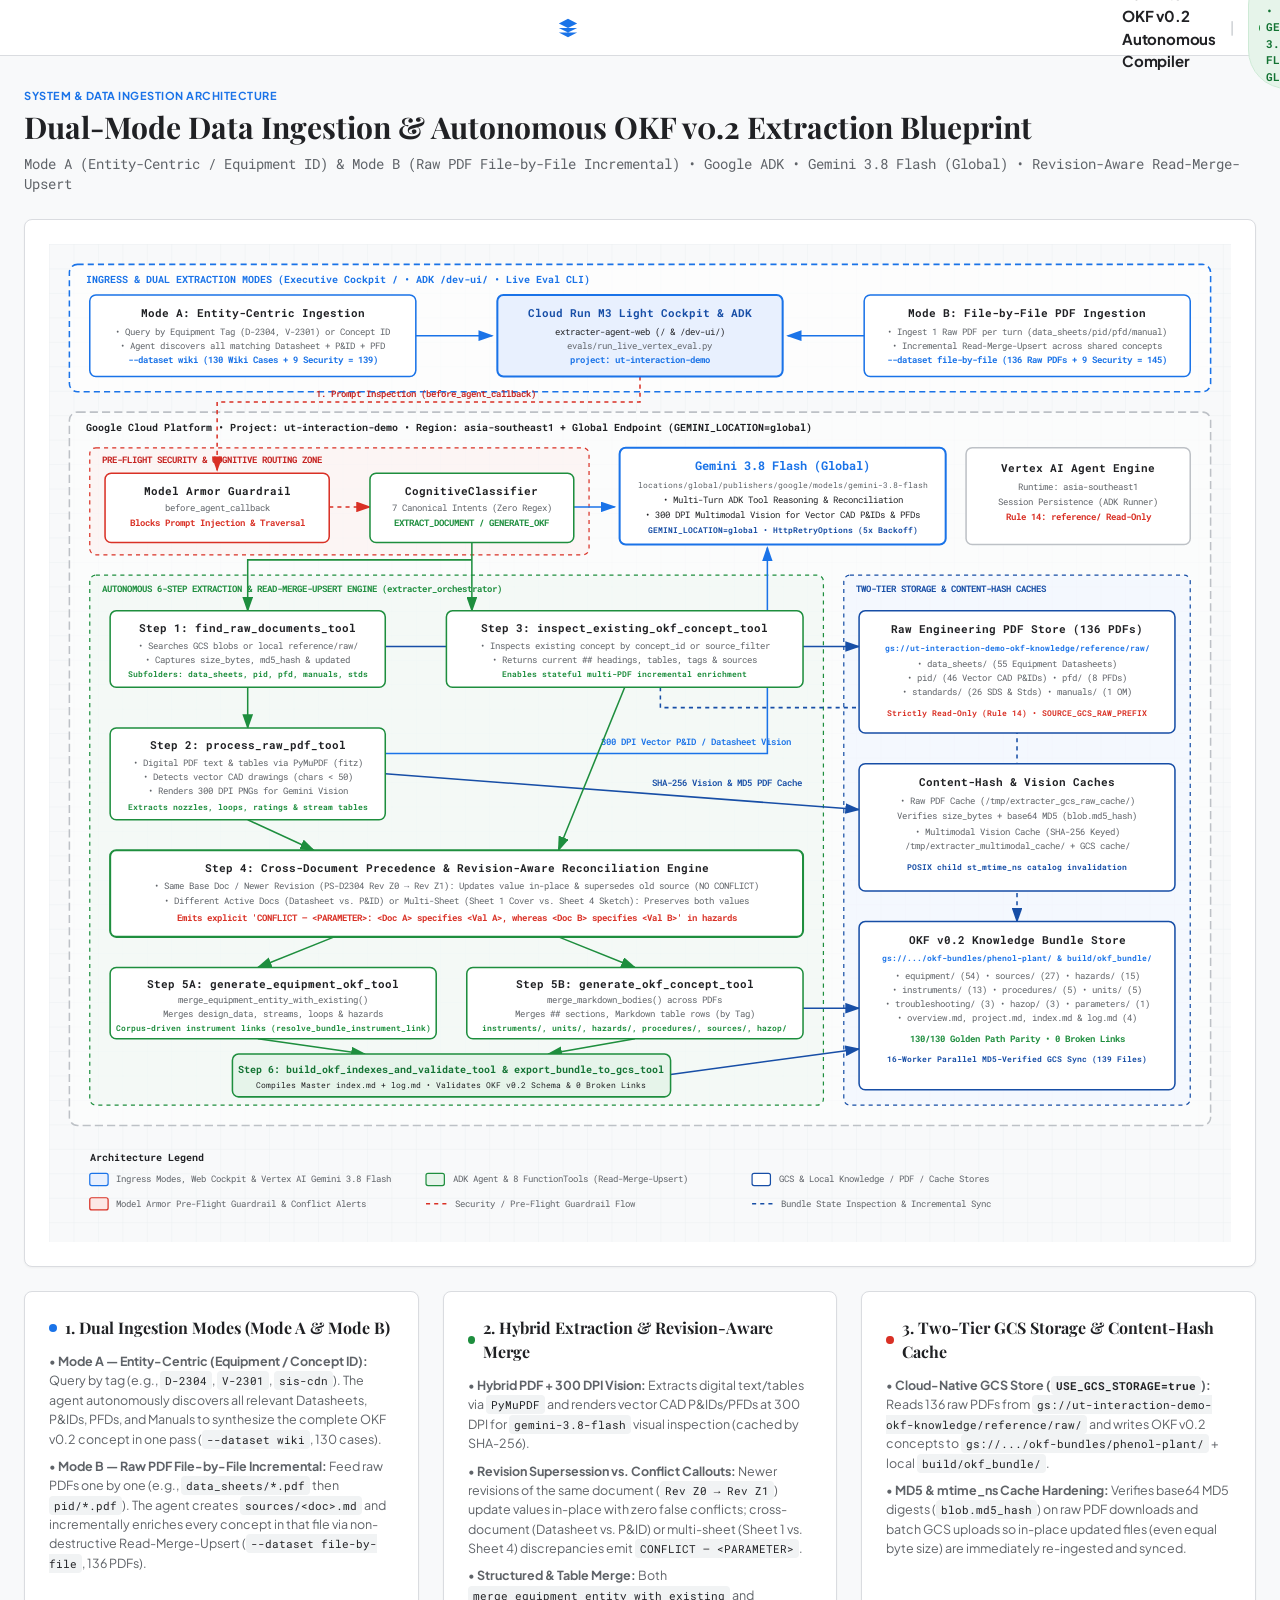
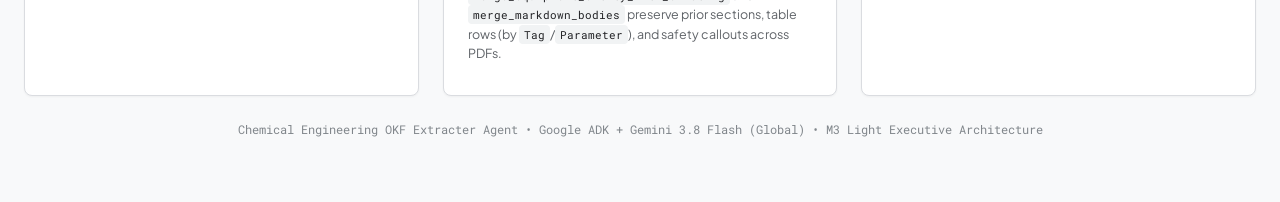
<file: docs/data-ingestion-architecture.html>
<!DOCTYPE html>
<html lang="en">
<head>
  <meta charset="UTF-8">
  <meta name="viewport" content="width=device-width, initial-scale=1.0">
  <title>OKF Extracter Agent — Dual-Mode Data Ingestion &amp; Extraction Architecture</title>
  <link rel="preconnect" href="https://fonts.googleapis.com">
  <link rel="preconnect" href="https://fonts.gstatic.com" crossorigin>
  <link href="https://fonts.googleapis.com/css2?family=Playfair+Display:ital,wght@0,600;0,700;1,600&family=Plus+Jakarta+Sans:wght@400;500;600;700;800&family=Inter:wght@400;500;600;700&family=Roboto+Mono:ital,wght@0,400;0,500;0,600;0,700;1,400&display=swap" rel="stylesheet">
  <style>
    :root {
      --m3-canvas: #F8F9FA;
      --m3-surface: #FFFFFF;
      --m3-surface-subtle: #F1F3F4;
      --m3-surface-variant: #E8EAED;
      --m3-border: #DADCE0;
      --m3-border-subtle: #ECEFF1;
      --m3-border-strong: #BDC1C6;
      --m3-primary: #1A73E8;
      --m3-primary-hover: #1557B0;
      --m3-primary-container: #E8F0FE;
      --m3-on-primary-container: #174EA6;
      --m3-critical: #D93025;
      --m3-critical-container: #FCE8E6;
      --m3-on-critical: #C5221F;
      --m3-success: #1E8E3E;
      --m3-success-container: #E6F4EA;
      --m3-text-primary: #202124;
      --m3-text-secondary: #5F6368;
      --m3-text-tertiary: #80868B;
      --font-serif: 'Playfair Display', Georgia, serif;
      --font-sans: 'Plus Jakarta Sans', 'Inter', -apple-system, BlinkMacSystemFont, sans-serif;
      --font-mono: 'Roboto Mono', monospace;
      --shadow-xs: 0 1px 2px rgba(60,64,67,0.05);
      --shadow-sm: 0 1px 3px rgba(60,64,67,0.08), 0 1px 2px rgba(60,64,67,0.04);
      --radius-sm: 6px;
      --radius-md: 8px;
      --radius-lg: 12px;
      --radius-full: 9999px;
      --sp-1: 8px;
      --sp-2: 16px;
      --sp-3: 24px;
      --sp-4: 32px;
    }

    * { box-sizing: border-box; margin: 0; padding: 0; }

    body {
      background-color: var(--m3-canvas);
      color: var(--m3-text-primary);
      font-family: var(--font-sans);
      line-height: 1.5;
      min-height: 100vh;
      -webkit-font-smoothing: antialiased;
    }

    header.app-header {
      background-color: var(--m3-surface);
      border-bottom: 1px solid var(--m3-border);
      height: 56px;
      padding: 0 28px;
      display: flex;
      align-items: center;
      justify-content: space-between;
      position: sticky;
      top: 0;
      z-index: 200;
    }

    .brand-cluster { display: flex; align-items: center; gap: 14px; }
    .brand-logo-icon { width: 22px; height: 22px; color: var(--m3-primary); }
    .brand-title { font-size: 15px; font-weight: 700; letter-spacing: -0.2px; }
    .header-sep { color: var(--m3-border-strong); font-size: 14px; }
    .header-sys-badge {
      display: inline-flex; align-items: center; gap: 6px;
      background: var(--m3-success-container); color: #137333; border: 1px solid #CEEAD6;
      border-radius: var(--radius-full); padding: 3px 10px;
      font-size: 11px; font-family: var(--font-mono); font-weight: 700; letter-spacing: 0.3px;
    }
    .sys-dot-live { width: 6px; height: 6px; border-radius: 50%; background: var(--m3-success); }

    .btn {
      display: inline-flex; align-items: center; justify-content: center; gap: 8px;
      padding: 8px 16px; border-radius: var(--radius-sm);
      font-family: var(--font-sans); font-size: 13px; font-weight: 600;
      cursor: pointer; border: 1px solid var(--m3-border);
      background: var(--m3-surface); color: var(--m3-text-primary);
      transition: all 0.15s; text-decoration: none;
    }
    .btn:hover { background-color: var(--m3-surface-subtle); }
    .btn-primary { background: var(--m3-primary); color: #fff; border-color: var(--m3-primary); }
    .btn-primary:hover { background: var(--m3-primary-hover); }

    .container {
      margin: 0 auto;
      max-width: 1280px;
      padding: var(--sp-4) var(--sp-3) 64px var(--sp-3);
    }

    .eyebrow {
      font-size: 11px; font-weight: 700; color: var(--m3-primary);
      letter-spacing: 0.5px; text-transform: uppercase; margin-bottom: 4px;
    }

    h1 {
      font-family: var(--font-serif);
      font-size: 30px;
      font-weight: 700;
      line-height: 1.25;
      margin-bottom: 8px;
      color: var(--m3-text-primary);
    }

    .subtitle {
      color: var(--m3-text-secondary);
      font-size: 13.5px;
      margin-bottom: var(--sp-3);
      font-family: var(--font-mono);
    }

    .diagram-container {
      background: var(--m3-surface);
      border: 1px solid var(--m3-border);
      border-radius: var(--radius-md);
      box-shadow: var(--shadow-xs);
      overflow-x: auto;
      padding: var(--sp-3);
    }

    svg {
      display: block;
      min-width: 1080px;
      width: 100%;
      font-family: var(--font-mono);
    }

    .cards {
      display: grid;
      gap: var(--sp-3);
      grid-template-columns: repeat(3, 1fr);
      margin-top: var(--sp-3);
    }

    .card {
      background: var(--m3-surface);
      border: 1px solid var(--m3-border);
      border-radius: var(--radius-md);
      padding: var(--sp-3);
      box-shadow: var(--shadow-xs);
    }

    .card-header {
      align-items: center;
      display: flex;
      gap: 8px;
      margin-bottom: 12px;
    }

    .card-dot {
      border-radius: 50%;
      height: 8px;
      width: 8px;
    }

    .card-dot.blue { background: var(--m3-primary); }
    .card-dot.green { background: var(--m3-success); }
    .card-dot.red { background: var(--m3-critical); }

    .card h3 {
      font-family: var(--font-serif);
      font-size: 16px;
      font-weight: 700;
      color: var(--m3-text-primary);
    }

    .card ul {
      color: var(--m3-text-secondary);
      font-size: 12.5px;
      line-height: 1.55;
      list-style: none;
    }

    .card li { margin-bottom: 8px; }
    .card code {
      font-family: var(--font-mono);
      font-size: 11px;
      background: var(--m3-surface-subtle);
      padding: 2px 5px;
      border-radius: 4px;
      color: var(--m3-text-primary);
    }

    .footer {
      color: var(--m3-text-tertiary);
      font-size: 12px;
      font-family: var(--font-mono);
      margin-top: var(--sp-3);
      text-align: center;
    }

    @media (max-width: 960px) {
      .cards { grid-template-columns: 1fr; }
    }
  </style>
</head>
<body>
  <header class="app-header">
    <div class="brand-cluster">
      <svg class="brand-logo-icon" viewBox="0 0 24 24" fill="currentColor">
        <path d="M12 2L2 7l10 5 10-5-10-5zM2 17l10 5 10-5M2 12l10 5 10-5"/>
      </svg>
      <span class="brand-title">P&amp;ID-to-OKF v0.2 Autonomous Compiler</span>
      <span class="header-sep">|</span>
      <div class="header-sys-badge"><span class="sys-dot-live"></span><span>SYS: ONLINE &bull; GEMINI 3.8 FLASH GLOBAL</span></div>
    </div>
    <div style="display:flex; gap:12px;">
      <a class="btn" href="/">Back to Executive Cockpit</a>
      <a class="btn btn-primary" href="/dev-ui/?app=extracter_agent">Open ADK Dev UI &rsaquo;</a>
    </div>
  </header>

  <div class="container">
    <div class="eyebrow">System &amp; Data Ingestion Architecture</div>
    <h1>Dual-Mode Data Ingestion &amp; Autonomous OKF v0.2 Extraction Blueprint</h1>
    <p class="subtitle">Mode A (Entity-Centric / Equipment ID) &amp; Mode B (Raw PDF File-by-File Incremental) &bull; Google ADK &bull; Gemini 3.8 Flash (Global) &bull; Revision-Aware Read-Merge-Upsert</p>

    <div class="diagram-container">
      <svg viewBox="0 0 1160 980" role="img" aria-label="Dual-mode data ingestion and OKF v0.2 extraction architecture">
        <defs>
          <marker id="arrow-blue" markerWidth="10" markerHeight="7" refX="9" refY="3.5" orient="auto">
            <polygon points="0 0, 10 3.5, 0 7" fill="#1A73E8" />
          </marker>
          <marker id="arrow-green" markerWidth="10" markerHeight="7" refX="9" refY="3.5" orient="auto">
            <polygon points="0 0, 10 3.5, 0 7" fill="#1E8E3E" />
          </marker>
          <marker id="arrow-navy" markerWidth="10" markerHeight="7" refX="9" refY="3.5" orient="auto">
            <polygon points="0 0, 10 3.5, 0 7" fill="#174EA6" />
          </marker>
          <marker id="arrow-red" markerWidth="10" markerHeight="7" refX="9" refY="3.5" orient="auto">
            <polygon points="0 0, 10 3.5, 0 7" fill="#D93025" />
          </marker>
          <pattern id="grid" width="24" height="24" patternUnits="userSpaceOnUse">
            <path d="M 24 0 L 0 0 0 24" fill="none" stroke="#ECEFF1" stroke-width="1"/>
          </pattern>
        </defs>

        <!-- Background Grid -->
        <rect width="100%" height="100%" fill="#F8F9FA" />
        <rect width="100%" height="100%" fill="url(#grid)" />

        <!-- 1. BOUNDARY BOXES -->
        <rect x="20" y="20" width="1120" height="125" rx="8" fill="#FFFFFF" fill-opacity="0.7" stroke="#1A73E8" stroke-width="1.5" stroke-dasharray="6,4"/>
        <text x="36" y="38" fill="#1A73E8" font-size="10" font-weight="700">INGRESS &amp; DUAL EXTRACTION MODES (Executive Cockpit / &bull; ADK /dev-ui/ &bull; Live Eval CLI)</text>

        <rect x="20" y="165" width="1120" height="700" rx="8" fill="#FFFFFF" fill-opacity="0.55" stroke="#BDC1C6" stroke-width="1.5" stroke-dasharray="8,4"/>
        <text x="36" y="184" fill="#202124" font-size="10" font-weight="700">Google Cloud Platform &bull; Project: ut-interaction-demo &bull; Region: asia-southeast1 + Global Endpoint (GEMINI_LOCATION=global)</text>

        <rect x="40" y="200" width="490" height="105" rx="6" fill="#FCE8E6" fill-opacity="0.35" stroke="#D93025" stroke-width="1.2" stroke-dasharray="4,4"/>
        <text x="52" y="215" fill="#C5221F" font-size="8.5" font-weight="700">PRE-FLIGHT SECURITY &amp; COGNITIVE ROUTING ZONE</text>

        <rect x="40" y="325" width="720" height="520" rx="6" fill="#E6F4EA" fill-opacity="0.35" stroke="#1E8E3E" stroke-width="1.2" stroke-dasharray="4,4"/>
        <text x="52" y="342" fill="#1E8E3E" font-size="9" font-weight="700">AUTONOMOUS 6-STEP EXTRACTION &amp; READ-MERGE-UPSERT ENGINE (extracter_orchestrator)</text>

        <rect x="780" y="325" width="340" height="520" rx="6" fill="#E8F0FE" fill-opacity="0.4" stroke="#174EA6" stroke-width="1.2" stroke-dasharray="4,4"/>
        <text x="792" y="342" fill="#174EA6" font-size="9" font-weight="700">TWO-TIER STORAGE &amp; CONTENT-HASH CACHES</text>

        <!-- 2. CONNECTION ARROWS -->
        <line x1="360" y1="90" x2="435" y2="90" stroke="#1A73E8" stroke-width="1.5" marker-end="url(#arrow-blue)"/>
        <line x1="800" y1="90" x2="725" y2="90" stroke="#1A73E8" stroke-width="1.5" marker-end="url(#arrow-blue)"/>

        <path d="M 580 130 L 580 155 L 165 155 L 165 222" fill="none" stroke="#D93025" stroke-width="1.5" stroke-dasharray="4,4" marker-end="url(#arrow-red)"/>
        <text x="370" y="150" fill="#C5221F" font-size="8.5" font-weight="600" text-anchor="middle">1. Prompt Inspection (before_agent_callback)</text>

        <line x1="275" y1="258" x2="315" y2="258" stroke="#D93025" stroke-width="1.5" stroke-dasharray="4,4" marker-end="url(#arrow-red)"/>
        <line x1="515" y1="258" x2="555" y2="258" stroke="#1A73E8" stroke-width="1.5" marker-end="url(#arrow-blue)"/>

        <path d="M 415 292 L 415 360" fill="none" stroke="#1E8E3E" stroke-width="1.5" marker-end="url(#arrow-green)"/>
        <path d="M 415 310 L 195 310 L 195 360" fill="none" stroke="#1E8E3E" stroke-width="1.5" marker-end="url(#arrow-green)"/>

        <path d="M 330 395 L 795 395" fill="none" stroke="#174EA6" stroke-width="1.5" marker-end="url(#arrow-navy)"/>
        <text x="650" y="388" fill="#174EA6" font-size="8.5" font-weight="600" text-anchor="middle">List Blobs &amp; MD5 Digest</text>

        <line x1="195" y1="435" x2="195" y2="475" stroke="#1E8E3E" stroke-width="1.5" marker-end="url(#arrow-green)"/>

        <path d="M 600 435 L 600 455 L 950 455 L 950 665" fill="none" stroke="#174EA6" stroke-width="1.5" stroke-dasharray="4,4" marker-end="url(#arrow-navy)"/>

        <line x1="330" y1="520" x2="795" y2="555" stroke="#174EA6" stroke-width="1.5" marker-end="url(#arrow-navy)"/>
        <text x="665" y="532" fill="#174EA6" font-size="8.5" font-weight="600" text-anchor="middle">SHA-256 Vision &amp; MD5 PDF Cache</text>

        <path d="M 330 500 L 705 500 L 705 298" fill="none" stroke="#1A73E8" stroke-width="1.5" marker-end="url(#arrow-blue)"/>
        <text x="635" y="492" fill="#1A73E8" font-size="8.5" font-weight="600" text-anchor="middle">300 DPI Vector P&amp;ID / Datasheet Vision</text>

        <line x1="195" y1="565" x2="260" y2="595" stroke="#1E8E3E" stroke-width="1.5" marker-end="url(#arrow-green)"/>
        <line x1="565" y1="435" x2="500" y2="595" stroke="#1E8E3E" stroke-width="1.5" marker-end="url(#arrow-green)"/>

        <line x1="280" y1="680" x2="205" y2="710" stroke="#1E8E3E" stroke-width="1.5" marker-end="url(#arrow-green)"/>
        <line x1="500" y1="680" x2="575" y2="710" stroke="#1E8E3E" stroke-width="1.5" marker-end="url(#arrow-green)"/>

        <line x1="205" y1="780" x2="310" y2="795" stroke="#1E8E3E" stroke-width="1.5" marker-end="url(#arrow-green)"/>
        <line x1="575" y1="780" x2="490" y2="795" stroke="#1E8E3E" stroke-width="1.5" marker-end="url(#arrow-green)"/>

        <line x1="740" y1="750" x2="795" y2="750" stroke="#174EA6" stroke-width="1.5" marker-end="url(#arrow-navy)"/>
        <line x1="610" y1="815" x2="795" y2="790" stroke="#174EA6" stroke-width="1.5" marker-end="url(#arrow-navy)"/>

        <!-- 3. COMPONENT BOXES -->
        <!-- Mode A Box -->
        <rect x="40" y="50" width="320" height="80" rx="6" fill="#FFFFFF" stroke="#1A73E8" stroke-width="1.5"/>
        <text x="200" y="72" fill="#202124" font-size="11" font-weight="700" text-anchor="middle">Mode A: Entity-Centric Ingestion</text>
        <text x="200" y="89" fill="#5F6368" font-size="8.5" text-anchor="middle">&bull; Query by Equipment Tag (D-2304, V-2301) or Concept ID</text>
        <text x="200" y="103" fill="#5F6368" font-size="8.5" text-anchor="middle">&bull; Agent discovers all matching Datasheet + P&amp;ID + PFD</text>
        <text x="200" y="117" fill="#1A73E8" font-size="8.5" font-weight="700" text-anchor="middle">--dataset wiki (130 Wiki Cases + 9 Security = 139)</text>

        <!-- Ingress Router -->
        <rect x="440" y="50" width="280" height="80" rx="6" fill="#E8F0FE" stroke="#1A73E8" stroke-width="2"/>
        <text x="580" y="72" fill="#174EA6" font-size="11" font-weight="700" text-anchor="middle">Cloud Run M3 Light Cockpit &amp; ADK</text>
        <text x="580" y="89" fill="#202124" font-size="8.5" text-anchor="middle">extracter-agent-web (/ &amp; /dev-ui/)</text>
        <text x="580" y="103" fill="#5F6368" font-size="8.5" text-anchor="middle">evals/run_live_vertex_eval.py</text>
        <text x="580" y="117" fill="#1A73E8" font-size="8.5" font-weight="700" text-anchor="middle">project: ut-interaction-demo</text>

        <!-- Mode B Box -->
        <rect x="800" y="50" width="320" height="80" rx="6" fill="#FFFFFF" stroke="#1A73E8" stroke-width="1.5"/>
        <text x="960" y="72" fill="#202124" font-size="11" font-weight="700" text-anchor="middle">Mode B: File-by-File PDF Ingestion</text>
        <text x="960" y="89" fill="#5F6368" font-size="8.5" text-anchor="middle">&bull; Ingest 1 Raw PDF per turn (data_sheets/pid/pfd/manual)</text>
        <text x="960" y="103" fill="#5F6368" font-size="8.5" text-anchor="middle">&bull; Incremental Read-Merge-Upsert across shared concepts</text>
        <text x="960" y="117" fill="#1A73E8" font-size="8.5" font-weight="700" text-anchor="middle">--dataset file-by-file (136 Raw PDFs + 9 Security = 145)</text>

        <!-- Security Guardrail Box -->
        <rect x="55" y="225" width="220" height="68" rx="6" fill="#FFFFFF" stroke="#D93025" stroke-width="1.5"/>
        <text x="165" y="246" fill="#202124" font-size="11" font-weight="700" text-anchor="middle">Model Armor Guardrail</text>
        <text x="165" y="262" fill="#5F6368" font-size="8.5" text-anchor="middle">before_agent_callback</text>
        <text x="165" y="277" fill="#D93025" font-size="8.5" font-weight="700" text-anchor="middle">Blocks Prompt Injection &amp; Traversal</text>

        <!-- Cognitive Classifier Box -->
        <rect x="315" y="225" width="200" height="68" rx="6" fill="#FFFFFF" stroke="#1E8E3E" stroke-width="1.5"/>
        <text x="415" y="246" fill="#202124" font-size="11" font-weight="700" text-anchor="middle">CognitiveClassifier</text>
        <text x="415" y="262" fill="#5F6368" font-size="8.5" text-anchor="middle">7 Canonical Intents (Zero Regex)</text>
        <text x="415" y="277" fill="#1E8E3E" font-size="8.5" font-weight="700" text-anchor="middle">EXTRACT_DOCUMENT / GENERATE_OKF</text>

        <!-- Gemini 3.8 Flash Global Box -->
        <rect x="560" y="200" width="320" height="95" rx="6" fill="#FFFFFF" stroke="#1A73E8" stroke-width="2"/>
        <text x="720" y="222" fill="#1A73E8" font-size="12" font-weight="700" text-anchor="middle">Gemini 3.8 Flash (Global)</text>
        <text x="720" y="239" fill="#5F6368" font-size="8" text-anchor="middle">locations/global/publishers/google/models/gemini-3.8-flash</text>
        <text x="720" y="254" fill="#202124" font-size="8.5" text-anchor="middle">&bull; Multi-Turn ADK Tool Reasoning &amp; Reconciliation</text>
        <text x="720" y="269" fill="#202124" font-size="8.5" text-anchor="middle">&bull; 300 DPI Multimodal Vision for Vector CAD P&amp;IDs &amp; PFDs</text>
        <text x="720" y="284" fill="#174EA6" font-size="8" font-weight="700" text-anchor="middle">GEMINI_LOCATION=global &bull; HttpRetryOptions (5x Backoff)</text>

        <!-- Vertex AI Session Service Box -->
        <rect x="900" y="200" width="220" height="95" rx="6" fill="#FFFFFF" stroke="#BDC1C6" stroke-width="1.5"/>
        <text x="1010" y="224" fill="#202124" font-size="11" font-weight="700" text-anchor="middle">Vertex AI Agent Engine</text>
        <text x="1010" y="241" fill="#5F6368" font-size="8.5" text-anchor="middle">Runtime: asia-southeast1</text>
        <text x="1010" y="256" fill="#5F6368" font-size="8.5" text-anchor="middle">Session Persistence (ADK Runner)</text>
        <text x="1010" y="271" fill="#D93025" font-size="8.5" font-weight="700" text-anchor="middle">Rule 14: reference/ Read-Only</text>

        <!-- Step 1: find_raw_documents_tool -->
        <rect x="60" y="360" width="270" height="75" rx="6" fill="#FFFFFF" stroke="#1E8E3E" stroke-width="1.5"/>
        <text x="195" y="381" fill="#202124" font-size="11" font-weight="700" text-anchor="middle">Step 1: find_raw_documents_tool</text>
        <text x="195" y="397" fill="#5F6368" font-size="8.5" text-anchor="middle">&bull; Searches GCS blobs or local reference/raw/</text>
        <text x="195" y="411" fill="#5F6368" font-size="8.5" text-anchor="middle">&bull; Captures size_bytes, md5_hash &amp; updated</text>
        <text x="195" y="425" fill="#1E8E3E" font-size="8" font-weight="700" text-anchor="middle">Subfolders: data_sheets, pid, pfd, manuals, stds</text>

        <!-- Step 3: inspect_existing_okf_concept_tool -->
        <rect x="390" y="360" width="350" height="75" rx="6" fill="#FFFFFF" stroke="#1E8E3E" stroke-width="1.5"/>
        <text x="565" y="381" fill="#202124" font-size="11" font-weight="700" text-anchor="middle">Step 3: inspect_existing_okf_concept_tool</text>
        <text x="565" y="397" fill="#5F6368" font-size="8.5" text-anchor="middle">&bull; Inspects existing concept by concept_id or source_filter</text>
        <text x="565" y="411" fill="#5F6368" font-size="8.5" text-anchor="middle">&bull; Returns current ## headings, tables, tags &amp; sources</text>
        <text x="565" y="425" fill="#1E8E3E" font-size="8" font-weight="700" text-anchor="middle">Enables stateful multi-PDF incremental enrichment</text>

        <!-- Step 2: process_raw_pdf_tool -->
        <rect x="60" y="475" width="270" height="90" rx="6" fill="#FFFFFF" stroke="#1E8E3E" stroke-width="1.5"/>
        <text x="195" y="496" fill="#202124" font-size="11" font-weight="700" text-anchor="middle">Step 2: process_raw_pdf_tool</text>
        <text x="195" y="512" fill="#5F6368" font-size="8.5" text-anchor="middle">&bull; Digital PDF text &amp; tables via PyMuPDF (fitz)</text>
        <text x="195" y="526" fill="#5F6368" font-size="8.5" text-anchor="middle">&bull; Detects vector CAD drawings (chars &lt; 50)</text>
        <text x="195" y="540" fill="#5F6368" font-size="8.5" text-anchor="middle">&bull; Renders 300 DPI PNGs for Gemini Vision</text>
        <text x="195" y="555" fill="#1E8E3E" font-size="8" font-weight="700" text-anchor="middle">Extracts nozzles, loops, ratings &amp; stream tables</text>

        <!-- Step 4: Revision-Aware Reconciliation & Precedence Engine -->
        <rect x="60" y="595" width="680" height="85" rx="6" fill="#FFFFFF" stroke="#1E8E3E" stroke-width="2"/>
        <text x="400" y="616" fill="#202124" font-size="11" font-weight="700" text-anchor="middle">Step 4: Cross-Document Precedence &amp; Revision-Aware Reconciliation Engine</text>
        <text x="400" y="633" fill="#5F6368" font-size="8.5" text-anchor="middle">&bull; Same Base Doc / Newer Revision (PS-D2304 Rev Z0 &rarr; Rev Z1): Updates value in-place &amp; supersedes old source (NO CONFLICT)</text>
        <text x="400" y="648" fill="#5F6368" font-size="8.5" text-anchor="middle">&bull; Different Active Docs (Datasheet vs. P&amp;ID) or Multi-Sheet (Sheet 1 Cover vs. Sheet 4 Sketch): Preserves both values</text>
        <text x="400" y="664" fill="#D93025" font-size="8.5" font-weight="700" text-anchor="middle">Emits explicit 'CONFLICT &mdash; &lt;PARAMETER&gt;: &lt;Doc A&gt; specifies &lt;Val A&gt;, whereas &lt;Doc B&gt; specifies &lt;Val B&gt;' in hazards</text>

        <!-- Step 5A: generate_equipment_okf_tool -->
        <rect x="60" y="710" width="320" height="70" rx="6" fill="#FFFFFF" stroke="#1E8E3E" stroke-width="1.5"/>
        <text x="220" y="730" fill="#202124" font-size="10.5" font-weight="700" text-anchor="middle">Step 5A: generate_equipment_okf_tool</text>
        <text x="220" y="745" fill="#5F6368" font-size="8.5" text-anchor="middle">merge_equipment_entity_with_existing()</text>
        <text x="220" y="759" fill="#5F6368" font-size="8.5" text-anchor="middle">Merges design_data, streams, loops &amp; hazards</text>
        <text x="220" y="772" fill="#1E8E3E" font-size="7.5" font-weight="700" text-anchor="middle">Corpus-driven instrument links (resolve_bundle_instrument_link)</text>

        <!-- Step 5B: generate_okf_concept_tool -->
        <rect x="410" y="710" width="330" height="70" rx="6" fill="#FFFFFF" stroke="#1E8E3E" stroke-width="1.5"/>
        <text x="575" y="730" fill="#202124" font-size="10.5" font-weight="700" text-anchor="middle">Step 5B: generate_okf_concept_tool</text>
        <text x="575" y="745" fill="#5F6368" font-size="8.5" text-anchor="middle">merge_markdown_bodies() across PDFs</text>
        <text x="575" y="759" fill="#5F6368" font-size="8.5" text-anchor="middle">Merges ## sections, Markdown table rows (by Tag)</text>
        <text x="575" y="772" fill="#1E8E3E" font-size="7.5" font-weight="700" text-anchor="middle">instruments/, units/, hazards/, procedures/, sources/, hazop/</text>

        <!-- Step 6: build_okf_indexes_and_validate_tool -->
        <rect x="180" y="795" width="430" height="42" rx="6" fill="#E6F4EA" stroke="#1E8E3E" stroke-width="1.5"/>
        <text x="395" y="814" fill="#137333" font-size="10" font-weight="700" text-anchor="middle">Step 6: build_okf_indexes_and_validate_tool &amp; export_bundle_to_gcs_tool</text>
        <text x="395" y="828" fill="#202124" font-size="8" text-anchor="middle">Compiles Master index.md + log.md &bull; Validates OKF v0.2 Schema &amp; 0 Broken Links</text>

        <!-- Storage Box 1: Raw PDF Store -->
        <rect x="795" y="360" width="310" height="120" rx="6" fill="#FFFFFF" stroke="#174EA6" stroke-width="1.5"/>
        <text x="950" y="382" fill="#202124" font-size="11" font-weight="700" text-anchor="middle">Raw Engineering PDF Store (136 PDFs)</text>
        <text x="950" y="399" fill="#1A73E8" font-size="8" font-weight="700" text-anchor="middle">gs://ut-interaction-demo-okf-knowledge/reference/raw/</text>
        <text x="950" y="415" fill="#5F6368" font-size="8.5" text-anchor="middle">&bull; data_sheets/ (55 Equipment Datasheets)</text>
        <text x="950" y="429" fill="#5F6368" font-size="8.5" text-anchor="middle">&bull; pid/ (46 Vector CAD P&amp;IDs) &bull; pfd/ (8 PFDs)</text>
        <text x="950" y="443" fill="#5F6368" font-size="8.5" text-anchor="middle">&bull; standards/ (26 SDS &amp; Stds) &bull; manuals/ (1 OM)</text>
        <text x="950" y="463" fill="#D93025" font-size="7.5" font-weight="700" text-anchor="middle">Strictly Read-Only (Rule 14) &bull; SOURCE_GCS_RAW_PREFIX</text>

        <!-- Storage Box 2: Content-Hash & Multimodal Caches -->
        <rect x="795" y="510" width="310" height="125" rx="6" fill="#FFFFFF" stroke="#174EA6" stroke-width="1.5"/>
        <text x="950" y="532" fill="#202124" font-size="11" font-weight="700" text-anchor="middle">Content-Hash &amp; Vision Caches</text>
        <text x="950" y="550" fill="#5F6368" font-size="8.5" text-anchor="middle">&bull; Raw PDF Cache (/tmp/extracter_gcs_raw_cache/)</text>
        <text x="950" y="564" fill="#5F6368" font-size="8.5" text-anchor="middle">  Verifies size_bytes + base64 MD5 (blob.md5_hash)</text>
        <text x="950" y="580" fill="#5F6368" font-size="8.5" text-anchor="middle">&bull; Multimodal Vision Cache (SHA-256 Keyed)</text>
        <text x="950" y="594" fill="#5F6368" font-size="8.5" text-anchor="middle">  /tmp/extracter_multimodal_cache/ + GCS cache/</text>
        <text x="950" y="614" fill="#174EA6" font-size="7.5" font-weight="700" text-anchor="middle">POSIX child st_mtime_ns catalog invalidation</text>

        <!-- Storage Box 3: Output OKF v0.2 Knowledge Bundle -->
        <rect x="795" y="665" width="310" height="165" rx="6" fill="#FFFFFF" stroke="#174EA6" stroke-width="1.5"/>
        <text x="950" y="687" fill="#202124" font-size="11" font-weight="700" text-anchor="middle">OKF v0.2 Knowledge Bundle Store</text>
        <text x="950" y="704" fill="#1A73E8" font-size="8" font-weight="700" text-anchor="middle">gs://.../okf-bundles/phenol-plant/ &amp; build/okf_bundle/</text>
        <text x="950" y="721" fill="#5F6368" font-size="8.5" text-anchor="middle">&bull; equipment/ (54) &bull; sources/ (27) &bull; hazards/ (15)</text>
        <text x="950" y="735" fill="#5F6368" font-size="8.5" text-anchor="middle">&bull; instruments/ (13) &bull; procedures/ (5) &bull; units/ (5)</text>
        <text x="950" y="749" fill="#5F6368" font-size="8.5" text-anchor="middle">&bull; troubleshooting/ (3) &bull; hazop/ (3) &bull; parameters/ (1)</text>
        <text x="950" y="763" fill="#5F6368" font-size="8.5" text-anchor="middle">&bull; overview.md, project.md, index.md &amp; log.md (4)</text>
        <text x="950" y="783" fill="#1E8E3E" font-size="8.5" font-weight="700" text-anchor="middle">130/130 Golden Path Parity &bull; 0 Broken Links</text>
        <text x="950" y="803" fill="#174EA6" font-size="7.5" font-weight="700" text-anchor="middle">16-Worker Parallel MD5-Verified GCS Sync (139 Files)</text>

        <!-- 4. LEGEND -->
        <text x="40" y="900" fill="#202124" font-size="10" font-weight="700">Architecture Legend</text>

        <rect x="40" y="912" width="18" height="12" rx="2" fill="#E8F0FE" stroke="#1A73E8" stroke-width="1.2"/>
        <text x="66" y="921" fill="#5F6368" font-size="8.5">Ingress Modes, Web Cockpit &amp; Vertex AI Gemini 3.8 Flash</text>

        <rect x="370" y="912" width="18" height="12" rx="2" fill="#E6F4EA" stroke="#1E8E3E" stroke-width="1.2"/>
        <text x="396" y="921" fill="#5F6368" font-size="8.5">ADK Agent &amp; 8 FunctionTools (Read-Merge-Upsert)</text>

        <rect x="690" y="912" width="18" height="12" rx="2" fill="#FFFFFF" stroke="#174EA6" stroke-width="1.2"/>
        <text x="716" y="921" fill="#5F6368" font-size="8.5">GCS &amp; Local Knowledge / PDF / Cache Stores</text>

        <rect x="40" y="936" width="18" height="12" rx="2" fill="#FCE8E6" stroke="#D93025" stroke-width="1.2"/>
        <text x="66" y="945" fill="#5F6368" font-size="8.5">Model Armor Pre-Flight Guardrail &amp; Conflict Alerts</text>

        <line x1="370" y1="942" x2="390" y2="942" stroke="#D93025" stroke-width="1.5" stroke-dasharray="4,4"/>
        <text x="398" y="945" fill="#5F6368" font-size="8.5">Security / Pre-Flight Guardrail Flow</text>

        <line x1="690" y1="942" x2="710" y2="942" stroke="#174EA6" stroke-width="1.5" stroke-dasharray="4,4"/>
        <text x="718" y="945" fill="#5F6368" font-size="8.5">Bundle State Inspection &amp; Incremental Sync</text>
      </svg>
    </div>

    <div class="cards">
      <div class="card">
        <div class="card-header">
          <div class="card-dot blue"></div>
          <h3>1. Dual Ingestion Modes (Mode A &amp; Mode B)</h3>
        </div>
        <ul>
          <li>&bull; <strong>Mode A &mdash; Entity-Centric (Equipment / Concept ID):</strong> Query by tag (e.g., <code>D-2304</code>, <code>V-2301</code>, <code>sis-cdn</code>). The agent autonomously discovers all relevant Datasheets, P&amp;IDs, PFDs, and Manuals to synthesize the complete OKF v0.2 concept in one pass (<code>--dataset wiki</code>, 130 cases).</li>
          <li>&bull; <strong>Mode B &mdash; Raw PDF File-by-File Incremental:</strong> Feed raw PDFs one by one (e.g., <code>data_sheets/*.pdf</code> then <code>pid/*.pdf</code>). The agent creates <code>sources/&lt;doc&gt;.md</code> and incrementally enriches every concept in that file via non-destructive Read-Merge-Upsert (<code>--dataset file-by-file</code>, 136 PDFs).</li>
        </ul>
      </div>

      <div class="card">
        <div class="card-header">
          <div class="card-dot green"></div>
          <h3>2. Hybrid Extraction &amp; Revision-Aware Merge</h3>
        </div>
        <ul>
          <li>&bull; <strong>Hybrid PDF + 300 DPI Vision:</strong> Extracts digital text/tables via <code>PyMuPDF</code> and renders vector CAD P&amp;IDs/PFDs at 300 DPI for <code>gemini-3.8-flash</code> visual inspection (cached by SHA-256).</li>
          <li>&bull; <strong>Revision Supersession vs. Conflict Callouts:</strong> Newer revisions of the same document (<code>Rev Z0 &rarr; Rev Z1</code>) update values in-place with zero false conflicts; cross-document (Datasheet vs. P&amp;ID) or multi-sheet (Sheet 1 vs. Sheet 4) discrepancies emit <code>CONFLICT &mdash; &lt;PARAMETER&gt;</code>.</li>
          <li>&bull; <strong>Structured &amp; Table Merge:</strong> Both <code>merge_equipment_entity_with_existing</code> and <code>merge_markdown_bodies</code> preserve prior sections, table rows (by <code>Tag</code>/<code>Parameter</code>), and safety callouts across PDFs.</li>
        </ul>
      </div>

      <div class="card">
        <div class="card-header">
          <div class="card-dot red"></div>
          <h3>3. Two-Tier GCS Storage &amp; Content-Hash Cache</h3>
        </div>
        <ul>
          <li>&bull; <strong>Cloud-Native GCS Store (<code>USE_GCS_STORAGE=true</code>):</strong> Reads 136 raw PDFs from <code>gs://ut-interaction-demo-okf-knowledge/reference/raw/</code> and writes OKF v0.2 concepts to <code>gs://.../okf-bundles/phenol-plant/</code> + local <code>build/okf_bundle/</code>.</li>
          <li>&bull; <strong>MD5 &amp; mtime_ns Cache Hardening:</strong> Verifies base64 MD5 digests (<code>blob.md5_hash</code>) on raw PDF downloads and batch GCS uploads so in-place updated files (even equal byte size) are immediately re-ingested and synced.</li>
        </ul>
      </div>
    </div>

    <p class="footer">
      Chemical Engineering OKF Extracter Agent &bull; Google ADK + Gemini 3.8 Flash (Global) &bull; M3 Light Executive Architecture
    </p>
  </div>
</body>
</html>
</file>
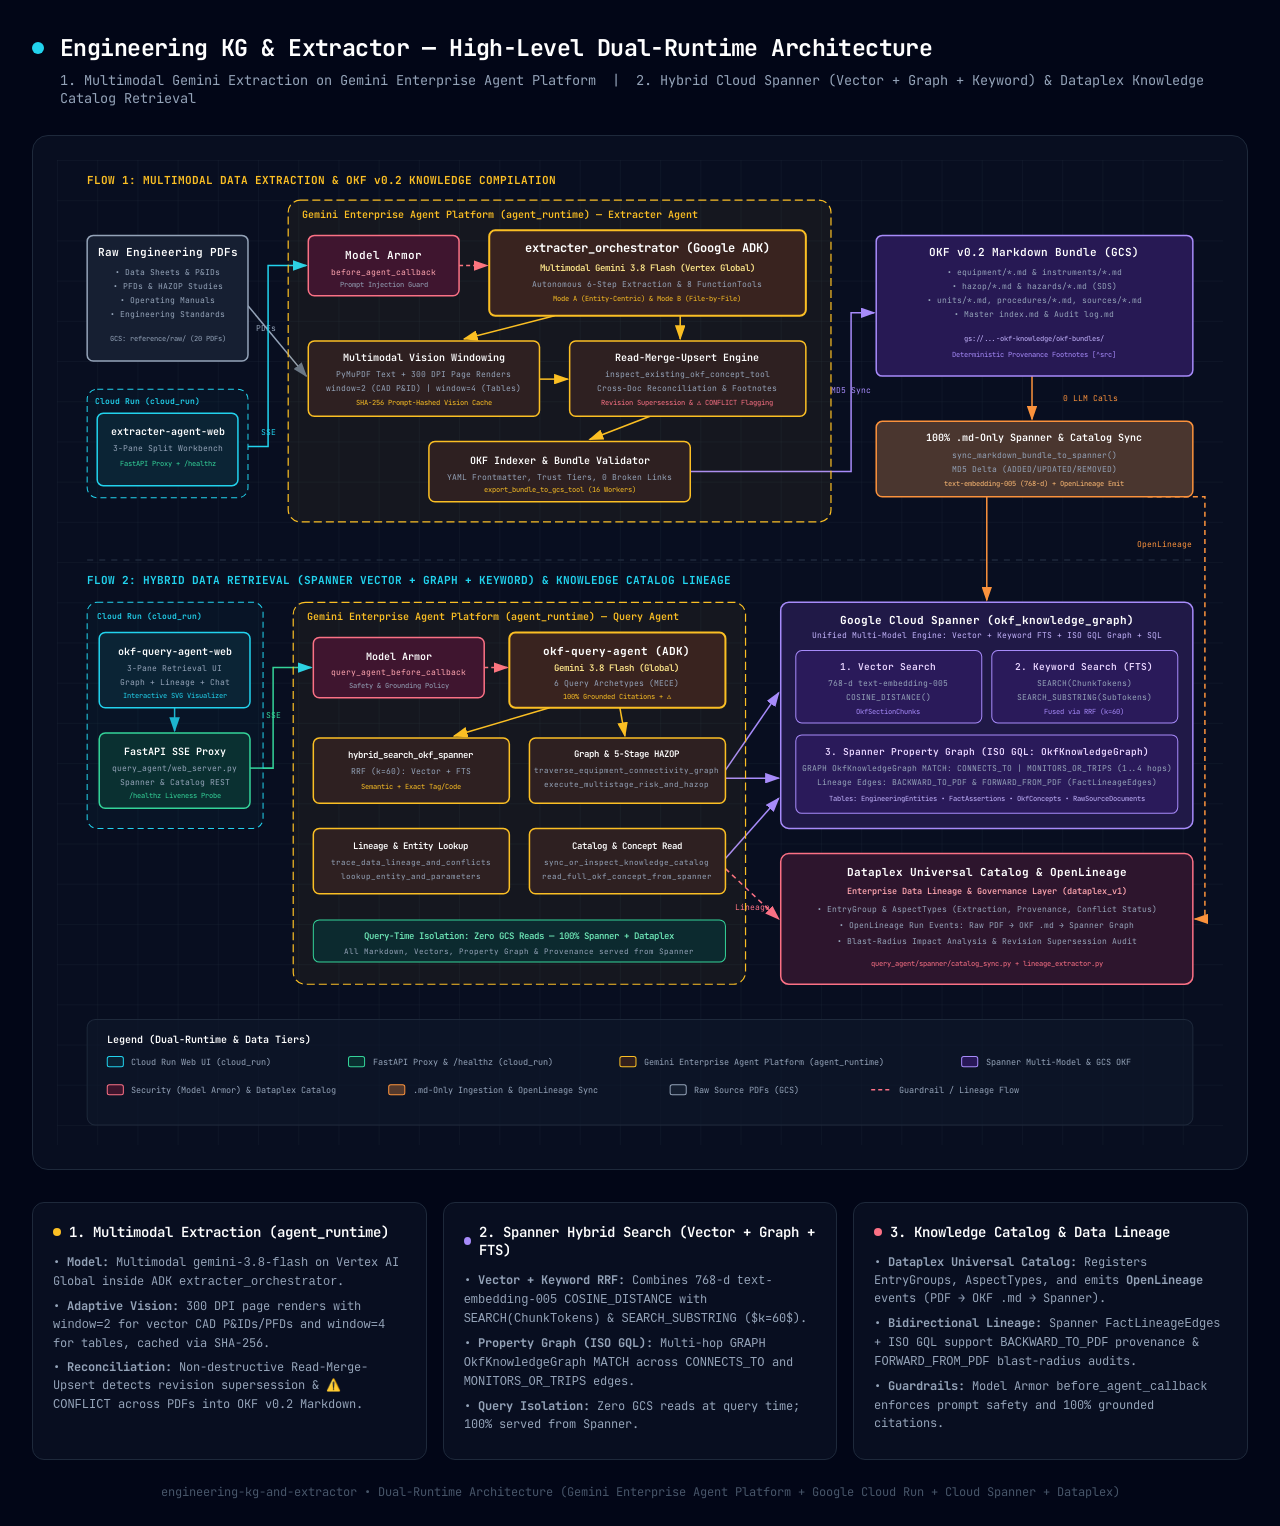
<file: docs/high-level-system-architecture.html>
<!DOCTYPE html>
<html lang="en">
<head>
  <meta charset="UTF-8">
  <meta name="viewport" content="width=device-width, initial-scale=1.0">
  <title>Engineering KG &amp; Extractor — High-Level Dual-Runtime Architecture</title>
  <link href="https://fonts.googleapis.com/css2?family=JetBrains+Mono:wght@400;500;600;700&display=swap" rel="stylesheet">
  <style>
    * {
      box-sizing: border-box;
      margin: 0;
      padding: 0;
    }

    body {
      background: #020617;
      color: #fff;
      font-family: 'JetBrains Mono', monospace;
      min-height: 100vh;
      padding: 2rem;
    }

    .container {
      margin: 0 auto;
      max-width: 1280px;
    }

    .header {
      margin-bottom: 1.75rem;
    }

    .header-row {
      align-items: center;
      display: flex;
      gap: 1rem;
      margin-bottom: 0.5rem;
    }

    .pulse-dot {
      animation: pulse 2s infinite;
      background: #22d3ee;
      border-radius: 50%;
      height: 12px;
      width: 12px;
    }

    @keyframes pulse {
      0%, 100% { opacity: 1; }
      50% { opacity: 0.45; }
    }

    h1 {
      font-size: 1.45rem;
      font-weight: 700;
      letter-spacing: -0.025em;
    }

    .subtitle {
      color: #94a3b8;
      font-size: 0.85rem;
      margin-left: 1.75rem;
    }

    .diagram-container {
      background: rgba(15, 23, 42, 0.5);
      border: 1px solid #1e293b;
      border-radius: 1rem;
      overflow-x: auto;
      padding: 1.5rem;
    }

    svg {
      display: block;
      min-width: 1020px;
      width: 100%;
    }

    .cards {
      display: grid;
      gap: 1rem;
      grid-template-columns: repeat(auto-fit, minmax(300px, 1fr));
      margin-top: 2rem;
    }

    .card {
      background: rgba(15, 23, 42, 0.5);
      border: 1px solid #1e293b;
      border-radius: 0.75rem;
      padding: 1.25rem;
    }

    .card-header {
      align-items: center;
      display: flex;
      gap: 0.5rem;
      margin-bottom: 0.75rem;
    }

    .card-dot {
      border-radius: 50%;
      height: 8px;
      width: 8px;
    }

    .card-dot.cyan { background: #22d3ee; }
    .card-dot.emerald { background: #34d399; }
    .card-dot.violet { background: #a78bfa; }
    .card-dot.amber { background: #fbbf24; }
    .card-dot.rose { background: #fb7185; }

    .card h3 {
      font-size: 0.875rem;
      font-weight: 600;
    }

    .card ul {
      color: #94a3b8;
      font-size: 0.75rem;
      line-height: 1.5;
      list-style: none;
    }

    .card li {
      margin-bottom: 0.375rem;
    }

    .footer {
      color: #475569;
      font-size: 0.75rem;
      margin-top: 1.5rem;
      text-align: center;
    }
  </style>
</head>
<body>
  <div class="container">
    <!-- Header -->
    <div class="header">
      <div class="header-row">
        <div class="pulse-dot"></div>
        <h1>Engineering KG &amp; Extractor — High-Level Dual-Runtime Architecture</h1>
      </div>
      <p class="subtitle">1. Multimodal Gemini Extraction on Gemini Enterprise Agent Platform &nbsp;|&nbsp; 2. Hybrid Cloud Spanner (Vector + Graph + Keyword) &amp; Dataplex Knowledge Catalog Retrieval</p>
    </div>

    <!-- Main Diagram -->
    <div class="diagram-container">
      <svg viewBox="0 0 1160 980">
        <!-- Definitions -->
        <defs>
          <marker id="arrowhead" markerWidth="10" markerHeight="7" refX="9" refY="3.5" orient="auto">
            <polygon points="0 0, 10 3.5, 0 7" fill="#64748b" />
          </marker>
          <marker id="arrow-cyan" markerWidth="10" markerHeight="7" refX="9" refY="3.5" orient="auto">
            <polygon points="0 0, 10 3.5, 0 7" fill="#22d3ee" />
          </marker>
          <marker id="arrow-amber" markerWidth="10" markerHeight="7" refX="9" refY="3.5" orient="auto">
            <polygon points="0 0, 10 3.5, 0 7" fill="#fbbf24" />
          </marker>
          <marker id="arrow-violet" markerWidth="10" markerHeight="7" refX="9" refY="3.5" orient="auto">
            <polygon points="0 0, 10 3.5, 0 7" fill="#a78bfa" />
          </marker>
          <marker id="arrow-orange" markerWidth="10" markerHeight="7" refX="9" refY="3.5" orient="auto">
            <polygon points="0 0, 10 3.5, 0 7" fill="#fb923c" />
          </marker>
          <marker id="arrow-rose" markerWidth="10" markerHeight="7" refX="9" refY="3.5" orient="auto">
            <polygon points="0 0, 10 3.5, 0 7" fill="#fb7185" />
          </marker>
          <pattern id="grid" width="40" height="40" patternUnits="userSpaceOnUse">
            <path d="M 40 0 L 0 0 0 40" fill="none" stroke="#1e293b" stroke-width="0.5"/>
          </pattern>
        </defs>

        <!-- Background Grid -->
        <rect width="100%" height="100%" fill="url(#grid)" />

        <!-- Section Headers -->
        <text x="30" y="24" fill="#fbbf24" font-size="11" font-weight="700">FLOW 1: MULTIMODAL DATA EXTRACTION &amp; OKF v0.2 KNOWLEDGE COMPILATION</text>
        <line x1="30" y1="398" x2="1130" y2="398" stroke="#1e293b" stroke-width="1.5" stroke-dasharray="6,6"/>
        <text x="30" y="422" fill="#22d3ee" font-size="11" font-weight="700">FLOW 2: HYBRID DATA RETRIEVAL (SPANNER VECTOR + GRAPH + KEYWORD) &amp; KNOWLEDGE CATALOG LINEAGE</text>

        <!-- =================================================================
             ARROWS (Drawn early for correct Z-order behind component boxes)
             ================================================================= -->

        <!-- Flow 1 Arrows -->
        <!-- Raw PDFs -> Vision Windowing -->
        <line x1="190" y1="145" x2="248" y2="215" stroke="#94a3b8" stroke-width="1.5" marker-end="url(#arrowhead)"/>
        <text x="208" y="170" fill="#94a3b8" font-size="8" text-anchor="middle">PDFs</text>

        <!-- Cloud Run Extractor Web -> Model Armor -->
        <path d="M 190 285 L 210 285 L 210 105 L 248 105" fill="none" stroke="#22d3ee" stroke-width="1.5" marker-end="url(#arrow-cyan)"/>
        <text x="210" y="274" fill="#22d3ee" font-size="8" text-anchor="middle">SSE</text>

        <!-- Model Armor -> Orchestrator -->
        <line x1="400" y1="105" x2="428" y2="105" stroke="#fb7185" stroke-width="1.5" stroke-dasharray="4,3" marker-end="url(#arrow-rose)"/>

        <!-- Orchestrator <-> Vision & Synthesizer -->
        <line x1="495" y1="155" x2="405" y2="178" stroke="#fbbf24" stroke-width="1.5" marker-end="url(#arrow-amber)"/>
        <line x1="620" y1="155" x2="620" y2="178" stroke="#fbbf24" stroke-width="1.5" marker-end="url(#arrow-amber)"/>

        <!-- Vision -> Synthesizer -->
        <line x1="480" y1="218" x2="508" y2="218" stroke="#fbbf24" stroke-width="1.5" marker-end="url(#arrow-amber)"/>

        <!-- Synthesizer -> Validator -->
        <line x1="590" y1="255" x2="530" y2="278" stroke="#fbbf24" stroke-width="1.5" marker-end="url(#arrow-amber)"/>

        <!-- Validator -> OKF v0.2 Bundle -->
        <path d="M 630 310 L 790 310 L 790 152 L 813 152" fill="none" stroke="#a78bfa" stroke-width="1.5" marker-end="url(#arrow-violet)"/>
        <text x="790" y="232" fill="#a78bfa" font-size="8" text-anchor="middle">MD5 Sync</text>

        <!-- OKF v0.2 Bundle -> .md-Only Ingestion Sync -->
        <line x1="970" y1="215" x2="970" y2="258" stroke="#fb923c" stroke-width="1.5" marker-end="url(#arrow-orange)"/>
        <text x="1028" y="240" fill="#fb923c" font-size="8" text-anchor="middle">0 LLM Calls</text>

        <!-- .md-Only Ingestion Sync -> Cloud Spanner & Dataplex Catalog -->
        <line x1="925" y1="335" x2="925" y2="438" stroke="#fb923c" stroke-width="1.5" marker-end="url(#arrow-orange)"/>
        <path d="M 1085 335 L 1142 335 L 1142 755 L 1132 755" fill="none" stroke="#fb923c" stroke-width="1.5" stroke-dasharray="5,4" marker-end="url(#arrow-orange)"/>
        <text x="1102" y="385" fill="#fb923c" font-size="8" text-anchor="middle">OpenLineage</text>

        <!-- Flow 2 Arrows -->
        <!-- UI -> Proxy -->
        <line x1="117" y1="545" x2="117" y2="568" stroke="#22d3ee" stroke-width="1.5" marker-end="url(#arrow-cyan)"/>

        <!-- Proxy -> Model Armor (Query) -->
        <path d="M 190 605 L 215 605 L 215 505 L 253 505" fill="none" stroke="#34d399" stroke-width="1.5" marker-end="url(#arrow-cyan)"/>
        <text x="215" y="555" fill="#34d399" font-size="8" text-anchor="middle">SSE</text>

        <!-- Model Armor -> Query Orchestrator -->
        <line x1="425" y1="505" x2="448" y2="505" stroke="#fb7185" stroke-width="1.5" stroke-dasharray="4,3" marker-end="url(#arrow-rose)"/>

        <!-- Query Orchestrator -> FunctionTools -->
        <line x1="490" y1="545" x2="395" y2="573" stroke="#fbbf24" stroke-width="1.5" marker-end="url(#arrow-amber)"/>
        <line x1="560" y1="545" x2="565" y2="573" stroke="#fbbf24" stroke-width="1.5" marker-end="url(#arrow-amber)"/>

        <!-- FunctionTools -> Cloud Spanner (Vector, Keyword, Graph) -->
        <line x1="665" y1="607" x2="718" y2="530" stroke="#a78bfa" stroke-width="1.5" marker-end="url(#arrow-violet)"/>
        <line x1="665" y1="615" x2="718" y2="615" stroke="#a78bfa" stroke-width="1.5" marker-end="url(#arrow-violet)"/>
        <line x1="665" y1="695" x2="718" y2="635" stroke="#a78bfa" stroke-width="1.5" marker-end="url(#arrow-violet)"/>

        <!-- FunctionTools -> Dataplex Universal Catalog -->
        <line x1="665" y1="705" x2="718" y2="755" stroke="#fb7185" stroke-width="1.5" stroke-dasharray="5,4" marker-end="url(#arrow-rose)"/>
        <text x="692" y="746" fill="#fb7185" font-size="8" text-anchor="middle">Lineage</text>

        <!-- =================================================================
             FLOW 1 BOUNDARIES & COMPONENTS
             ================================================================= -->

        <!-- Raw Engineering Documents (External/GCS) -->
        <rect x="30" y="75" width="160" height="125" rx="6" fill="#0f172a" />
        <rect x="30" y="75" width="160" height="125" rx="6" fill="rgba(30, 41, 59, 0.5)" stroke="#94a3b8" stroke-width="1.5"/>
        <text x="110" y="96" fill="white" font-size="11" font-weight="600" text-anchor="middle">Raw Engineering PDFs</text>
        <text x="110" y="114" fill="#94a3b8" font-size="8" text-anchor="middle">• Data Sheets &amp; P&amp;IDs</text>
        <text x="110" y="128" fill="#94a3b8" font-size="8" text-anchor="middle">• PFDs &amp; HAZOP Studies</text>
        <text x="110" y="142" fill="#94a3b8" font-size="8" text-anchor="middle">• Operating Manuals</text>
        <text x="110" y="156" fill="#94a3b8" font-size="8" text-anchor="middle">• Engineering Standards</text>
        <text x="110" y="180" fill="#94a3b8" font-size="7" text-anchor="middle">GCS: reference/raw/ (20 PDFs)</text>

        <!-- Cloud Run Boundary: Extractor Workbench -->
        <rect x="30" y="228" width="160" height="108" rx="10" fill="rgba(8, 51, 68, 0.18)" stroke="#22d3ee" stroke-width="1" stroke-dasharray="6,4"/>
        <text x="38" y="243" fill="#22d3ee" font-size="8" font-weight="600">Cloud Run (cloud_run)</text>
        <rect x="40" y="252" width="140" height="72" rx="6" fill="#0f172a" />
        <rect x="40" y="252" width="140" height="72" rx="6" fill="rgba(8, 51, 68, 0.45)" stroke="#22d3ee" stroke-width="1.5"/>
        <text x="110" y="274" fill="white" font-size="10" font-weight="600" text-anchor="middle">extracter-agent-web</text>
        <text x="110" y="290" fill="#94a3b8" font-size="8" text-anchor="middle">3-Pane Split Workbench</text>
        <text x="110" y="304" fill="#34d399" font-size="7" text-anchor="middle">FastAPI Proxy + /healthz</text>

        <!-- Gemini Enterprise Agent Platform Boundary (Flow 1) -->
        <rect x="230" y="40" width="540" height="320" rx="12" fill="rgba(251, 191, 36, 0.05)" stroke="#fbbf24" stroke-width="1.2" stroke-dasharray="8,4"/>
        <text x="244" y="58" fill="#fbbf24" font-size="10" font-weight="600">Gemini Enterprise Agent Platform (agent_runtime) — Extracter Agent</text>

        <!-- Model Armor Hook (Flow 1) -->
        <rect x="250" y="75" width="150" height="60" rx="6" fill="#0f172a" />
        <rect x="250" y="75" width="150" height="60" rx="6" fill="rgba(136, 19, 55, 0.4)" stroke="#fb7185" stroke-width="1.5"/>
        <text x="325" y="98" fill="white" font-size="11" font-weight="600" text-anchor="middle">Model Armor</text>
        <text x="325" y="114" fill="#fda4af" font-size="8" text-anchor="middle">before_agent_callback</text>
        <text x="325" y="126" fill="#94a3b8" font-size="7" text-anchor="middle">Prompt Injection Guard</text>

        <!-- Multimodal Gemini Orchestrator -->
        <rect x="430" y="70" width="315" height="85" rx="6" fill="#0f172a" />
        <rect x="430" y="70" width="315" height="85" rx="6" fill="rgba(120, 53, 15, 0.4)" stroke="#fbbf24" stroke-width="2"/>
        <text x="587" y="92" fill="white" font-size="12" font-weight="700" text-anchor="middle">extracter_orchestrator (Google ADK)</text>
        <text x="587" y="110" fill="#fde68a" font-size="9" font-weight="600" text-anchor="middle">Multimodal Gemini 3.8 Flash (Vertex Global)</text>
        <text x="587" y="126" fill="#94a3b8" font-size="8" text-anchor="middle">Autonomous 6-Step Extraction &amp; 8 FunctionTools</text>
        <text x="587" y="140" fill="#fbbf24" font-size="7" text-anchor="middle">Mode A (Entity-Centric) &amp; Mode B (File-by-File)</text>

        <!-- Adaptive Vision Windowing -->
        <rect x="250" y="180" width="230" height="75" rx="6" fill="#0f172a" />
        <rect x="250" y="180" width="230" height="75" rx="6" fill="rgba(120, 53, 15, 0.3)" stroke="#fbbf24" stroke-width="1.5"/>
        <text x="365" y="200" fill="white" font-size="10" font-weight="600" text-anchor="middle">Multimodal Vision Windowing</text>
        <text x="365" y="216" fill="#94a3b8" font-size="8" text-anchor="middle">PyMuPDF Text + 300 DPI Page Renders</text>
        <text x="365" y="230" fill="#94a3b8" font-size="8" text-anchor="middle">window=2 (CAD P&amp;ID) | window=4 (Tables)</text>
        <text x="365" y="244" fill="#fbbf24" font-size="7" text-anchor="middle">SHA-256 Prompt-Hashed Vision Cache</text>

        <!-- Read-Merge-Upsert Synthesizer -->
        <rect x="510" y="180" width="235" height="75" rx="6" fill="#0f172a" />
        <rect x="510" y="180" width="235" height="75" rx="6" fill="rgba(120, 53, 15, 0.3)" stroke="#fbbf24" stroke-width="1.5"/>
        <text x="627" y="200" fill="white" font-size="10" font-weight="600" text-anchor="middle">Read-Merge-Upsert Engine</text>
        <text x="627" y="216" fill="#94a3b8" font-size="8" text-anchor="middle">inspect_existing_okf_concept_tool</text>
        <text x="627" y="230" fill="#94a3b8" font-size="8" text-anchor="middle">Cross-Doc Reconciliation &amp; Footnotes</text>
        <text x="627" y="244" fill="#fb7185" font-size="7" text-anchor="middle">Revision Supersession &amp; ⚠️ CONFLICT Flagging</text>

        <!-- Bundle Validator & Indexer -->
        <rect x="370" y="280" width="260" height="60" rx="6" fill="#0f172a" />
        <rect x="370" y="280" width="260" height="60" rx="6" fill="rgba(120, 53, 15, 0.3)" stroke="#fbbf24" stroke-width="1.5"/>
        <text x="500" y="302" fill="white" font-size="10" font-weight="600" text-anchor="middle">OKF Indexer &amp; Bundle Validator</text>
        <text x="500" y="318" fill="#94a3b8" font-size="8" text-anchor="middle">YAML Frontmatter, Trust Tiers, 0 Broken Links</text>
        <text x="500" y="330" fill="#fbbf24" font-size="7" text-anchor="middle">export_bundle_to_gcs_tool (16 Workers)</text>

        <!-- OKF v0.2 Markdown Knowledge Bundle -->
        <rect x="815" y="75" width="315" height="140" rx="6" fill="#0f172a" />
        <rect x="815" y="75" width="315" height="140" rx="6" fill="rgba(76, 29, 149, 0.4)" stroke="#a78bfa" stroke-width="1.5"/>
        <text x="972" y="96" fill="white" font-size="11" font-weight="600" text-anchor="middle">OKF v0.2 Markdown Bundle (GCS)</text>
        <text x="972" y="114" fill="#94a3b8" font-size="8" text-anchor="middle">• equipment/*.md &amp; instruments/*.md</text>
        <text x="972" y="128" fill="#94a3b8" font-size="8" text-anchor="middle">• hazop/*.md &amp; hazards/*.md (SDS)</text>
        <text x="972" y="142" fill="#94a3b8" font-size="8" text-anchor="middle">• units/*.md, procedures/*.md, sources/*.md</text>
        <text x="972" y="156" fill="#94a3b8" font-size="8" text-anchor="middle">• Master index.md &amp; Audit log.md</text>
        <text x="972" y="180" fill="#c4b5fd" font-size="7" text-anchor="middle">gs://...-okf-knowledge/okf-bundles/</text>
        <text x="972" y="196" fill="#a78bfa" font-size="7" text-anchor="middle">Deterministic Provenance Footnotes [^src]</text>

        <!-- .md-Only Ingestion Sync Pipeline -->
        <rect x="815" y="260" width="315" height="75" rx="6" fill="#0f172a" />
        <rect x="815" y="260" width="315" height="75" rx="6" fill="rgba(251, 146, 60, 0.25)" stroke="#fb923c" stroke-width="1.5"/>
        <text x="972" y="280" fill="white" font-size="10" font-weight="600" text-anchor="middle">100% .md-Only Spanner &amp; Catalog Sync</text>
        <text x="972" y="296" fill="#94a3b8" font-size="8" text-anchor="middle">sync_markdown_bundle_to_spanner()</text>
        <text x="972" y="310" fill="#94a3b8" font-size="8" text-anchor="middle">MD5 Delta (ADDED/UPDATED/REMOVED)</text>
        <text x="972" y="324" fill="#fdba74" font-size="7" text-anchor="middle">text-embedding-005 (768-d) + OpenLineage Emit</text>

        <!-- =================================================================
             FLOW 2 BOUNDARIES & COMPONENTS
             ================================================================= -->

        <!-- Cloud Run Boundary: Query Workbench -->
        <rect x="30" y="440" width="175" height="225" rx="10" fill="rgba(8, 51, 68, 0.18)" stroke="#22d3ee" stroke-width="1" stroke-dasharray="6,4"/>
        <text x="40" y="457" fill="#22d3ee" font-size="8" font-weight="600">Cloud Run (cloud_run)</text>

        <rect x="42" y="470" width="150" height="75" rx="6" fill="#0f172a" />
        <rect x="42" y="470" width="150" height="75" rx="6" fill="rgba(8, 51, 68, 0.45)" stroke="#22d3ee" stroke-width="1.5"/>
        <text x="117" y="492" fill="white" font-size="10" font-weight="600" text-anchor="middle">okf-query-agent-web</text>
        <text x="117" y="508" fill="#94a3b8" font-size="8" text-anchor="middle">3-Pane Retrieval UI</text>
        <text x="117" y="522" fill="#94a3b8" font-size="8" text-anchor="middle">Graph + Lineage + Chat</text>
        <text x="117" y="535" fill="#22d3ee" font-size="7" text-anchor="middle">Interactive SVG Visualizer</text>

        <rect x="42" y="570" width="150" height="75" rx="6" fill="#0f172a" />
        <rect x="42" y="570" width="150" height="75" rx="6" fill="rgba(6, 78, 59, 0.45)" stroke="#34d399" stroke-width="1.5"/>
        <text x="117" y="592" fill="white" font-size="10" font-weight="600" text-anchor="middle">FastAPI SSE Proxy</text>
        <text x="117" y="608" fill="#94a3b8" font-size="8" text-anchor="middle">query_agent/web_server.py</text>
        <text x="117" y="622" fill="#94a3b8" font-size="8" text-anchor="middle">Spanner &amp; Catalog REST</text>
        <text x="117" y="635" fill="#34d399" font-size="7" text-anchor="middle">/healthz Liveness Probe</text>

        <!-- Gemini Enterprise Agent Platform Boundary (Flow 2) -->
        <rect x="235" y="440" width="450" height="380" rx="12" fill="rgba(251, 191, 36, 0.05)" stroke="#fbbf24" stroke-width="1.2" stroke-dasharray="8,4"/>
        <text x="249" y="458" fill="#fbbf24" font-size="10" font-weight="600">Gemini Enterprise Agent Platform (agent_runtime) — Query Agent</text>

        <!-- Model Armor Hook (Flow 2) -->
        <rect x="255" y="475" width="170" height="60" rx="6" fill="#0f172a" />
        <rect x="255" y="475" width="170" height="60" rx="6" fill="rgba(136, 19, 55, 0.4)" stroke="#fb7185" stroke-width="1.5"/>
        <text x="340" y="497" fill="white" font-size="10" font-weight="600" text-anchor="middle">Model Armor</text>
        <text x="340" y="512" fill="#fda4af" font-size="8" text-anchor="middle">query_agent_before_callback</text>
        <text x="340" y="525" fill="#94a3b8" font-size="7" text-anchor="middle">Safety &amp; Grounding Policy</text>

        <!-- Query Agent Orchestrator -->
        <rect x="450" y="470" width="215" height="75" rx="6" fill="#0f172a" />
        <rect x="450" y="470" width="215" height="75" rx="6" fill="rgba(120, 53, 15, 0.4)" stroke="#fbbf24" stroke-width="2"/>
        <text x="557" y="492" fill="white" font-size="11" font-weight="700" text-anchor="middle">okf-query-agent (ADK)</text>
        <text x="557" y="508" fill="#fde68a" font-size="9" font-weight="600" text-anchor="middle">Gemini 3.8 Flash (Global)</text>
        <text x="557" y="523" fill="#94a3b8" font-size="8" text-anchor="middle">6 Query Archetypes (MECE)</text>
        <text x="557" y="536" fill="#fbbf24" font-size="7" text-anchor="middle">100% Grounded Citations + ⚠️</text>

        <!-- 7 ADK FunctionTools -->
        <rect x="255" y="575" width="195" height="65" rx="6" fill="#0f172a" />
        <rect x="255" y="575" width="195" height="65" rx="6" fill="rgba(120, 53, 15, 0.3)" stroke="#fbbf24" stroke-width="1.5"/>
        <text x="352" y="595" fill="white" font-size="9" font-weight="600" text-anchor="middle">hybrid_search_okf_spanner</text>
        <text x="352" y="611" fill="#94a3b8" font-size="8" text-anchor="middle">RRF (k=60): Vector + FTS</text>
        <text x="352" y="626" fill="#fbbf24" font-size="7" text-anchor="middle">Semantic + Exact Tag/Code</text>

        <rect x="470" y="575" width="195" height="65" rx="6" fill="#0f172a" />
        <rect x="470" y="575" width="195" height="65" rx="6" fill="rgba(120, 53, 15, 0.3)" stroke="#fbbf24" stroke-width="1.5"/>
        <text x="567" y="594" fill="white" font-size="9" font-weight="600" text-anchor="middle">Graph &amp; 5-Stage HAZOP</text>
        <text x="567" y="610" fill="#94a3b8" font-size="7.5" text-anchor="middle">traverse_equipment_connectivity_graph</text>
        <text x="567" y="624" fill="#94a3b8" font-size="7.5" text-anchor="middle">execute_multistage_risk_and_hazop</text>

        <rect x="255" y="665" width="195" height="65" rx="6" fill="#0f172a" />
        <rect x="255" y="665" width="195" height="65" rx="6" fill="rgba(120, 53, 15, 0.3)" stroke="#fbbf24" stroke-width="1.5"/>
        <text x="352" y="685" fill="white" font-size="9" font-weight="600" text-anchor="middle">Lineage &amp; Entity Lookup</text>
        <text x="352" y="701" fill="#94a3b8" font-size="7.5" text-anchor="middle">trace_data_lineage_and_conflicts</text>
        <text x="352" y="715" fill="#94a3b8" font-size="7.5" text-anchor="middle">lookup_entity_and_parameters</text>

        <rect x="470" y="665" width="195" height="65" rx="6" fill="#0f172a" />
        <rect x="470" y="665" width="195" height="65" rx="6" fill="rgba(120, 53, 15, 0.3)" stroke="#fbbf24" stroke-width="1.5"/>
        <text x="567" y="685" fill="white" font-size="9" font-weight="600" text-anchor="middle">Catalog &amp; Concept Read</text>
        <text x="567" y="701" fill="#94a3b8" font-size="7.5" text-anchor="middle">sync_or_inspect_knowledge_catalog</text>
        <text x="567" y="715" fill="#94a3b8" font-size="7.5" text-anchor="middle">read_full_okf_concept_from_spanner</text>

        <!-- Zero GCS Reads Policy Banner -->
        <rect x="255" y="756" width="410" height="42" rx="6" fill="#0f172a" />
        <rect x="255" y="756" width="410" height="42" rx="6" fill="rgba(6, 78, 59, 0.35)" stroke="#34d399" stroke-width="1"/>
        <text x="460" y="775" fill="#6ee7b7" font-size="9" font-weight="600" text-anchor="middle">Query-Time Isolation: Zero GCS Reads — 100% Spanner + Dataplex</text>
        <text x="460" y="790" fill="#94a3b8" font-size="7.5" text-anchor="middle">All Markdown, Vectors, Property Graph &amp; Provenance served from Spanner</text>

        <!-- =================================================================
             CLOUD SPANNER (COMBINED VECTOR + GRAPH + KEYWORD)
             ================================================================= -->
        <rect x="720" y="440" width="410" height="225" rx="8" fill="#0f172a" />
        <rect x="720" y="440" width="410" height="225" rx="8" fill="rgba(76, 29, 149, 0.28)" stroke="#a78bfa" stroke-width="1.5"/>
        <text x="925" y="462" fill="white" font-size="11" font-weight="700" text-anchor="middle">Google Cloud Spanner (okf_knowledge_graph)</text>
        <text x="925" y="476" fill="#c4b5fd" font-size="8" text-anchor="middle">Unified Multi-Model Engine: Vector + Keyword FTS + ISO GQL Graph + SQL</text>

        <!-- Spanner: Vector Search -->
        <rect x="735" y="488" width="185" height="72" rx="6" fill="#0f172a" />
        <rect x="735" y="488" width="185" height="72" rx="6" fill="rgba(76, 29, 149, 0.45)" stroke="#a78bfa" stroke-width="1"/>
        <text x="827" y="507" fill="#e9d5ff" font-size="9.5" font-weight="600" text-anchor="middle">1. Vector Search</text>
        <text x="827" y="523" fill="#94a3b8" font-size="8" text-anchor="middle">768-d text-embedding-005</text>
        <text x="827" y="537" fill="#94a3b8" font-size="8" text-anchor="middle">COSINE_DISTANCE()</text>
        <text x="827" y="551" fill="#a78bfa" font-size="7" text-anchor="middle">OkfSectionChunks</text>

        <!-- Spanner: Keyword FTS -->
        <rect x="930" y="488" width="185" height="72" rx="6" fill="#0f172a" />
        <rect x="930" y="488" width="185" height="72" rx="6" fill="rgba(76, 29, 149, 0.45)" stroke="#a78bfa" stroke-width="1"/>
        <text x="1022" y="507" fill="#e9d5ff" font-size="9.5" font-weight="600" text-anchor="middle">2. Keyword Search (FTS)</text>
        <text x="1022" y="523" fill="#94a3b8" font-size="8" text-anchor="middle">SEARCH(ChunkTokens)</text>
        <text x="1022" y="537" fill="#94a3b8" font-size="8" text-anchor="middle">SEARCH_SUBSTRING(SubTokens)</text>
        <text x="1022" y="551" fill="#a78bfa" font-size="7" text-anchor="middle">Fused via RRF (k=60)</text>

        <!-- Spanner: ISO GQL Property Graph -->
        <rect x="735" y="572" width="380" height="78" rx="6" fill="#0f172a" />
        <rect x="735" y="572" width="380" height="78" rx="6" fill="rgba(76, 29, 149, 0.45)" stroke="#a78bfa" stroke-width="1"/>
        <text x="925" y="592" fill="#e9d5ff" font-size="9.5" font-weight="600" text-anchor="middle">3. Spanner Property Graph (ISO GQL: OkfKnowledgeGraph)</text>
        <text x="925" y="608" fill="#94a3b8" font-size="8" text-anchor="middle">GRAPH OkfKnowledgeGraph MATCH: CONNECTS_TO | MONITORS_OR_TRIPS (1..4 hops)</text>
        <text x="925" y="622" fill="#94a3b8" font-size="8" text-anchor="middle">Lineage Edges: BACKWARD_TO_PDF &amp; FORWARD_FROM_PDF (FactLineageEdges)</text>
        <text x="925" y="638" fill="#c4b5fd" font-size="7" text-anchor="middle">Tables: EngineeringEntities • FactAssertions • OkfConcepts • RawSourceDocuments</text>

        <!-- =================================================================
             DATAPLEX KNOWLEDGE CATALOG (DATA LINEAGE & GOVERNANCE)
             ================================================================= -->
        <rect x="720" y="690" width="410" height="130" rx="8" fill="#0f172a" />
        <rect x="720" y="690" width="410" height="130" rx="8" fill="rgba(136, 19, 55, 0.25)" stroke="#fb7185" stroke-width="1.5"/>
        <text x="925" y="712" fill="white" font-size="11" font-weight="700" text-anchor="middle">Dataplex Universal Catalog &amp; OpenLineage</text>
        <text x="925" y="730" fill="#fda4af" font-size="8.5" font-weight="600" text-anchor="middle">Enterprise Data Lineage &amp; Governance Layer (dataplex_v1)</text>
        <text x="925" y="748" fill="#94a3b8" font-size="8" text-anchor="middle">• EntryGroup &amp; AspectTypes (Extraction, Provenance, Conflict Status)</text>
        <text x="925" y="764" fill="#94a3b8" font-size="8" text-anchor="middle">• OpenLineage Run Events: Raw PDF → OKF .md → Spanner Graph</text>
        <text x="925" y="780" fill="#94a3b8" font-size="8" text-anchor="middle">• Blast-Radius Impact Analysis &amp; Revision Supersession Audit</text>
        <text x="925" y="802" fill="#fb7185" font-size="7" text-anchor="middle">query_agent/spanner/catalog_sync.py + lineage_extractor.py</text>

        <!-- =================================================================
             LEGEND (Strictly below lowest boundary y=820, placed at y=865)
             ================================================================= -->
        <rect x="30" y="855" width="1100" height="105" rx="8" fill="rgba(15, 23, 42, 0.65)" stroke="#1e293b" stroke-width="1"/>
        <text x="50" y="878" fill="white" font-size="10" font-weight="600">Legend (Dual-Runtime &amp; Data Tiers)</text>

        <!-- Row 1 -->
        <rect x="50" y="892" width="16" height="10" rx="2" fill="rgba(8, 51, 68, 0.45)" stroke="#22d3ee" stroke-width="1"/>
        <text x="74" y="900" fill="#94a3b8" font-size="8.5">Cloud Run Web UI (cloud_run)</text>

        <rect x="290" y="892" width="16" height="10" rx="2" fill="rgba(6, 78, 59, 0.45)" stroke="#34d399" stroke-width="1"/>
        <text x="314" y="900" fill="#94a3b8" font-size="8.5">FastAPI Proxy &amp; /healthz (cloud_run)</text>

        <rect x="560" y="892" width="16" height="10" rx="2" fill="rgba(120, 53, 15, 0.35)" stroke="#fbbf24" stroke-width="1"/>
        <text x="584" y="900" fill="#94a3b8" font-size="8.5">Gemini Enterprise Agent Platform (agent_runtime)</text>

        <rect x="900" y="892" width="16" height="10" rx="2" fill="rgba(76, 29, 149, 0.45)" stroke="#a78bfa" stroke-width="1"/>
        <text x="924" y="900" fill="#94a3b8" font-size="8.5">Spanner Multi-Model &amp; GCS OKF</text>

        <!-- Row 2 -->
        <rect x="50" y="920" width="16" height="10" rx="2" fill="rgba(136, 19, 55, 0.4)" stroke="#fb7185" stroke-width="1"/>
        <text x="74" y="928" fill="#94a3b8" font-size="8.5">Security (Model Armor) &amp; Dataplex Catalog</text>

        <rect x="330" y="920" width="16" height="10" rx="2" fill="rgba(251, 146, 60, 0.3)" stroke="#fb923c" stroke-width="1"/>
        <text x="354" y="928" fill="#94a3b8" font-size="8.5">.md-Only Ingestion &amp; OpenLineage Sync</text>

        <rect x="610" y="920" width="16" height="10" rx="2" fill="rgba(30, 41, 59, 0.5)" stroke="#94a3b8" stroke-width="1"/>
        <text x="634" y="928" fill="#94a3b8" font-size="8.5">Raw Source PDFs (GCS)</text>

        <line x1="810" y1="925" x2="830" y2="925" stroke="#fb7185" stroke-width="1.5" stroke-dasharray="4,3"/>
        <text x="838" y="928" fill="#94a3b8" font-size="8.5">Guardrail / Lineage Flow</text>
      </svg>
    </div>

    <!-- Info Cards -->
    <div class="cards">
      <div class="card">
        <div class="card-header">
          <div class="card-dot amber"></div>
          <h3>1. Multimodal Extraction (agent_runtime)</h3>
        </div>
        <ul>
          <li>• <strong>Model:</strong> Multimodal <code>gemini-3.8-flash</code> on Vertex AI Global inside ADK <code>extracter_orchestrator</code>.</li>
          <li>• <strong>Adaptive Vision:</strong> 300 DPI page renders with <code>window=2</code> for vector CAD P&amp;IDs/PFDs and <code>window=4</code> for tables, cached via SHA-256.</li>
          <li>• <strong>Reconciliation:</strong> Non-destructive Read-Merge-Upsert detects revision supersession &amp; <code>⚠️ CONFLICT</code> across PDFs into OKF v0.2 Markdown.</li>
        </ul>
      </div>

      <div class="card">
        <div class="card-header">
          <div class="card-dot violet"></div>
          <h3>2. Spanner Hybrid Search (Vector + Graph + FTS)</h3>
        </div>
        <ul>
          <li>• <strong>Vector + Keyword RRF:</strong> Combines 768-d <code>text-embedding-005</code> <code>COSINE_DISTANCE</code> with <code>SEARCH(ChunkTokens)</code> &amp; <code>SEARCH_SUBSTRING</code> ($k=60$).</li>
          <li>• <strong>Property Graph (ISO GQL):</strong> Multi-hop <code>GRAPH OkfKnowledgeGraph MATCH</code> across <code>CONNECTS_TO</code> and <code>MONITORS_OR_TRIPS</code> edges.</li>
          <li>• <strong>Query Isolation:</strong> Zero GCS reads at query time; 100% served from Spanner.</li>
        </ul>
      </div>

      <div class="card">
        <div class="card-header">
          <div class="card-dot rose"></div>
          <h3>3. Knowledge Catalog &amp; Data Lineage</h3>
        </div>
        <ul>
          <li>• <strong>Dataplex Universal Catalog:</strong> Registers EntryGroups, AspectTypes, and emits <strong>OpenLineage</strong> events (PDF → OKF <code>.md</code> → Spanner).</li>
          <li>• <strong>Bidirectional Lineage:</strong> Spanner <code>FactLineageEdges</code> + ISO GQL support <code>BACKWARD_TO_PDF</code> provenance &amp; <code>FORWARD_FROM_PDF</code> blast-radius audits.</li>
          <li>• <strong>Guardrails:</strong> Model Armor <code>before_agent_callback</code> enforces prompt safety and 100% grounded citations.</li>
        </ul>
      </div>
    </div>

    <!-- Footer -->
    <p class="footer">
      engineering-kg-and-extractor • Dual-Runtime Architecture (Gemini Enterprise Agent Platform + Google Cloud Run + Cloud Spanner + Dataplex)
    </p>
  </div>
</body>
</html>
</file>
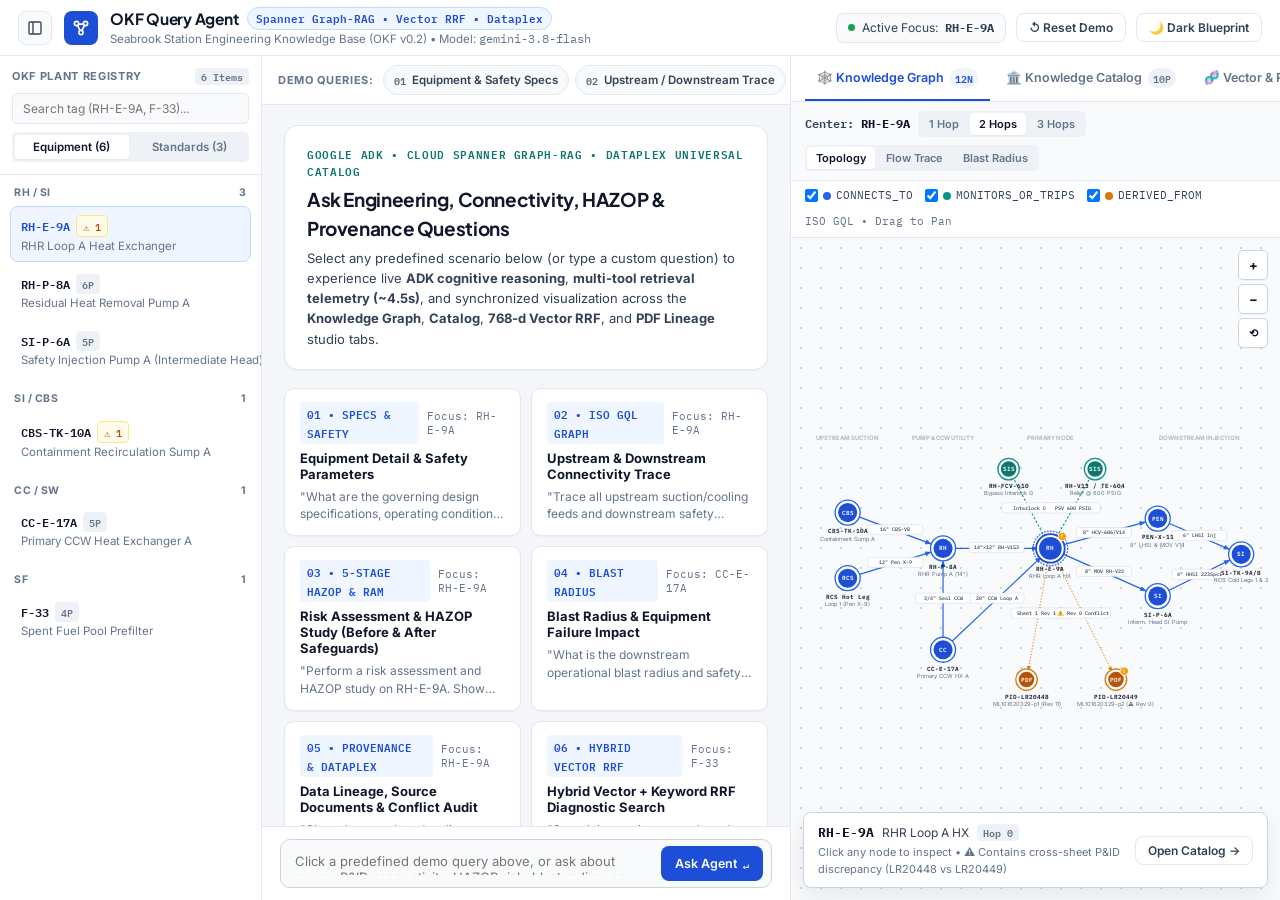
<file: docs/okf-query-agent-mockup.html>
<!DOCTYPE html>
<html lang="en" data-theme="light">
<head>
  <meta charset="UTF-8" />
  <meta name="viewport" content="width=device-width, initial-scale=1.0" />
  <title>OKF Query Agent — Engineering Knowledge Graph, Vector RRF &amp; HAZOP Workbench</title>
  <meta name="description" content="Interactive executive demo workbench for the Engineering Open Knowledge Format (OKF) Spanner Graph-RAG Query Agent featuring Knowledge Catalog, ISO GQL Graph, 768-d Vector RRF Search, HAZOP Risk Assessment, Blast Radius, and PDF Data Lineage." />
  <link rel="preconnect" href="https://fonts.googleapis.com" />
  <link rel="preconnect" href="https://fonts.gstatic.com" crossorigin />
  <link href="https://fonts.googleapis.com/css2?family=IBM+Plex+Mono:wght@400;500;600&family=Inter:wght@400;500;600;700&family=Plus+Jakarta+Sans:wght@600;700;800&display=swap" rel="stylesheet" />
  <style>
    /* ==========================================================================
       DESIGN SYSTEM TOKENS — CRISP ENTERPRISE LIGHT & DARK INDUSTRIAL BLUEPRINT
       Zero purple-on-dark, curated HSL/hex engineering palette, tabular numerals
       ========================================================================== */
    :root,
    [data-theme="light"] {
      --bg-canvas: #f4f6f9;
      --bg-surface: #ffffff;
      --bg-elevated: #f8fafc;
      --bg-subtle: #eef2f6;
      --bg-hover: #f1f5f9;
      --bg-graph: #f8fafc;
      --bg-graph-dots: #cbd5e1;

      --text-primary: #0f172a;
      --text-secondary: #334155;
      --text-muted: #64748b;
      --text-faint: #94a3b8;

      --border-subtle: #e2e8f0;
      --border-strong: #cbd5e1;
      --border-focus: #1d4ed8;

      --brand-primary: #1d4ed8;
      --brand-primary-hover: #1e40af;
      --brand-primary-soft: #eff6ff;
      --brand-primary-border: #bfdbfe;

      --accent-teal: #0f766e;
      --accent-teal-soft: #f0fdfa;
      --accent-teal-border: #99f6e4;

      --accent-amber: #b45309;
      --accent-amber-soft: #fffbeb;
      --accent-amber-border: #fde68a;

      --accent-slate: #334155;
      --accent-slate-soft: #f1f5f9;

      /* Semantic HAZOP RAC 1–4 & Safety Colors */
      --rac1-bg: #fef2f2;
      --rac1-text: #b91c1c;
      --rac1-border: #fecaca;
      --rac1-solid: #dc2626;

      --rac2-bg: #fff7ed;
      --rac2-text: #c2410c;
      --rac2-border: #fed7aa;
      --rac2-solid: #ea580c;

      --rac3-bg: #fefce8;
      --rac3-text: #a16207;
      --rac3-border: #fef08a;
      --rac3-solid: #ca8a04;

      --rac4-bg: #f0fdf4;
      --rac4-text: #15803d;
      --rac4-border: #bbf7d0;
      --rac4-solid: #16a34a;

      --shadow-xs: 0 1px 2px rgba(15, 23, 42, 0.04);
      --shadow-sm: 0 2px 6px rgba(15, 23, 42, 0.06);
      --shadow-md: 0 8px 24px rgba(15, 23, 42, 0.08);

      --font-display: "Plus Jakarta Sans", "Inter", -apple-system, sans-serif;
      --font-sans: "Inter", -apple-system, BlinkMacSystemFont, sans-serif;
      --font-mono: "IBM Plex Mono", ui-monospace, SFMono-Regular, monospace;

      --radius-xs: 5px;
      --radius-sm: 8px;
      --radius-md: 10px;
      --radius-lg: 14px;
    }

    [data-theme="dark"] {
      --bg-canvas: #090d16;
      --bg-surface: #0f1623;
      --bg-elevated: #162032;
      --bg-subtle: #1e293b;
      --bg-hover: #1c283c;
      --bg-graph: #0b111d;
      --bg-graph-dots: #1e293b;

      --text-primary: #f1f5f9;
      --text-secondary: #cbd5e1;
      --text-muted: #94a3b8;
      --text-faint: #64748b;

      --border-subtle: #1e293b;
      --border-strong: #334155;
      --border-focus: #38bdf8;

      --brand-primary: #0284c7;
      --brand-primary-hover: #0369a1;
      --brand-primary-soft: rgba(56, 189, 248, 0.13);
      --brand-primary-border: rgba(56, 189, 248, 0.32);

      --accent-teal: #2dd4bf;
      --accent-teal-soft: rgba(45, 212, 191, 0.12);
      --accent-teal-border: rgba(45, 212, 191, 0.3);

      --accent-amber: #fbbf24;
      --accent-amber-soft: rgba(245, 158, 11, 0.14);
      --accent-amber-border: rgba(245, 158, 11, 0.35);

      --accent-slate: #cbd5e1;
      --accent-slate-soft: #1e293b;

      --rac1-bg: rgba(220, 38, 38, 0.16);
      --rac1-text: #fca5a5;
      --rac1-border: rgba(248, 113, 113, 0.38);
      --rac1-solid: #ef4444;

      --rac2-bg: rgba(234, 88, 12, 0.16);
      --rac2-text: #fdba74;
      --rac2-border: rgba(251, 146, 60, 0.38);
      --rac2-solid: #f97316;

      --rac3-bg: rgba(202, 138, 4, 0.16);
      --rac3-text: #fde047;
      --rac3-border: rgba(250, 204, 21, 0.36);
      --rac3-solid: #eab308;

      --rac4-bg: rgba(22, 163, 74, 0.16);
      --rac4-text: #86efac;
      --rac4-border: rgba(74, 222, 128, 0.35);
      --rac4-solid: #22c55e;

      --shadow-xs: 0 1px 2px rgba(0, 0, 0, 0.3);
      --shadow-sm: 0 4px 12px rgba(0, 0, 0, 0.38);
      --shadow-md: 0 10px 28px rgba(0, 0, 0, 0.5);
    }

    [data-theme="dark"] .brand-text-accent {
      color: #38bdf8;
    }

    * {
      box-sizing: border-box;
      margin: 0;
      padding: 0;
    }

    html,
    body {
      height: 100%;
      width: 100%;
      overflow: hidden;
      font-family: var(--font-sans);
      font-size: 13.5px;
      line-height: 1.5;
      background-color: var(--bg-canvas);
      color: var(--text-primary);
      -webkit-font-smoothing: antialiased;
    }

    code,
    pre,
    kbd,
    .mono {
      font-family: var(--font-mono);
      font-variant-numeric: tabular-nums;
    }

    button,
    input,
    textarea {
      font-family: inherit;
    }

    /* Custom subtle scrollbars */
    ::-webkit-scrollbar {
      width: 6px;
      height: 6px;
    }
    ::-webkit-scrollbar-track {
      background: transparent;
    }
    ::-webkit-scrollbar-thumb {
      background: var(--border-strong);
      border-radius: 999px;
    }

    /* ==========================================================================
       TOP EXECUTIVE HEADER (56px)
       ========================================================================== */
    .app-header {
      height: 56px;
      padding: 0 18px;
      background: var(--bg-surface);
      border-bottom: 1px solid var(--border-subtle);
      display: flex;
      align-items: center;
      justify-content: space-between;
      gap: 16px;
      z-index: 30;
    }

    .header-left {
      display: flex;
      align-items: center;
      gap: 12px;
      min-width: 0;
    }

    .btn-icon-toggle {
      width: 34px;
      height: 34px;
      border-radius: var(--radius-sm);
      border: 1px solid var(--border-subtle);
      background: var(--bg-elevated);
      color: var(--text-secondary);
      display: inline-flex;
      align-items: center;
      justify-content: center;
      cursor: pointer;
      transition: all 0.15s ease;
      flex-shrink: 0;
    }
    .btn-icon-toggle:hover {
      background: var(--bg-hover);
      border-color: var(--border-strong);
      color: var(--text-primary);
    }

    .brand-mark {
      width: 34px;
      height: 34px;
      border-radius: var(--radius-sm);
      background: var(--brand-primary);
      color: #ffffff;
      display: flex;
      align-items: center;
      justify-content: center;
      flex-shrink: 0;
      box-shadow: var(--shadow-xs);
    }

    .brand-block {
      display: flex;
      flex-direction: column;
      min-width: 0;
    }

    .brand-title-row {
      display: flex;
      align-items: center;
      gap: 8px;
    }

    .brand-title-row h1 {
      font-family: var(--font-display);
      font-size: 15.5px;
      font-weight: 700;
      letter-spacing: -0.015em;
      color: var(--text-primary);
      white-space: nowrap;
    }

    .arch-pill {
      display: inline-flex;
      align-items: center;
      gap: 5px;
      padding: 2px 8px;
      border-radius: 999px;
      font-size: 11px;
      font-weight: 600;
      font-family: var(--font-mono);
      background: var(--brand-primary-soft);
      color: var(--brand-primary);
      border: 1px solid var(--brand-primary-border);
      white-space: nowrap;
    }
    [data-theme="dark"] .arch-pill {
      color: #38bdf8;
    }

    .brand-sub {
      font-size: 11.5px;
      color: var(--text-muted);
      white-space: nowrap;
      overflow: hidden;
      text-overflow: ellipsis;
    }

    .header-right {
      display: flex;
      align-items: center;
      gap: 10px;
      flex-shrink: 0;
    }

    .context-focus-pill {
      display: inline-flex;
      align-items: center;
      gap: 7px;
      padding: 5px 11px;
      border-radius: var(--radius-sm);
      background: var(--bg-elevated);
      border: 1px solid var(--border-subtle);
      font-size: 12px;
      color: var(--text-secondary);
    }

    .status-dot-live {
      width: 7px;
      height: 7px;
      border-radius: 50%;
      background: var(--rac4-solid);
    }

    .hdr-btn {
      display: inline-flex;
      align-items: center;
      gap: 6px;
      padding: 6px 12px;
      border-radius: var(--radius-sm);
      border: 1px solid var(--border-subtle);
      background: var(--bg-surface);
      color: var(--text-secondary);
      font-size: 12px;
      font-weight: 600;
      cursor: pointer;
      transition: all 0.15s ease;
    }
    .hdr-btn:hover {
      background: var(--bg-elevated);
      border-color: var(--border-strong);
      color: var(--text-primary);
    }

    /* ==========================================================================
       MAIN SPLIT STUDIO WORKSPACE
       ========================================================================== */
    .studio-shell {
      height: calc(100vh - 56px);
      display: flex;
      width: 100%;
      overflow: hidden;
    }

    /* 1. COLLAPSIBLE LEFT ASSET & CONCEPT RAIL */
    .asset-rail {
      width: 262px;
      min-width: 262px;
      background: var(--bg-surface);
      border-right: 1px solid var(--border-subtle);
      display: flex;
      flex-direction: column;
      transition: width 0.22s cubic-bezier(0.16, 1, 0.3, 1),
                  min-width 0.22s cubic-bezier(0.16, 1, 0.3, 1),
                  opacity 0.18s ease;
      overflow: hidden;
    }

    .asset-rail.collapsed {
      width: 0;
      min-width: 0;
      border-right-color: transparent;
      opacity: 0;
      pointer-events: none;
    }

    .rail-top {
      padding: 12px;
      border-bottom: 1px solid var(--border-subtle);
      display: flex;
      flex-direction: column;
      gap: 8px;
    }

    .rail-label-row {
      display: flex;
      align-items: center;
      justify-content: space-between;
    }

    .rail-heading {
      font-size: 11px;
      font-weight: 700;
      text-transform: uppercase;
      letter-spacing: 0.06em;
      color: var(--text-muted);
    }

    .rail-search {
      width: 100%;
      padding: 7px 10px;
      border-radius: var(--radius-xs);
      border: 1px solid var(--border-subtle);
      background: var(--bg-elevated);
      color: var(--text-primary);
      font-size: 12px;
      outline: none;
      transition: border-color 0.15s ease;
    }
    .rail-search:focus {
      border-color: var(--border-focus);
      background: var(--bg-surface);
    }

    .rail-mode-tabs {
      display: grid;
      grid-template-columns: 1fr 1fr;
      gap: 4px;
      padding: 3px;
      background: var(--bg-subtle);
      border-radius: var(--radius-xs);
    }

    .rail-mode-btn {
      padding: 5px 8px;
      border: none;
      border-radius: 4px;
      background: transparent;
      color: var(--text-muted);
      font-size: 11.5px;
      font-weight: 600;
      cursor: pointer;
      transition: all 0.15s ease;
    }
    .rail-mode-btn.active {
      background: var(--bg-surface);
      color: var(--text-primary);
      box-shadow: var(--shadow-xs);
    }

    .rail-list {
      flex: 1;
      overflow-y: auto;
      padding: 10px;
      display: flex;
      flex-direction: column;
      gap: 12px;
    }

    .unit-section-title {
      font-size: 10.5px;
      font-weight: 700;
      text-transform: uppercase;
      letter-spacing: 0.05em;
      color: var(--text-muted);
      padding: 0 4px 5px 4px;
      display: flex;
      align-items: center;
      justify-content: space-between;
    }

    .asset-item {
      width: 100%;
      text-align: left;
      padding: 8px 10px;
      border-radius: var(--radius-sm);
      border: 1px solid transparent;
      background: transparent;
      cursor: pointer;
      display: flex;
      flex-direction: column;
      gap: 2px;
      transition: all 0.14s ease;
      margin-bottom: 3px;
    }
    .asset-item:hover {
      background: var(--bg-hover);
    }
    .asset-item.active {
      background: var(--brand-primary-soft);
      border-color: var(--brand-primary-border);
    }

    .asset-item-top {
      display: flex;
      align-items: center;
      justify-content: space-between;
      gap: 6px;
    }

    .asset-tag {
      font-family: var(--font-mono);
      font-size: 12px;
      font-weight: 600;
      color: var(--text-primary);
    }
    .asset-item.active .asset-tag {
      color: var(--brand-primary);
    }
    [data-theme="dark"] .asset-item.active .asset-tag {
      color: #38bdf8;
    }

    .asset-name {
      font-size: 11.5px;
      color: var(--text-muted);
      white-space: nowrap;
      overflow: hidden;
      text-overflow: ellipsis;
    }

    .badge-xs {
      display: inline-flex;
      align-items: center;
      gap: 3px;
      padding: 1px 6px;
      border-radius: 4px;
      font-size: 10px;
      font-weight: 600;
      font-family: var(--font-mono);
    }
    .badge-conflict {
      background: var(--accent-amber-soft);
      color: var(--accent-amber);
      border: 1px solid var(--accent-amber-border);
    }
    .badge-neutral {
      background: var(--bg-subtle);
      color: var(--text-muted);
    }

    /* ==========================================================================
       2. CENTER CONVERSATIONAL AGENT PANE
       ========================================================================== */
    .chat-pane {
      flex: 1.08;
      min-width: 420px;
      display: flex;
      flex-direction: column;
      background: var(--bg-canvas);
      border-right: 1px solid var(--border-subtle);
      overflow: hidden;
    }

    /* Quick Demo Scenarios Strip (Always accessible) */
    .scenario-strip {
      background: var(--bg-surface);
      border-bottom: 1px solid var(--border-subtle);
      padding: 9px 16px;
      display: flex;
      align-items: center;
      gap: 8px;
      overflow-x: auto;
      flex-shrink: 0;
    }

    .scenario-strip-label {
      font-size: 11px;
      font-weight: 700;
      text-transform: uppercase;
      letter-spacing: 0.05em;
      color: var(--text-muted);
      white-space: nowrap;
      margin-right: 2px;
    }

    .scenario-pill {
      display: inline-flex;
      align-items: center;
      gap: 6px;
      padding: 5px 10px;
      border-radius: 999px;
      border: 1px solid var(--border-subtle);
      background: var(--bg-elevated);
      color: var(--text-secondary);
      font-size: 11.5px;
      font-weight: 600;
      white-space: nowrap;
      cursor: pointer;
      transition: all 0.15s ease;
    }
    .scenario-pill:hover:not(:disabled) {
      border-color: var(--brand-primary);
      background: var(--brand-primary-soft);
      color: var(--brand-primary);
    }
    [data-theme="dark"] .scenario-pill:hover:not(:disabled) {
      color: #38bdf8;
      border-color: #38bdf8;
    }
    .scenario-pill.active-scenario {
      background: var(--brand-primary);
      border-color: var(--brand-primary);
      color: #ffffff;
    }
    .scenario-pill:disabled {
      opacity: 0.55;
      cursor: not-allowed;
    }

    .scenario-num {
      font-family: var(--font-mono);
      font-size: 10px;
      opacity: 0.8;
    }

    /* Scrollable Chat Stream */
    .chat-stream {
      flex: 1;
      overflow-y: auto;
      padding: 20px 22px;
      display: flex;
      flex-direction: column;
      gap: 18px;
    }

    /* Welcome Demo Deck */
    .welcome-hero {
      max-width: 760px;
      margin: auto;
      width: 100%;
      display: flex;
      flex-direction: column;
      gap: 18px;
    }

    .welcome-header-box {
      background: var(--bg-surface);
      border: 1px solid var(--border-subtle);
      border-radius: var(--radius-lg);
      padding: 20px 22px;
      box-shadow: var(--shadow-xs);
    }

    .welcome-eyebrow {
      font-family: var(--font-mono);
      font-size: 11px;
      font-weight: 600;
      text-transform: uppercase;
      letter-spacing: 0.06em;
      color: var(--accent-teal);
      margin-bottom: 6px;
    }

    .welcome-title {
      font-family: var(--font-display);
      font-size: 19px;
      font-weight: 700;
      letter-spacing: -0.02em;
      color: var(--text-primary);
      margin-bottom: 6px;
    }

    .welcome-desc {
      font-size: 13px;
      color: var(--text-secondary);
      line-height: 1.55;
    }

    .demo-grid {
      display: grid;
      grid-template-columns: repeat(2, 1fr);
      gap: 10px;
    }

    @media (max-width: 1180px) {
      .demo-grid {
        grid-template-columns: 1fr;
      }
    }

    .demo-card {
      text-align: left;
      background: var(--bg-surface);
      border: 1px solid var(--border-subtle);
      border-radius: var(--radius-md);
      padding: 13px 15px;
      cursor: pointer;
      display: flex;
      flex-direction: column;
      gap: 6px;
      transition: transform 0.15s ease, border-color 0.15s ease, box-shadow 0.15s ease;
      box-shadow: var(--shadow-xs);
    }
    .demo-card:hover {
      transform: translateY(-1px);
      border-color: var(--brand-primary);
      box-shadow: var(--shadow-sm);
    }

    .demo-card-top {
      display: flex;
      align-items: center;
      justify-content: space-between;
      gap: 8px;
    }

    .demo-card-cat {
      font-family: var(--font-mono);
      font-size: 10.5px;
      font-weight: 600;
      color: var(--brand-primary);
      background: var(--brand-primary-soft);
      padding: 2px 7px;
      border-radius: 4px;
    }
    [data-theme="dark"] .demo-card-cat {
      color: #38bdf8;
    }

    .demo-card-target {
      font-family: var(--font-mono);
      font-size: 10.5px;
      color: var(--text-muted);
    }

    .demo-card-title {
      font-size: 13px;
      font-weight: 700;
      color: var(--text-primary);
    }

    .demo-card-prompt {
      font-size: 12px;
      color: var(--text-muted);
      line-height: 1.45;
      display: -webkit-box;
      -webkit-line-clamp: 2;
      -webkit-box-orient: vertical;
      overflow: hidden;
    }

    /* User & Agent Messages */
    .msg-user {
      align-self: flex-end;
      max-width: 86%;
      background: var(--brand-primary);
      color: #ffffff;
      padding: 11px 15px;
      border-radius: 14px 14px 3px 14px;
      box-shadow: var(--shadow-xs);
    }

    .msg-user-meta {
      font-size: 10.5px;
      opacity: 0.85;
      margin-bottom: 4px;
      display: flex;
      align-items: center;
      justify-content: space-between;
      gap: 12px;
      font-family: var(--font-mono);
    }

    .msg-user-text {
      font-size: 13.5px;
      font-weight: 500;
      line-height: 1.45;
    }

    .msg-agent-wrap {
      display: flex;
      flex-direction: column;
      gap: 10px;
      width: 100%;
    }

    /* ==========================================================================
       SIMULATED 4–5s THINKING & LIVE TOOL CALL TIMELINE CARD
       ========================================================================== */
    .thinking-card {
      background: var(--bg-surface);
      border: 1px solid var(--border-subtle);
      border-radius: var(--radius-md);
      overflow: hidden;
      box-shadow: var(--shadow-xs);
    }

    .thinking-progress-track {
      height: 3px;
      width: 100%;
      background: var(--bg-subtle);
      overflow: hidden;
    }

    .thinking-progress-fill {
      height: 100%;
      width: 0%;
      background: var(--brand-primary);
      transition: width 0.15s linear;
    }
    .thinking-card.completed .thinking-progress-fill {
      background: var(--accent-teal);
    }

    .thinking-header {
      padding: 10px 14px;
      display: flex;
      align-items: center;
      justify-content: space-between;
      gap: 10px;
      cursor: pointer;
      user-select: none;
      background: var(--bg-elevated);
    }
    .thinking-header:hover {
      background: var(--bg-hover);
    }

    .thinking-header-left {
      display: flex;
      align-items: center;
      gap: 9px;
      min-width: 0;
    }

    .spinner-ring {
      width: 15px;
      height: 15px;
      border-radius: 50%;
      border: 2px solid var(--brand-primary-border);
      border-top-color: var(--brand-primary);
      animation: spin 0.75s linear infinite;
      flex-shrink: 0;
    }

    @keyframes spin {
      to {
        transform: rotate(360deg);
      }
    }

    .done-check-icon {
      width: 16px;
      height: 16px;
      border-radius: 50%;
      background: var(--rac4-bg);
      color: var(--rac4-text);
      border: 1px solid var(--rac4-border);
      display: inline-flex;
      align-items: center;
      justify-content: center;
      font-size: 10px;
      font-weight: 700;
      flex-shrink: 0;
    }

    .thinking-status-title {
      font-size: 12.5px;
      font-weight: 600;
      color: var(--text-primary);
      white-space: nowrap;
      overflow: hidden;
      text-overflow: ellipsis;
    }

    .thinking-header-right {
      display: flex;
      align-items: center;
      gap: 8px;
      flex-shrink: 0;
    }

    .thinking-timer {
      font-family: var(--font-mono);
      font-size: 11.5px;
      font-weight: 600;
      color: var(--brand-primary);
      padding: 2px 7px;
      border-radius: 4px;
      background: var(--brand-primary-soft);
    }
    [data-theme="dark"] .thinking-timer {
      color: #38bdf8;
    }
    .thinking-card.completed .thinking-timer {
      background: var(--bg-subtle);
      color: var(--text-secondary);
    }

    .thinking-chevron {
      font-size: 11px;
      color: var(--text-muted);
      transition: transform 0.18s ease;
    }
    .thinking-card.collapsed-trace .thinking-chevron {
      transform: rotate(-90deg);
    }

    .thinking-body {
      padding: 12px 14px;
      border-top: 1px solid var(--border-subtle);
      display: flex;
      flex-direction: column;
      gap: 10px;
    }
    .thinking-card.collapsed-trace .thinking-body {
      display: none;
    }

    .thought-bubble {
      padding: 9px 12px;
      border-radius: var(--radius-xs);
      background: var(--bg-elevated);
      border-left: 3px solid var(--brand-primary);
      font-size: 12px;
      color: var(--text-secondary);
      line-height: 1.5;
    }
    .thought-bubble strong {
      color: var(--text-primary);
      font-family: var(--font-mono);
      font-size: 11px;
    }

    .tool-call-list {
      display: flex;
      flex-direction: column;
      gap: 6px;
    }

    .tool-call-row {
      display: flex;
      align-items: flex-start;
      justify-content: space-between;
      gap: 10px;
      padding: 8px 10px;
      border-radius: var(--radius-xs);
      border: 1px solid var(--border-subtle);
      background: var(--bg-surface);
      font-size: 12px;
      transition: all 0.2s ease;
    }
    .tool-call-row.running {
      border-color: var(--brand-primary-border);
      background: var(--brand-primary-soft);
    }
    .tool-call-row.pending {
      opacity: 0.45;
    }

    .tool-call-main {
      display: flex;
      flex-direction: column;
      gap: 3px;
      min-width: 0;
    }

    .tool-call-title-line {
      display: flex;
      align-items: center;
      gap: 7px;
      flex-wrap: wrap;
    }

    .tool-fn-name {
      font-family: var(--font-mono);
      font-size: 11.5px;
      font-weight: 600;
      color: var(--text-primary);
    }

    .tool-engine-tag {
      font-family: var(--font-mono);
      font-size: 10px;
      font-weight: 600;
      padding: 1px 6px;
      border-radius: 4px;
      background: var(--accent-teal-soft);
      color: var(--accent-teal);
      border: 1px solid var(--accent-teal-border);
    }

    .tool-args-code {
      font-family: var(--font-mono);
      font-size: 11px;
      color: var(--text-muted);
      word-break: break-word;
    }

    .tool-call-status {
      font-family: var(--font-mono);
      font-size: 11px;
      font-weight: 500;
      white-space: nowrap;
      color: var(--text-secondary);
      flex-shrink: 0;
    }
    .tool-call-row.done .tool-call-status {
      color: var(--rac4-text);
    }

    /* ==========================================================================
       STRUCTURED ENGINEERING ANSWER CARD
       ========================================================================== */
    .answer-card {
      background: var(--bg-surface);
      border: 1px solid var(--border-subtle);
      border-radius: var(--radius-md);
      padding: 18px 20px;
      box-shadow: var(--shadow-xs);
      animation: fadeSlideUp 0.28s ease-out;
    }

    @keyframes fadeSlideUp {
      from {
        opacity: 0;
        transform: translateY(6px);
      }
      to {
        opacity: 1;
        transform: translateY(0);
      }
    }

    .answer-top-bar {
      display: flex;
      align-items: center;
      justify-content: space-between;
      gap: 10px;
      padding-bottom: 12px;
      margin-bottom: 14px;
      border-bottom: 1px solid var(--border-subtle);
      flex-wrap: wrap;
    }

    .answer-title-cluster {
      display: flex;
      align-items: center;
      gap: 8px;
      flex-wrap: wrap;
    }

    .answer-badge {
      font-family: var(--font-mono);
      font-size: 10.5px;
      font-weight: 600;
      padding: 2px 8px;
      border-radius: 4px;
      background: var(--rac4-bg);
      color: var(--rac4-text);
      border: 1px solid var(--rac4-border);
    }

    .studio-jump-btn {
      display: inline-flex;
      align-items: center;
      gap: 5px;
      padding: 4px 10px;
      border-radius: var(--radius-xs);
      border: 1px solid var(--brand-primary-border);
      background: var(--brand-primary-soft);
      color: var(--brand-primary);
      font-size: 11.5px;
      font-weight: 600;
      cursor: pointer;
      transition: all 0.15s ease;
    }
    [data-theme="dark"] .studio-jump-btn {
      color: #38bdf8;
    }
    .studio-jump-btn:hover {
      background: var(--brand-primary);
      color: #ffffff;
    }

    .ans-body h3 {
      font-family: var(--font-display);
      font-size: 14.5px;
      font-weight: 700;
      color: var(--text-primary);
      margin: 14px 0 8px 0;
    }
    .ans-body h3:first-child {
      margin-top: 0;
    }

    .ans-body p {
      font-size: 13px;
      color: var(--text-secondary);
      margin-bottom: 10px;
      line-height: 1.55;
    }

    .ans-body ul {
      padding-left: 18px;
      margin-bottom: 12px;
      color: var(--text-secondary);
      font-size: 13px;
    }
    .ans-body li {
      margin-bottom: 5px;
    }

    /* Engineering Data Tables inside Answers & Studio */
    .eng-table-wrap {
      width: 100%;
      overflow-x: auto;
      margin: 10px 0 14px 0;
      border: 1px solid var(--border-subtle);
      border-radius: var(--radius-sm);
    }

    .eng-table {
      width: 100%;
      border-collapse: collapse;
      font-size: 12px;
      text-align: left;
    }

    .eng-table th {
      background: var(--bg-elevated);
      color: var(--text-secondary);
      font-weight: 700;
      font-size: 11px;
      text-transform: uppercase;
      letter-spacing: 0.03em;
      padding: 8px 10px;
      border-bottom: 1px solid var(--border-subtle);
      white-space: nowrap;
    }

    .eng-table td {
      padding: 8px 10px;
      border-bottom: 1px solid var(--border-subtle);
      color: var(--text-secondary);
      vertical-align: top;
    }

    .eng-table tr:last-child td {
      border-bottom: none;
    }

    .eng-table tr:hover td {
      background: var(--bg-hover);
    }

    /* RAC 1–4 Risk Badges */
    .rac-pill {
      display: inline-flex;
      align-items: center;
      gap: 4px;
      padding: 2px 8px;
      border-radius: 5px;
      font-family: var(--font-mono);
      font-size: 11px;
      font-weight: 700;
      white-space: nowrap;
    }
    .rac-1 {
      background: var(--rac1-bg);
      color: var(--rac1-text);
      border: 1px solid var(--rac1-border);
    }
    .rac-2 {
      background: var(--rac2-bg);
      color: var(--rac2-text);
      border: 1px solid var(--rac2-border);
    }
    .rac-3 {
      background: var(--rac3-bg);
      color: var(--rac3-text);
      border: 1px solid var(--rac3-border);
    }
    .rac-4 {
      background: var(--rac4-bg);
      color: var(--rac4-text);
      border: 1px solid var(--rac4-border);
    }

    /* Callout Banners */
    .callout-box {
      padding: 11px 14px;
      border-radius: var(--radius-sm);
      font-size: 12.5px;
      line-height: 1.5;
      margin: 10px 0;
    }
    .callout-conflict {
      background: var(--accent-amber-soft);
      border: 1px solid var(--accent-amber-border);
      border-left: 4px solid var(--accent-amber);
      color: var(--text-primary);
    }
    .callout-critical {
      background: var(--rac1-bg);
      border: 1px solid var(--rac1-border);
      border-left: 4px solid var(--rac1-solid);
      color: var(--text-primary);
    }
    .callout-info {
      background: var(--brand-primary-soft);
      border: 1px solid var(--brand-primary-border);
      border-left: 4px solid var(--brand-primary);
      color: var(--text-primary);
    }

    /* Chat Input Footer */
    .chat-composer {
      padding: 12px 18px;
      background: var(--bg-surface);
      border-top: 1px solid var(--border-subtle);
      flex-shrink: 0;
    }

    .composer-box {
      display: flex;
      align-items: center;
      gap: 10px;
      background: var(--bg-elevated);
      border: 1px solid var(--border-strong);
      border-radius: var(--radius-md);
      padding: 6px 8px 6px 14px;
      transition: border-color 0.15s ease, box-shadow 0.15s ease;
    }
    .composer-box:focus-within {
      border-color: var(--border-focus);
      background: var(--bg-surface);
      box-shadow: 0 0 0 3px var(--brand-primary-soft);
    }

    .composer-input {
      flex: 1;
      border: none;
      background: transparent;
      color: var(--text-primary);
      font-size: 13px;
      resize: none;
      outline: none;
      min-height: 22px;
      max-height: 80px;
    }

    .btn-send {
      display: inline-flex;
      align-items: center;
      gap: 6px;
      padding: 8px 14px;
      border-radius: var(--radius-sm);
      border: none;
      background: var(--brand-primary);
      color: #ffffff;
      font-size: 12.5px;
      font-weight: 600;
      cursor: pointer;
      transition: background 0.15s ease;
      flex-shrink: 0;
    }
    .btn-send:hover:not(:disabled) {
      background: var(--brand-primary-hover);
    }
    .btn-send:disabled {
      opacity: 0.55;
      cursor: not-allowed;
    }

    /* ==========================================================================
       3. RIGHT TABBED CONTEXT STUDIO (GRAPH | CATALOG | VECTOR RRF | LINEAGE)
       ========================================================================== */
    .context-studio {
      flex: 1;
      min-width: 440px;
      background: var(--bg-surface);
      display: flex;
      flex-direction: column;
      overflow: hidden;
    }

    .studio-tabs-bar {
      height: 46px;
      padding: 0 14px;
      background: var(--bg-surface);
      border-bottom: 1px solid var(--border-subtle);
      display: flex;
      align-items: center;
      justify-content: space-between;
      gap: 8px;
      flex-shrink: 0;
    }

    .studio-tabs {
      display: flex;
      align-items: center;
      gap: 4px;
      height: 100%;
    }

    .studio-tab {
      height: 100%;
      padding: 0 12px;
      border: none;
      border-bottom: 2px solid transparent;
      background: transparent;
      color: var(--text-muted);
      font-size: 12.5px;
      font-weight: 600;
      cursor: pointer;
      display: inline-flex;
      align-items: center;
      gap: 6px;
      transition: all 0.15s ease;
      white-space: nowrap;
    }
    .studio-tab:hover {
      color: var(--text-primary);
    }
    .studio-tab.active {
      color: var(--brand-primary);
      border-bottom-color: var(--brand-primary);
    }
    [data-theme="dark"] .studio-tab.active {
      color: #38bdf8;
      border-bottom-color: #38bdf8;
    }

    .tab-count {
      font-family: var(--font-mono);
      font-size: 10px;
      padding: 1px 5px;
      border-radius: 999px;
      background: var(--bg-subtle);
      color: var(--text-muted);
    }
    .studio-tab.active .tab-count {
      background: var(--brand-primary-soft);
      color: inherit;
    }

    .studio-panel {
      flex: 1;
      display: none;
      flex-direction: column;
      overflow: hidden;
    }
    .studio-panel.active {
      display: flex;
    }

    /* --------------------------------------------------------------------------
       TAB 1: KNOWLEDGE GRAPH (OkfKnowledgeGraph ISO GQL)
       -------------------------------------------------------------------------- */
    .graph-toolbar {
      padding: 9px 14px;
      background: var(--bg-elevated);
      border-bottom: 1px solid var(--border-subtle);
      display: flex;
      align-items: center;
      justify-content: space-between;
      gap: 8px;
      flex-wrap: wrap;
    }

    .seg-group {
      display: inline-flex;
      background: var(--bg-subtle);
      padding: 2px;
      border-radius: var(--radius-xs);
      gap: 2px;
    }

    .seg-btn {
      padding: 4px 9px;
      border: none;
      border-radius: 4px;
      background: transparent;
      color: var(--text-muted);
      font-size: 11px;
      font-weight: 600;
      cursor: pointer;
      transition: all 0.14s ease;
    }
    .seg-btn.active {
      background: var(--bg-surface);
      color: var(--text-primary);
      box-shadow: var(--shadow-xs);
    }

    .graph-legend-strip {
      padding: 7px 14px;
      background: var(--bg-surface);
      border-bottom: 1px solid var(--border-subtle);
      display: flex;
      align-items: center;
      justify-content: space-between;
      gap: 10px;
      flex-wrap: wrap;
      font-size: 11px;
      color: var(--text-secondary);
    }

    .legend-filters {
      display: flex;
      align-items: center;
      gap: 12px;
      flex-wrap: wrap;
    }

    .legend-toggle {
      display: inline-flex;
      align-items: center;
      gap: 5px;
      cursor: pointer;
      user-select: none;
      font-family: var(--font-mono);
      font-size: 10.5px;
    }

    .dot-swatch {
      width: 8px;
      height: 8px;
      border-radius: 50%;
      display: inline-block;
    }

    .graph-stage {
      flex: 1;
      position: relative;
      background-color: var(--bg-graph);
      background-image: radial-gradient(var(--bg-graph-dots) 1px, transparent 1px);
      background-size: 20px 20px;
      overflow: hidden;
      cursor: grab;
    }
    .graph-stage:active {
      cursor: grabbing;
    }

    #okf-graph-svg {
      width: 100%;
      height: 100%;
      display: block;
    }

    .graph-zoom-controls {
      position: absolute;
      top: 12px;
      right: 12px;
      display: flex;
      flex-direction: column;
      gap: 4px;
      z-index: 10;
    }

    .zoom-btn {
      width: 30px;
      height: 30px;
      border-radius: var(--radius-xs);
      border: 1px solid var(--border-strong);
      background: var(--bg-surface);
      color: var(--text-primary);
      font-weight: 700;
      font-size: 13px;
      cursor: pointer;
      box-shadow: var(--shadow-xs);
    }
    .zoom-btn:hover {
      background: var(--bg-elevated);
    }

    .graph-inspector-dock {
      position: absolute;
      left: 12px;
      right: 12px;
      bottom: 12px;
      background: var(--bg-surface);
      border: 1px solid var(--border-strong);
      border-radius: var(--radius-sm);
      padding: 10px 14px;
      box-shadow: var(--shadow-md);
      display: flex;
      align-items: center;
      justify-content: space-between;
      gap: 12px;
      z-index: 10;
    }

    @keyframes dashFlow {
      to {
        stroke-dashoffset: -24;
      }
    }
    .edge-animated-flow {
      stroke-dasharray: 7 5;
      animation: dashFlow 0.9s linear infinite;
    }

    @keyframes pulseImpact {
      0% {
        r: 22;
        opacity: 0.65;
      }
      100% {
        r: 38;
        opacity: 0;
      }
    }
    .blast-pulse-ring {
      fill: none;
      stroke: var(--rac1-solid);
      stroke-width: 2.5;
      animation: pulseImpact 1.6s ease-out infinite;
    }

    /* --------------------------------------------------------------------------
       TAB 2, 3, 4 SCROLLABLE CONTENT CONTAINERS
       -------------------------------------------------------------------------- */
    .studio-scroll {
      flex: 1;
      overflow-y: auto;
      padding: 16px;
      display: flex;
      flex-direction: column;
      gap: 14px;
    }

    .studio-card {
      background: var(--bg-surface);
      border: 1px solid var(--border-subtle);
      border-radius: var(--radius-md);
      padding: 14px 16px;
      box-shadow: var(--shadow-xs);
    }

    .studio-card-hdr {
      display: flex;
      align-items: center;
      justify-content: space-between;
      gap: 8px;
      margin-bottom: 10px;
    }

    .studio-card-title {
      font-size: 12.5px;
      font-weight: 700;
      color: var(--text-primary);
      display: flex;
      align-items: center;
      gap: 6px;
    }

    .gov-grid {
      display: grid;
      grid-template-columns: repeat(2, 1fr);
      gap: 10px;
    }

    .gov-cell {
      background: var(--bg-elevated);
      border: 1px solid var(--border-subtle);
      border-radius: var(--radius-xs);
      padding: 8px 10px;
    }

    .gov-label {
      font-size: 10.5px;
      font-weight: 600;
      text-transform: uppercase;
      letter-spacing: 0.04em;
      color: var(--text-muted);
      margin-bottom: 2px;
    }

    .gov-value {
      font-size: 12px;
      font-weight: 600;
      color: var(--text-primary);
    }

    /* Vector & Hybrid RRF Chunk Cards */
    .vector-search-bar {
      display: flex;
      gap: 8px;
    }

    .chunk-card {
      background: var(--bg-surface);
      border: 1px solid var(--border-subtle);
      border-radius: var(--radius-sm);
      padding: 12px 14px;
      display: flex;
      flex-direction: column;
      gap: 8px;
      transition: border-color 0.15s ease;
    }
    .chunk-card:hover {
      border-color: var(--border-strong);
    }

    .score-bars-row {
      display: grid;
      grid-template-columns: repeat(3, 1fr);
      gap: 8px;
      background: var(--bg-elevated);
      padding: 7px 10px;
      border-radius: var(--radius-xs);
    }

    .score-metric {
      display: flex;
      flex-direction: column;
      gap: 3px;
    }

    .score-metric-top {
      display: flex;
      justify-content: space-between;
      font-size: 10.5px;
      font-family: var(--font-mono);
      color: var(--text-secondary);
    }

    .score-track {
      height: 5px;
      border-radius: 999px;
      background: var(--bg-subtle);
      overflow: hidden;
    }

    .score-fill-vec {
      height: 100%;
      background: var(--brand-primary);
      border-radius: 999px;
    }
    .score-fill-fts {
      height: 100%;
      background: var(--accent-teal);
      border-radius: 999px;
    }
    .score-fill-rrf {
      height: 100%;
      background: var(--rac4-solid);
      border-radius: 999px;
    }

    /* Lineage 4-Stage Pipeline */
    .lineage-pipeline {
      display: grid;
      grid-template-columns: repeat(4, 1fr);
      gap: 8px;
    }

    .pipeline-step {
      background: var(--bg-elevated);
      border: 1px solid var(--border-subtle);
      border-radius: var(--radius-sm);
      padding: 10px;
      position: relative;
    }

    .pipeline-step-num {
      font-family: var(--font-mono);
      font-size: 10px;
      font-weight: 700;
      color: var(--brand-primary);
      margin-bottom: 3px;
    }
    [data-theme="dark"] .pipeline-step-num {
      color: #38bdf8;
    }

    .pipeline-step-title {
      font-size: 11.5px;
      font-weight: 700;
      color: var(--text-primary);
      margin-bottom: 3px;
    }

    .pipeline-step-meta {
      font-size: 10.5px;
      color: var(--text-muted);
      line-height: 1.35;
    }

    /* Responsive adjustments */
    @media (max-width: 1024px) {
      .studio-shell {
        flex-direction: column;
        overflow-y: auto;
      }
      .chat-pane,
      .context-studio {
        min-width: 100%;
        min-height: 540px;
      }
      .asset-rail {
        display: none;
      }
    }
  </style>
</head>
<body>
  <!-- ========================================================================
       TOP EXECUTIVE HEADER
       ======================================================================== -->
  <header class="app-header">
    <div class="header-left">
      <button
        type="button"
        class="btn-icon-toggle"
        id="btn-toggle-sidebar"
        title="Toggle Plant Equipment &amp; Standards Explorer"
        aria-label="Toggle Asset Explorer"
      >
        <svg width="16" height="16" viewBox="0 0 24 24" fill="none" stroke="currentColor" stroke-width="2">
          <rect x="3" y="3" width="18" height="18" rx="2" />
          <path d="M9 3v18" />
        </svg>
      </button>

      <div class="brand-mark" aria-hidden="true">
        <svg width="18" height="18" viewBox="0 0 24 24" fill="none" stroke="currentColor" stroke-width="2.2">
          <circle cx="6" cy="6" r="2.8" />
          <circle cx="18" cy="6" r="2.8" />
          <circle cx="12" cy="18" r="2.8" />
          <path d="M8.6 6.8h6.8M7.4 8.5l3.3 6.8M16.6 8.5l-3.3 6.8" />
        </svg>
      </div>

      <div class="brand-block">
        <div class="brand-title-row">
          <h1>OKF Query Agent</h1>
          <span class="arch-pill">Spanner Graph-RAG • Vector RRF • Dataplex</span>
        </div>
        <div class="brand-sub">
          Seabrook Station Engineering Knowledge Base (OKF v0.2) • Model: <code class="brand-text-accent">gemini-3.8-flash</code>
        </div>
      </div>
    </div>

    <div class="header-right">
      <div class="context-focus-pill" title="Active Equipment or OKF Concept in Context Studio">
        <span class="status-dot-live"></span>
        <span>Active Focus:</span>
        <code id="header-focus-badge" style="font-weight: 700;">RH-E-9A</code>
      </div>

      <button type="button" class="hdr-btn" id="btn-reset-demo" title="Clear conversation and return to Demo Scenario Overview">
        ↺ Reset Demo
      </button>

      <button type="button" class="hdr-btn" id="btn-theme-toggle" aria-label="Switch Theme">
        <span id="theme-toggle-text">🌙 Dark Blueprint</span>
      </button>
    </div>
  </header>

  <!-- ========================================================================
       MAIN SPLIT WORKSPACE
       ======================================================================== -->
  <main class="studio-shell">
    <!-- 1. COLLAPSIBLE LEFT EQUIPMENT & CONCEPT EXPLORER -->
    <aside class="asset-rail" id="asset-rail" aria-label="Plant Equipment and OKF Standards">
      <div class="rail-top">
        <div class="rail-label-row">
          <span class="rail-heading">OKF Plant Registry</span>
          <span class="badge-xs badge-neutral" id="rail-count-badge">9 Items</span>
        </div>
        <input
          type="search"
          id="rail-search-input"
          class="rail-search"
          placeholder="Search tag (RH-E-9A, F-33)..."
          autocomplete="off"
        />
        <div class="rail-mode-tabs" role="tablist">
          <button type="button" class="rail-mode-btn active" id="rail-tab-equipment" data-rail-mode="equipment">
            Equipment (6)
          </button>
          <button type="button" class="rail-mode-btn" id="rail-tab-concepts" data-rail-mode="concepts">
            Standards (3)
          </button>
        </div>
      </div>

      <div class="rail-list" id="rail-list-container"></div>
    </aside>

    <!-- 2. CENTER AGENT CONVERSATION & LIVE TOOL TRACE PANE -->
    <section class="chat-pane" aria-label="OKF Query Agent Conversation">
      <!-- Pinned Predefined Demo Queries Strip -->
      <nav class="scenario-strip" id="scenario-strip" aria-label="Predefined Demo Queries">
        <span class="scenario-strip-label">Demo Queries:</span>
        <div id="scenario-pills-wrap" style="display: flex; gap: 6px;"></div>
      </nav>

      <!-- Scrollable Conversation Stream -->
      <div class="chat-stream" id="chat-stream"></div>

      <!-- Custom Question Input Composer -->
      <form class="chat-composer" id="chat-form">
        <div class="composer-box">
          <textarea
            id="chat-input"
            class="composer-input"
            rows="1"
            placeholder="Click a predefined demo query above, or ask about specs, P&amp;ID connectivity, HAZOP risk, blast radius, or PDF lineage..."
          ></textarea>
          <button type="submit" class="btn-send" id="btn-send-query">
            <span>Ask Agent</span>
            <kbd style="font-size: 10.5px; opacity: 0.85;">↵</kbd>
          </button>
        </div>
      </form>
    </section>

    <!-- 3. RIGHT TABBED CONTEXT STUDIO -->
    <section class="context-studio" aria-label="Synchronized Engineering Context Studio">
      <div class="studio-tabs-bar">
        <div class="studio-tabs" role="tablist">
          <button type="button" class="studio-tab active" id="tab-btn-graph" data-studio-tab="graph">
            <span>🕸️ Knowledge Graph</span>
            <span class="tab-count" id="badge-graph-count">12N</span>
          </button>
          <button type="button" class="studio-tab" id="tab-btn-catalog" data-studio-tab="catalog">
            <span>🏛️ Knowledge Catalog</span>
            <span class="tab-count" id="badge-catalog-count">12P</span>
          </button>
          <button type="button" class="studio-tab" id="tab-btn-vector" data-studio-tab="vector">
            <span>🧬 Vector &amp; RRF</span>
            <span class="tab-count" id="badge-vector-count">768d</span>
          </button>
          <button type="button" class="studio-tab" id="tab-btn-lineage" data-studio-tab="lineage">
            <span>📄 Lineage &amp; Docs</span>
            <span class="tab-count" id="badge-lineage-count">5 PDFs</span>
          </button>
        </div>
      </div>

      <!-- ====================================================================
           STUDIO PANEL 1: INTERACTIVE SPANNER PROPERTY GRAPH
           ==================================================================== -->
      <div class="studio-panel active" id="panel-graph">
        <div class="graph-toolbar">
          <div style="display: flex; align-items: center; gap: 8px; flex-wrap: wrap;">
            <span class="mono" style="font-size: 11.5px; font-weight: 600; color: var(--text-secondary);">
              Center: <strong id="graph-center-label" style="color: var(--text-primary);">RH-E-9A</strong>
            </span>
            <div class="seg-group" role="group" aria-label="Hop Depth">
              <button type="button" class="seg-btn" data-hop="1">1 Hop</button>
              <button type="button" class="seg-btn active" data-hop="2">2 Hops</button>
              <button type="button" class="seg-btn" data-hop="3">3 Hops</button>
            </div>
          </div>

          <div class="seg-group" role="group" aria-label="Graph Visualization Overlay">
            <button type="button" class="seg-btn active" data-gmode="topology" id="gmode-topology">Topology</button>
            <button type="button" class="seg-btn" data-gmode="flow" id="gmode-flow">Flow Trace</button>
            <button type="button" class="seg-btn" data-gmode="blast" id="gmode-blast">Blast Radius</button>
          </div>
        </div>

        <div class="graph-legend-strip">
          <div class="legend-filters">
            <label class="legend-toggle">
              <input type="checkbox" class="edge-filter-cb" value="CONNECTS_TO" checked />
              <span class="dot-swatch" style="background: #2563eb;"></span>
              <span>CONNECTS_TO</span>
            </label>
            <label class="legend-toggle">
              <input type="checkbox" class="edge-filter-cb" value="MONITORS_OR_TRIPS" checked />
              <span class="dot-swatch" style="background: #0d9488;"></span>
              <span>MONITORS_OR_TRIPS</span>
            </label>
            <label class="legend-toggle">
              <input type="checkbox" class="edge-filter-cb" value="DERIVED_FROM" checked />
              <span class="dot-swatch" style="background: #d97706;"></span>
              <span>DERIVED_FROM</span>
            </label>
          </div>
          <span class="mono" style="font-size: 10.5px; color: var(--text-muted);">ISO GQL • Drag to Pan</span>
        </div>

        <div class="graph-stage" id="graph-stage">
          <div class="graph-zoom-controls">
            <button type="button" class="zoom-btn" id="btn-zoom-in" title="Zoom In">+</button>
            <button type="button" class="zoom-btn" id="btn-zoom-out" title="Zoom Out">−</button>
            <button type="button" class="zoom-btn" id="btn-zoom-reset" title="Reset View" style="font-size: 11px;">⟲</button>
          </div>

          <svg id="okf-graph-svg" viewBox="0 0 820 500" preserveAspectRatio="xMidYMid meet">
            <defs>
              <marker id="arr-connect" viewBox="0 0 10 10" refX="26" refY="5" markerWidth="6" markerHeight="6" orient="auto-start-reverse">
                <path d="M 0 1.5 L 9 5 L 0 8.5 z" fill="#2563eb" />
              </marker>
              <marker id="arr-trip" viewBox="0 0 10 10" refX="24" refY="5" markerWidth="6" markerHeight="6" orient="auto-start-reverse">
                <path d="M 0 1.5 L 9 5 L 0 8.5 z" fill="#0d9488" />
              </marker>
              <marker id="arr-derived" viewBox="0 0 10 10" refX="24" refY="5" markerWidth="6" markerHeight="6" orient="auto-start-reverse">
                <path d="M 0 1.5 L 9 5 L 0 8.5 z" fill="#d97706" />
              </marker>
              <marker id="arr-blast" viewBox="0 0 10 10" refX="26" refY="5" markerWidth="6" markerHeight="6" orient="auto-start-reverse">
                <path d="M 0 1.5 L 9 5 L 0 8.5 z" fill="#dc2626" />
              </marker>
            </defs>
            <g id="graph-viewport"></g>
          </svg>

          <div class="graph-inspector-dock" id="graph-inspector-dock"></div>
        </div>
      </div>

      <!-- ====================================================================
           STUDIO PANEL 2: DATAPLEX KNOWLEDGE CATALOG & PARAMETERS
           ==================================================================== -->
      <div class="studio-panel" id="panel-catalog">
        <div class="studio-scroll" id="catalog-scroll-container"></div>
      </div>

      <!-- ====================================================================
           STUDIO PANEL 3: 768-D VECTOR + FTS RECIPROCAL RANK FUSION (RRF)
           ==================================================================== -->
      <div class="studio-panel" id="panel-vector">
        <div class="studio-scroll" id="vector-scroll-container"></div>
      </div>

      <!-- ====================================================================
           STUDIO PANEL 4: END-TO-END DATA LINEAGE & SOURCE PDF DOCUMENTS
           ==================================================================== -->
      <div class="studio-panel" id="panel-lineage">
        <div class="studio-scroll" id="lineage-scroll-container"></div>
      </div>
    </section>
  </main>

  <script>
    (function () {
      "use strict";

      /* ======================================================================
         1. AUTHENTIC SEABROOK STATION & OKF v0.2 MOCKUP DATA STORE
            Grounded in build/okf_bundle/ (RH-E-9A, RH-P-8A, SI-P-6A, CBS-TK-10A,
            CC-E-17A, F-33, Risk_Assessment_Matrix.pdf, HAZOP_Training_Guide.pdf)
         ====================================================================== */
      const ASSETS = {
        "RH-E-9A": {
          id: "RH-E-9A",
          kind: "equipment",
          conceptId: "equipment/RH-E-9A",
          name: "RHR Loop A Heat Exchanger",
          unit: "RH / SI — Residual Heat Removal & Safety Injection",
          unitShort: "RH / SI",
          eqClass: "Shell & Tube Heat Exchanger",
          conflictCount: 1,
          conflictSummary:
            "Drawing Number & Relief Cross-Reference Discrepancy: PID-1-SI-LR20448 (Rev 11) specifies sheet continuation at Grid G-12 without inline orifice tag note, whereas PID-1-SI-LR20449 (Rev 0, Ref. B20449 Rev 9) updates penetration X-11 Low-Head SI valve interlock note (Note 8 handjack on HCV-606). Verify revision baseline before PHA sign-off.",
          governance: {
            trustTier: "HUMAN-REVIEWED",
            status: "STABLE",
            approver: "Dr. M. Vance (Lead Nuclear Process Safety Engineer)",
            approvedAt: "2026-10-02 13:18 UTC",
            extractedBy: "extracter_agent / gemini-3.8-flash",
            bundleVersion: "v8-seabrook",
            md5: "9f4c2e81b70d4a1e",
            dataplexEntry: "projects/seabrook-okf/locations/asia-southeast1/entryGroups/okf/entries/equipment-rh-e-9a",
          },
          summary:
            "Residual Heat Removal (RHR) Loop A Heat Exchanger cooling circulating reactor coolant during normal plant shutdown/cooldown and cooling post-LOCA emergency recirculation water from Containment Sump A (CBS-TK-10A) for Low-Head Safety Injection into RCS Cold Legs 1 & 2 via Penetration X-11, plus suction cross-tie supply to Intermediate-Head SI Pump SI-P-6A via MOV RH-V22.",
          parameters: [
            { name: "Safety Classification", value: "Safety Class 2 (Tube) / Safety Class 3 (Shell)", unit: "ANS/NRC", source: "PID-1-SI-LR20448" },
            { name: "License Renewal AMR Scope", value: "In Scope 10 CFR 54.4(a)(1) & (a)(3) [Red]", unit: "—", source: "PID-1-SI-LR20448" },
            { name: "Physical Location", value: "PAB Shielding Vault No. 1 (Grid H-3 / H-4)", unit: "—", source: "PID-1-SI-LR20448" },
            { name: "Tube-Side Fluid & Temp Range", value: "Borated Reactor Coolant / Sump Water (Ambient to 350)", unit: "°F", source: "PID-1-SI-LR20448" },
            { name: "Shell-Side Cooling Utility", value: "Component Cooling Water Loop A (20\" Supply/Return)", unit: "CCW", source: "PID-1-SI-LR20448" },
            { name: "Tube Inlet / Outlet Nozzle Size", value: "12 × 12 (reducing to 8\" LHSI header)", unit: "in", source: "PID-1-SI-LR20448" },
            { name: "Thermal Relief Setpoint (RH-V13)", value: "600 (1\"×3/4\" to WLD DR 153)", unit: "PSIG", source: "PID-1-SI-LR20449" },
            { name: "Cooldown Bypass Header", value: "8\" Bypass with Throttling Valve RH-FCV-610", unit: "in", source: "PID-1-SI-LR20448" },
            { name: "Containment Boundary", value: "Penetration X-11 (MOV RH-V14 Isolation)", unit: "—", source: "PID-1-SI-LR20449" },
            { name: "Governing Drawing Package", value: "PID-1-SI-LR20448 (Rev 11) vs PID-1-SI-LR20449 (Rev 0)", unit: "⚠️ CONFLICT", source: "Multi-PDF", conflict: true },
          ],
          instruments: [
            { tag: "TI-608", type: "Temp Indicator", location: "12\" Tube Outlet (Grid H-3)", function: "Cooled RHR effluent temperature readout to Control Room" },
            { tag: "RH-FCV-610", type: "Flow Control Valve", location: "8\" Bypass Line (Grid E-5)", function: "Cooldown rate regulation interlocked with FIS-610 (Interlock G)" },
            { tag: "RH-V13 / TE-604", type: "Thermal Relief + RTD", location: "1\" Relief Branch", function: "Tube-side overpressure protection @ 600 PSIG + relief temp alarm" },
            { tag: "FT-618 / FE-618", type: "Flow Transmitter", location: "8\" LHSI Header", function: "Train A Low-Head Safety Injection header flow control & FCV-618 signal" },
            { tag: "INTERLOCK-B", type: "SIS Interlock Logic", location: "SI-P-6A Cross-Tie Path", function: "Interlocks RH-V35 with SI-V89/V90/V93 & Sump MOV CBS-V8" },
          ],
          sources: ["DOC-PID-20448", "DOC-PID-20449", "DOC-MAN-HX", "DOC-STD-RAM"],
        },

        "RH-P-8A": {
          id: "RH-P-8A",
          kind: "equipment",
          conceptId: "equipment/RH-P-8A",
          name: "Residual Heat Removal Pump A",
          unit: "RH / SI — Residual Heat Removal & Safety Injection",
          unitShort: "RH / SI",
          eqClass: "Vertical Centrifugal Safety Pump",
          conflictCount: 0,
          governance: {
            trustTier: "HUMAN-REVIEWED",
            status: "STABLE",
            approver: "Dr. M. Vance (Lead Nuclear Process Safety Engineer)",
            approvedAt: "2026-10-02 13:23 UTC",
            extractedBy: "extracter_agent / gemini-3.8-flash",
            bundleVersion: "v8-seabrook",
            md5: "4a81d039c12e77b2",
            dataplexEntry: "projects/seabrook-okf/locations/asia-southeast1/entryGroups/okf/entries/equipment-rh-p-8a",
          },
          summary:
            "Dual-function Safety Class 2 centrifugal pump providing normal shutdown decay heat circulation from RCS Loop 1 Hot Leg (Penetration X-9) and post-LOCA Low-Head Safety Injection / Sump Recirculation from Containment Sump A (CBS-TK-10A) into RHR Heat Exchanger RH-E-9A.",
          parameters: [
            { name: "Safety Classification", value: "Safety Class 2 (Emergency Core Cooling)", unit: "ANS/NRC", source: "PID-1-SI-LR20448" },
            { name: "Normal Shutdown Suction", value: "RCS Loop 1 Hot Leg via Penetration X-9 (12\"×16\"×8\")", unit: "in", source: "PID-1-SI-LR20448" },
            { name: "Emergency LOCA Suction", value: "Containment Sump A (CBS-TK-10A) via 16\" MOV CBS-V8", unit: "in", source: "PID-1-SI-LR20448" },
            { name: "Main Discharge Header", value: "14\"×16\"×12\" through Check RH-V153 to RH-E-9A", unit: "in", source: "PID-1-SI-LR20448" },
            { name: "Minimum Flow Protection", value: "3\" Miniflow Recirc Line via FE-2473 & Restriction Orifice RO", unit: "in", source: "PID-1-SI-LR20448" },
            { name: "Seal & Bearing Cooling", value: "3/4\" Component Cooling Water Loop A Supply/Return", unit: "CCW", source: "PID-1-SI-LR20448" },
          ],
          instruments: [
            { tag: "PT-614 / PI-2425A", type: "Suction Pressure", location: "8\" Suction Header", function: "NPSH & suction pressure monitoring in Control Room" },
            { tag: "FIS-610 / FISL-2470", type: "Flow Switches", location: "Across Orifice FE-610", function: "Low suction flow alarm + Interlock G to RH-FCV-610" },
            { tag: "PT-2585 / PI-601", type: "Discharge Pressure", location: "14\" Discharge Header", function: "Pump discharge head verification" },
            { tag: "TE-2564/2565/2566", type: "Bearing & Seal RTDs", location: "Motor Bearings & Seal Housing", function: "High temperature mechanical protection alarm" },
          ],
          sources: ["DOC-PID-20448", "DOC-PID-20449"],
        },

        "SI-P-6A": {
          id: "SI-P-6A",
          kind: "equipment",
          conceptId: "equipment/SI-P-6A",
          name: "Safety Injection Pump A (Intermediate Head)",
          unit: "RH / SI — Residual Heat Removal & Safety Injection",
          unitShort: "RH / SI",
          eqClass: "Multi-Stage High-Pressure Pump",
          conflictCount: 0,
          governance: {
            trustTier: "HUMAN-REVIEWED",
            status: "STABLE",
            approver: "J. K. Halvorsen (Principal ECCS Engineer)",
            approvedAt: "2026-10-02 13:23 UTC",
            extractedBy: "extracter_agent / gemini-3.8-flash",
            bundleVersion: "v8-seabrook",
            md5: "7c9204f1e88a31d0",
            dataplexEntry: "projects/seabrook-okf/locations/asia-southeast1/entryGroups/okf/entries/equipment-si-p-6a",
          },
          summary:
            "Intermediate-Head Safety Injection Pump A delivering high-pressure borated emergency core cooling water from the Refueling Water Storage Tank (CBS-TK-8) or post-LOCA RHR piggyback cross-tie (from RH-E-9A via MOV RH-V22) to RCS Cold Legs 1 & 2.",
          parameters: [
            { name: "Safety Classification", value: "Safety Class 2 (ECCS Intermediate Head)", unit: "ANS/NRC", source: "PID-1-SI-LR20446" },
            { name: "Injection Suction Source", value: "RWST (CBS-TK-8) via 8\"×6\" MOVs CBS-V47 / V49", unit: "in", source: "PID-1-SI-LR20446" },
            { name: "Piggyback Recirc Suction", value: "8\" Cross-Tie from RH-E-9A Outlet via MOV RH-V22", unit: "in", source: "PID-1-SI-LR20449" },
            { name: "Discharge Relief Setpoint", value: "2,235 (Relief Valve SI-V107 on 4\" Header)", unit: "PSIG", source: "PID-1-SI-LR20446" },
            { name: "Miniflow Recirculation", value: "1.5\"×2\"×3\" Common Recirc via FE-968 to RWST", unit: "in", source: "PID-1-SI-LR20446" },
          ],
          instruments: [
            { tag: "FT-918 / FE-918", type: "Flow Transmitter", location: "4\" Discharge Line", function: "ESFAS safety injection flow verification to Control Room" },
            { tag: "PT-919", type: "Pressure Transmitter", location: "4\" Discharge Header", function: "High-pressure injection header monitoring" },
            { tag: "FI-968 / FE-968", type: "Miniflow Indicator", location: "3\" RWST Return", function: "Pump deadhead / minimum recirculation protection" },
          ],
          sources: ["DOC-PID-20448", "DOC-PID-20449"],
        },

        "CBS-TK-10A": {
          id: "CBS-TK-10A",
          kind: "equipment",
          conceptId: "equipment/CBS-TK-10A",
          name: "Containment Recirculation Sump A",
          unit: "RH / SI — Residual Heat Removal & Safety Injection",
          unitShort: "SI / CBS",
          eqClass: "Emergency Recirculation Reservoir",
          conflictCount: 1,
          conflictSummary:
            "Decommissioned Sensor Tag Retention: Level sensor LE-2350 remains depicted at Grid E-12 on PID-1-SI-LR20448 marked 'NON-FUNCTIONAL', superseded by redundant safety transmitters LE-2384-1 and LE-2384-2.",
          governance: {
            trustTier: "HUMAN-REVIEWED",
            status: "STABLE",
            approver: "Dr. M. Vance (Lead Nuclear Process Safety Engineer)",
            approvedAt: "2026-10-02 12:48 UTC",
            extractedBy: "extracter_agent / gemini-3.8-flash",
            bundleVersion: "v8-seabrook",
            md5: "2f19b83d04c188e5",
            dataplexEntry: "projects/seabrook-okf/locations/asia-southeast1/entryGroups/okf/entries/equipment-cbs-tk-10a",
          },
          summary:
            "Qualified post-LOCA emergency containment sump reservoir supplying borated recirculation water through Debris Trash Racks, 16\" Concentric Guard Pipe 1-CBS-S-611-A, Expansion Joint CBS-EP-36A, and Protective Chamber CBS-TK-101A (housing MOV CBS-V8) to RHR Pump RH-P-8A.",
          parameters: [
            { name: "Safety Classification", value: "Safety Class 2 (Containment Boundary)", unit: "ANS/NRC", source: "PID-1-SI-LR20448" },
            { name: "Suction Effluent Line", value: "16\" Stainless Steel inside Guard Pipe 1-CBS-S-611-A", unit: "in", source: "PID-1-SI-LR20448" },
            { name: "Isolation Valve & Interlock", value: "MOV CBS-V8 (Interlock A with Sump Level LT-930..933)", unit: "SIS", source: "PID-1-SI-LR20448" },
            { name: "Protective Enclosure", value: "Sealed Guard Chamber CBS-TK-101A + Bellows CBS-EP-36A", unit: "—", source: "PID-1-SI-LR20448" },
            { name: "Legacy Instrument Status", value: "LE-2350 marked NON-FUNCTIONAL (Replaced by LE-2384-1/2)", unit: "⚠️ NOTE", source: "PID-1-SI-LR20448", conflict: true },
          ],
          instruments: [
            { tag: "LE-2384-1 / LE-2384-2", type: "Redundant Level TX", location: "Sump Pit Grid E/F-12", function: "Automatic RWST-to-Sump recirculation switchover permissive" },
            { tag: "LS-2356", type: "Leak Level Switch", location: "Chamber CBS-TK-101A", function: "Guard pipe boundary leakage detection outside containment" },
          ],
          sources: ["DOC-PID-20448"],
        },

        "CC-E-17A": {
          id: "CC-E-17A",
          kind: "equipment",
          conceptId: "equipment/CC-E-17A",
          name: "Primary CCW Heat Exchanger A",
          unit: "CC / SW — Component Cooling & Service Water",
          unitShort: "CC / SW",
          eqClass: "Titanium-Tube Heat Exchanger",
          conflictCount: 0,
          governance: {
            trustTier: "HUMAN-REVIEWED",
            status: "STABLE",
            approver: "R. Subramanian (Thermal-Hydraulics Lead)",
            approvedAt: "2026-11-05 14:30 UTC",
            extractedBy: "extracter_agent / gemini-3.8-flash",
            bundleVersion: "v8-seabrook",
            md5: "6b04e91a55d7c210",
            dataplexEntry: "projects/seabrook-okf/locations/asia-southeast1/entryGroups/okf/entries/equipment-cc-e-17a",
          },
          summary:
            "Primary Component Cooling Water (CCW) Heat Exchanger Train A transferring heat from the closed-loop inhibited demineralized CCW system (which cools RH-E-9A, RH-P-8A, and SI-P-6A) to open-loop Ocean Service Water through corrosion-resistant Titanium tubes.",
          parameters: [
            { name: "Safety Classification", value: "Nuclear Safety Related (Category 1)", unit: "ANS/NRC", source: "PID-1-SW-LR20795" },
            { name: "Tube Metallurgy", value: "Titanium ('XX' Denoted per General Note 8)", unit: "ASTM", source: "PID-1-SW-LR20795" },
            { name: "Tube-Side Utility", value: "24\" Raw Ocean Seawater (Service Water Train A)", unit: "in", source: "PID-1-SW-LR20795" },
            { name: "Thermal Relief Valve (V32)", value: "150 (3/4\"×1\" Tube-Side Relief to Funnel Drain)", unit: "PSIG", source: "PID-1-SW-LR20795" },
            { name: "LOOP Isolation Interlock", value: "12\" Supply MOV V4 Auto-Closes on Loss of Offsite Power", unit: "SIS", source: "PID-1-SW-LR20795" },
          ],
          instruments: [
            { tag: "TE-6105", type: "Temp Element", location: "24\" SW Outlet [8-E]", function: "Service water discharge thermal performance monitoring" },
            { tag: "PSL-6103", type: "Pressure Switch Low", location: "24\" SW Outlet [8-D]", function: "Low SW cooling pressure alarm & Cooling Tower switchover logic" },
            { tag: "MOV-V4 / MOV-V15", type: "Motor-Operated Valves", location: "SW Supply & Return", function: "LOOP emergency realignment & TA Logic A actuation" },
          ],
          sources: ["DOC-PID-20795", "DOC-MAN-HX"],
        },

        "F-33": {
          id: "F-33",
          kind: "equipment",
          conceptId: "equipment/F-33",
          name: "Spent Fuel Pool Prefilter",
          unit: "SF — Spent Fuel Pool Cooling & Cleanup",
          unitShort: "SF",
          eqClass: "Cartridge Particulate Filter",
          conflictCount: 0,
          governance: {
            trustTier: "HUMAN-REVIEWED",
            status: "STABLE",
            approver: "L. Chen (Radwaste & Auxiliary Systems Lead)",
            approvedAt: "2026-10-02 12:46 UTC",
            extractedBy: "extracter_agent / gemini-3.8-flash",
            bundleVersion: "v8-seabrook",
            md5: "8e21a74c903b11f4",
            dataplexEntry: "projects/seabrook-okf/locations/asia-southeast1/entryGroups/okf/entries/equipment-f-33",
          },
          summary:
            "Spent Fuel Pool Prefilter removing crud and suspended particulates upstream of Ion-Exchange Demineralizer DM-8 and Postfilter F-34, preventing resin bed fouling.",
          parameters: [
            { name: "Safety & AMR Scope", value: "NNS / In Scope 10 CFR 54.4(a)(2) [Green]", unit: "—", source: "PID-1-SF-LR20483" },
            { name: "Inlet / Outlet Nozzles", value: "4\" Inlet (1-SF-V20) / 3\"×4\" Outlet (1-SF-V27 to DM-8)", unit: "in", source: "PID-1-SF-LR20483" },
            { name: "Bypass Manifold", value: "4\" Bypass Valve 1-SF-V25 around F-33", unit: "in", source: "PID-1-SF-LR20483" },
            { name: "Vent Priming Verification", value: "3/4\" Top Vent 1-SF-V55 via Sight Glass FG-2612", unit: "in", source: "PID-1-SF-LR20483" },
          ],
          instruments: [
            { tag: "PDIS-2622", type: "Diff Pressure Switch", location: "Across F-33 Shell", function: "High DP cartridge fouling alarm; triggers bypass V25 / element changeout" },
            { tag: "FG-2612", type: "Flow Sight Glass", location: "Common Vent Header", function: "Visual verification of gas elimination during priming" },
          ],
          sources: ["DOC-PID-20488", "DOC-MAN-HX"],
        },

        "standards/ram-methodology": {
          id: "standards/ram-methodology",
          kind: "concept",
          conceptId: "standards/ram-methodology",
          name: "Risk Assessment Matrix (RAM 4×5 & RAC 1–4)",
          unit: "Plant-Wide Process Safety Standard",
          unitShort: "STANDARD",
          eqClass: "Qualitative PHA / HAZOP Standard",
          conflictCount: 0,
          governance: {
            trustTier: "HUMAN-REVIEWED",
            status: "STABLE",
            approver: "Corporate Process Safety Governance Board",
            approvedAt: "2026-10-02 13:07 UTC",
            extractedBy: "extracter_agent / gemini-3.8-flash",
            bundleVersion: "v8-seabrook",
            md5: "c4109f82e31b60a9",
            dataplexEntry: "projects/seabrook-okf/locations/asia-southeast1/entryGroups/okf/entries/standards-ram-methodology",
          },
          summary:
            "Establishes the 4×5 Qualitative Risk Assessment Matrix intersecting Severity (I Catastrophic to IV Negligible) and Exposure-Adjusted Probability (A Almost Certain to E Rare) into Risk Assessment Codes RAC 1 (Stop, Immediate Correction) through RAC 4 (Possible Acceptance).",
          parameters: [
            { name: "Matrix Dimensions", value: "4 Severity Rows (I–IV) × 5 Probability Columns (A–E)", unit: "4×5 Grid", source: "Risk_Assessment_Matrix.pdf" },
            { name: "RAC 1 Mandate (Red)", value: "Extremely High Risk — Stop Operation, Immediate Physical/SIS Control", unit: "CRITICAL", source: "Risk_Assessment_Matrix.pdf" },
            { name: "RAC 2 Mandate (Orange)", value: "High Risk — Consider Stopping, Urgent Engineering Mitigation", unit: "HIGH", source: "Risk_Assessment_Matrix.pdf" },
            { name: "RAC 3 Mandate (Yellow)", value: "Moderate Risk — Corrective Attention & Active Monitoring", unit: "MODERATE", source: "Risk_Assessment_Matrix.pdf" },
            { name: "RAC 4 Mandate (Green)", value: "Low Risk — Broadly Acceptable within ALARP Discipline", unit: "LOW", source: "Risk_Assessment_Matrix.pdf" },
          ],
          instruments: [],
          sources: ["DOC-STD-RAM", "DOC-STD-HAZOP"],
        },

        "hazop/guide-words-and-deviations": {
          id: "hazop/guide-words-and-deviations",
          kind: "concept",
          conceptId: "hazop/guide-words-and-deviations",
          name: "HAZOP Guide Words & 5-Stage PHA Protocol",
          unit: "Plant-Wide Process Safety Standard",
          unitShort: "HAZOP",
          eqClass: "Methodology & Recording Standard",
          conflictCount: 0,
          governance: {
            trustTier: "HUMAN-REVIEWED",
            status: "STABLE",
            approver: "Corporate Process Safety Governance Board",
            approvedAt: "2026-10-02 13:09 UTC",
            extractedBy: "extracter_agent / gemini-3.8-flash",
            bundleVersion: "v8-seabrook",
            md5: "b1920d44a82c7712",
            dataplexEntry: "projects/seabrook-okf/locations/asia-southeast1/entryGroups/okf/entries/hazop-guide-words",
          },
          summary:
            "Standardizes systematic node boundary selection, Guide Word × Process Parameter pairing (NO/LESS/MORE/REVERSE FLOW, HIGH/LOW PRESSURE & TEMP, CONTAINMENT BREACH), independent protection layer (IPL) crediting, and unmitigated-to-residual RAC scoring.",
          parameters: [
            { name: "Core Flow Deviations", value: "NO FLOW, LESS FLOW, MORE FLOW, REVERSE FLOW, MISDIRECTED", unit: "Guide Words", source: "HAZOP_Training_Guide.pdf" },
            { name: "Pressure & Thermal Deviations", value: "HIGH PRESSURE, BLOCKED-IN THERMAL EXPANSION, OVERCOOLING", unit: "Guide Words", source: "HAZOP_Training_Guide.pdf" },
            { name: "Safeguard Crediting Rule", value: "Alarms/SOPs reduce Probability (P); only passive/containment alters Severity (S)", unit: "IPL Rule", source: "HAZOP_Training_Guide.pdf" },
          ],
          instruments: [],
          sources: ["DOC-STD-HAZOP", "DOC-STD-RAM"],
        },

        "procedures/hx-inspection-manual": {
          id: "procedures/hx-inspection-manual",
          kind: "concept",
          conceptId: "procedures/hx-inspection-manual",
          name: "Heat Exchanger Inspection & Fouling Manual",
          unit: "Plant Maintenance & Reliability SOP",
          unitShort: "MANUAL",
          eqClass: "Inspection & Testing Procedure",
          conflictCount: 0,
          governance: {
            trustTier: "HUMAN-REVIEWED",
            status: "STABLE",
            approver: "A. Lindqvist (Reliability & NDE Engineering)",
            approvedAt: "2026-10-03 09:15 UTC",
            extractedBy: "extracter_agent / gemini-3.8-flash",
            bundleVersion: "v8-seabrook",
            md5: "5d83c109f44e29a1",
            dataplexEntry: "projects/seabrook-okf/locations/asia-southeast1/entryGroups/okf/entries/procedures-hx-inspection",
          },
          summary:
            "Defines eddy-current NDE tube wall thickness inspection intervals, tube-to-tubesheet hydrotest pressure criteria, biological/particulate fouling DP thresholds, and mechanical tube plugging limits for nuclear safety heat exchangers (RH-E-9A, CC-E-17A).",
          parameters: [
            { name: "Eddy-Current NDE Criterion", value: "Plug tubes exhibiting ≥ 40% nominal wall loss", unit: "ASME Sec XI", source: "Inspection_Manual_for_Heat_Exchangers_1.pdf" },
            { name: "Thermal Fouling Trigger", value: "Clean when overall U-value degrades > 15% or ΔP exceeds alarm", unit: "Threshold", source: "Inspection_Manual_for_Heat_Exchangers_1.pdf" },
            { name: "Tube Plugging Margin", value: "Max 5% plugged tubes before thermal-hydraulic safety re-analysis", unit: "Limit", source: "Inspection_Manual_for_Heat_Exchangers_1.pdf" },
          ],
          instruments: [],
          sources: ["DOC-MAN-HX"],
        },
      };

      /* ======================================================================
         2. SOURCE PDF DOCUMENT REGISTRY (Lineage & Provenance Tab)
         ====================================================================== */
      const SOURCE_DOCS = {
        "DOC-PID-20448": {
          id: "DOC-PID-20448",
          code: "PID-1-SI-LR20448",
          filename: "reference/raw/pid/ML101620329-part-1.pdf",
          docType: "Piping & Instrumentation Diagram (P&ID)",
          revision: "Rev 11 (Ref B20448)",
          pages: "Sheet 1 (300 DPI 3×2 Vision Tiled)",
          role: "PRIMARY",
          excerpt: "Depicts Containment Sump A (CBS-TK-10A, Grid E-12), Guard Chamber CBS-TK-101A, RHR Pump RH-P-8A (Grid F-5), and RHR Loop A Heat Exchanger RH-E-9A (Grid H-3/H-4) with 20\" CCW Loop A shell cooling and 8\" bypass valve RH-FCV-610.",
        },
        "DOC-PID-20449": {
          id: "DOC-PID-20449",
          code: "PID-1-SI-LR20449",
          filename: "reference/raw/pid/ML101620329-part-2.pdf",
          docType: "Piping & Instrumentation Diagram (P&ID)",
          revision: "Rev 0 (Ref B20449 Rev 9)",
          pages: "Sheet 2 (300 DPI 3×2 Vision Tiled)",
          role: "CONFLICTING",
          excerpt: "Continuation of Train A Low-Head SI header from RH-E-9A through HCV-606 (Note 8 handjack locked open), FE-618/FT-618, thermal relief RH-V13 (Set @ 600 PSIG), MOV RH-V14 at Penetration X-11 to RCS Loops 1 & 2 Cold Legs, and 8\" cross-tie RH-V22 to SI-P-6A.",
        },
        "DOC-PID-20795": {
          id: "DOC-PID-20795",
          code: "PID-1-SW-LR20795",
          filename: "reference/raw/pid/ML101620329-part-3.pdf",
          docType: "Piping & Instrumentation Diagram (P&ID)",
          revision: "Rev 8",
          pages: "Sheet 4 (Grid 8-D/E)",
          role: "PRIMARY",
          excerpt: "Service Water & Primary Component Cooling Water Heat Exchanger CC-E-17A ('XX' Titanium tubes), 12\"/24\" SW supply MOV V4 (closes on LOOP), thermal relief V32 @ 150 PSIG, and TE-6105 / PSL-6103 instrumentation.",
        },
        "DOC-STD-RAM": {
          id: "DOC-STD-RAM",
          code: "STD-RAM-001",
          filename: "reference/raw/standards/Risk_Assessment_Matrix.pdf",
          docType: "Engineering Safety Standard (RAM)",
          revision: "Rev 3",
          pages: "Pages 1–5",
          role: "PRIMARY",
          excerpt: "Defines Severity Categories I–IV, Exposure-Adjusted Probability Categories A–E, the 4×5 Risk Assessment Matrix Grid, and mandatory action protocols for RAC 1 (Stop, Immediate Correction) through RAC 4 (Low / Acceptable).",
        },
        "DOC-STD-HAZOP": {
          id: "DOC-STD-HAZOP",
          code: "STD-PHA-002",
          filename: "reference/raw/standards/HAZOP_Training_Guide.pdf",
          docType: "Process Hazard Analysis Guide",
          revision: "Rev 2",
          pages: "Pages 1–28",
          role: "PRIMARY",
          excerpt: "Establishes node boundary selection, guide-word deviation matrices, upstream cause / downstream consequence graph tracing, and Independent Protection Layer (IPL) safeguard evaluation rules.",
        },
        "DOC-MAN-HX": {
          id: "DOC-MAN-HX",
          code: "OM-HX-101",
          filename: "reference/raw/operating_manuals/Inspection_Manual_for_Heat_Exchangers_1.pdf",
          docType: "Inspection & Maintenance Manual",
          revision: "Rev 4",
          pages: "Sections 2.1 – 6.4",
          role: "PRIMARY",
          excerpt: "Specifies shell-and-tube eddy-current inspection intervals, tube-to-shell barrier leak testing, differential pressure fouling diagnostics, and 40% wall-thinning tube plugging criteria.",
        },
        "DOC-PID-20488": {
          id: "DOC-PID-20488",
          code: "PID-1-SF-LR20483",
          filename: "reference/raw/pid/ML101620329-part-1.pdf (Sheet SF)",
          docType: "Piping & Instrumentation Diagram (P&ID)",
          revision: "Rev 0 (Ref B20482 Rev 15)",
          pages: "Grid E/F-7/8",
          role: "PRIMARY",
          excerpt: "Spent Fuel Pool Prefilter F-33, differential pressure switch PDIS-2622, 4\" bypass 1-SF-V25, sight glass FG-2612, and downstream connection to Demineralizer DM-8.",
        },
      };

      /* ======================================================================
         3. CLEAN LEFT-TO-RIGHT P&ID TOPOLOGICAL GRAPH DATA
            Readable layered engineering layout (Upstream -> Core -> Downstream)
         ====================================================================== */
      const GRAPH_NODES = [
        // Column 1: Upstream Suction & Cooling Sources (x = 95)
        { id: "CBS-TK-10A", label: "CBS-TK-10A", sub: "Containment Sump A", type: "EQUIPMENT", x: 95, y: 155, hop: 2, blastTier: 0, flowRole: "upstream" },
        { id: "RCS-HOT-LEG", label: "RCS Hot Leg", sub: "Loop 1 (Pen X-9)", type: "EQUIPMENT", x: 95, y: 265, hop: 2, blastTier: 0, flowRole: "upstream" },
        { id: "CC-E-17A", label: "CC-E-17A", sub: "Primary CCW HX A", type: "EQUIPMENT", x: 255, y: 385, hop: 1, blastTier: 1, flowRole: "upstream" },

        // Column 2: Primary Pump (x = 255)
        { id: "RH-P-8A", label: "RH-P-8A", sub: "RHR Pump A (14\")", type: "EQUIPMENT", x: 255, y: 215, hop: 1, blastTier: 1, flowRole: "upstream" },

        // Column 3: Core Heat Exchanger & Local Loops (x = 435)
        { id: "RH-E-9A", label: "RH-E-9A", sub: "RHR Loop A HX", type: "CENTER", x: 435, y: 215, hop: 0, conflict: true, blastTier: 2, flowRole: "core" },
        { id: "RH-FCV-610", label: "RH-FCV-610", sub: "Bypass Interlock G", type: "INSTRUMENT", x: 365, y: 82, hop: 1, blastTier: 2, flowRole: "loop" },
        { id: "RH-V13", label: "RH-V13 / TE-604", sub: "Relief @ 600 PSIG", type: "INSTRUMENT", x: 510, y: 82, hop: 1, blastTier: 2, flowRole: "loop" },

        // Column 4: Boundary & Piggyback Pump (x = 615)
        { id: "PEN-X-11", label: "PEN-X-11", sub: "8\" LHSI & MOV V14", type: "EQUIPMENT", x: 615, y: 165, hop: 1, blastTier: 2, flowRole: "downstream" },
        { id: "SI-P-6A", label: "SI-P-6A", sub: "Interm. Head SI Pump", type: "EQUIPMENT", x: 615, y: 295, hop: 1, blastTier: 2, flowRole: "downstream" },

        // Column 5: Terminal Core Targets (x = 755)
        { id: "SI-TK-9AB", label: "SI-TK-9A/B", sub: "RCS Cold Legs 1 & 2", type: "EQUIPMENT", x: 755, y: 225, hop: 2, blastTier: 3, flowRole: "downstream" },

        // Bottom Row: Source PDF Lineage Nodes (y = 435)
        { id: "PDF-20448", label: "PID-LR20448", sub: "ML101620329-p1 (Rev 11)", type: "RAW_PDF", x: 395, y: 435, hop: 1, blastTier: 0, flowRole: "doc" },
        { id: "PDF-20449", label: "PID-LR20449", sub: "ML101620329-p2 (⚠️ Rev 0)", type: "RAW_PDF", x: 545, y: 435, hop: 1, conflict: true, blastTier: 0, flowRole: "doc" },
      ];

      const GRAPH_EDGES = [
        { id: "e1", source: "CBS-TK-10A", target: "RH-P-8A", type: "CONNECTS_TO", label: "16\" CBS-V8", detail: "Post-LOCA Sump A suction line via guard pipe 1-CBS-S-611-A", hop: 2, flow: true, blast: false },
        { id: "e2", source: "RCS-HOT-LEG", target: "RH-P-8A", type: "CONNECTS_TO", label: "12\" Pen X-9", detail: "Normal shutdown decay heat suction from RCS Loop 1 Hot Leg", hop: 2, flow: true, blast: false },
        { id: "e3", source: "RH-P-8A", target: "RH-E-9A", type: "CONNECTS_TO", label: "14\"×12\" RH-V153", detail: "RHR Pump A discharge entering RH-E-9A tube-side inlet", hop: 1, flow: true, blast: true },
        { id: "e4", source: "CC-E-17A", target: "RH-E-9A", type: "CONNECTS_TO", label: "20\" CCW Loop A", detail: "Closed-loop Component Cooling Water supply to RH-E-9A shell", hop: 1, flow: true, blast: true },
        { id: "e5", source: "CC-E-17A", target: "RH-P-8A", type: "CONNECTS_TO", label: "3/4\" Seal CCW", detail: "CCW cooling supply to RH-P-8A mechanical seal & bearings", hop: 1, flow: false, blast: true },
        { id: "e6", source: "RH-FCV-610", target: "RH-E-9A", type: "MONITORS_OR_TRIPS", label: "Interlock G", detail: "8\" Cooldown bypass valve controlled by suction switch FIS-610", hop: 1, flow: false, blast: false },
        { id: "e7", source: "RH-V13", target: "RH-E-9A", type: "MONITORS_OR_TRIPS", label: "PSV 600 PSIG", detail: "Tube-side thermal overpressure relief valve RH-V13 + TE-604", hop: 1, flow: false, blast: false },
        { id: "e8", source: "RH-E-9A", target: "PEN-X-11", type: "CONNECTS_TO", label: "8\" HCV-606/V14", detail: "Cooled Low-Head SI Train A header through FT-618 to Penetration X-11", hop: 1, flow: true, blast: true },
        { id: "e9", source: "RH-E-9A", target: "SI-P-6A", type: "CONNECTS_TO", label: "8\" MOV RH-V22", detail: "High-head piggyback recirculation cross-tie to SI-P-6A suction", hop: 1, flow: true, blast: true },
        { id: "e10", source: "PEN-X-11", target: "SI-TK-9AB", type: "CONNECTS_TO", label: "6\" LHSI Inj", detail: "Low-Head Safety Injection into RCS Cold Legs 1 & 2 via FE-2556/2557", hop: 2, flow: true, blast: true },
        { id: "e11", source: "SI-P-6A", target: "SI-TK-9AB", type: "CONNECTS_TO", label: "4\" HHSI 2235psi", detail: "Intermediate-Head high-pressure injection via FT-918 to Cold Legs", hop: 2, flow: true, blast: true },
        { id: "e12", source: "RH-E-9A", target: "PDF-20448", type: "DERIVED_FROM", label: "Sheet 1 Rev 11", detail: "Extracted from ML101620329-part-1.pdf (Grid H-3/H-4)", hop: 1, flow: false, blast: false },
        { id: "e13", source: "RH-E-9A", target: "PDF-20449", type: "DERIVED_FROM", label: "⚠️ Rev 0 Conflict", detail: "Continuation & relief RH-V13 extracted from ML101620329-part-2.pdf", hop: 1, flow: false, blast: false },
      ];

      /* ======================================================================
         4. VECTOR + FULL-TEXT HYBRID RRF CHUNKS (768-d text-embedding-005)
         ====================================================================== */
      const VECTOR_CHUNKS = [
        {
          id: "chk-1",
          concept: "standards/ram-methodology.md",
          section: "## 4×5 Risk Assessment Matrix Grid & RAC Action Protocols",
          vecScore: 0.948,
          ftsScore: 0.912,
          rrfScore: 0.0328,
          tags: ["RAM", "RAC 1", "Severity I-IV", "Probability A-E"],
          snippet: "Severity (Rows I–IV) intersected with Exposure-Adjusted Probability (Columns A–E) yields RAC 1–4. Any node deviation scored RAC 1 (Extremely High / Red) mandates 'Stop, Immediate Correction' and independent physical/SIS protection layers.",
          pdf: "Risk_Assessment_Matrix.pdf (p. 2–3)",
        },
        {
          id: "chk-2",
          concept: "equipment/RH-E-9A.md",
          section: "## Hazards, Thermal Relief & Interlock Safeguards",
          vecScore: 0.931,
          ftsScore: 0.894,
          rrfScore: 0.0320,
          tags: ["RH-E-9A", "RH-V13", "600 PSIG", "Interlock G", "CONFLICT"],
          snippet: "Controlled cooldown rate maintained via 8\" bypass valve RH-FCV-610 interlocked with FIS-610 (Interlock G). Thermal overpressure protection provided by relief valve RH-V13 (Set @ 600 PSIG) monitored by TE-604 discharging to WLD DR 153.",
          pdf: "ML101620329-part-1.pdf & part-2.pdf",
        },
        {
          id: "chk-3",
          concept: "procedures/hx-inspection-manual.md",
          section: "## Tube-to-Shell Integrity, Fouling ΔP & Plugging Criteria",
          vecScore: 0.904,
          ftsScore: 0.845,
          rrfScore: 0.0309,
          tags: ["Eddy-Current", "Fouling", "Tube Rupture", "CCW"],
          snippet: "Tube side contains high-activity borated reactor coolant; shell side contains lower-pressure CCW. Perform eddy-current NDE every refueling outage; plug tubes ≥ 40% wall thinning. Verify total plugged tube count remains < 5% design heat transfer margin.",
          pdf: "Inspection_Manual_for_Heat_Exchangers_1.pdf (Sec 4.2)",
        },
        {
          id: "chk-4",
          concept: "equipment/CC-E-17A.md",
          section: "## Service Water Supply & Loss-of-Offsite-Power (LOOP) Interlock",
          vecScore: 0.882,
          ftsScore: 0.810,
          rrfScore: 0.0298,
          tags: ["CC-E-17A", "Titanium", "MOV V4", "PSL-6103"],
          snippet: "Primary CCW Heat Exchanger A utilizes Titanium tubes ('XX') cooled by 24\" Service Water Train A. On complete Loss of Offsite Power (LOOP), 12\" supply MOV V4 closes automatically per Note 7 while TA Logic realigns Cooling Tower pump P-110A.",
          pdf: "ML101620329-part-3.pdf (PID-1-SW-LR20795)",
        },
        {
          id: "chk-5",
          concept: "equipment/F-33.md",
          section: "## Cartridge Fouling Monitoring (PDIS-2622) & Vent Priming",
          vecScore: 0.856,
          ftsScore: 0.872,
          rrfScore: 0.0291,
          tags: ["F-33", "PDIS-2622", "DM-8", "FG-2612"],
          snippet: "Fuel Pool Prefilter F-33 protects Demineralizer DM-8 resin beds from particulate crud. Differential pressure switch PDIS-2622 alarms on cartridge loading, prompting operator alignment of 4\" bypass valve 1-SF-V25 and air purge check at sight glass FG-2612.",
          pdf: "ML101620329-part-1.pdf (PID-1-SF-LR20483)",
        },
      ];

      /* ======================================================================
         5. SIX PREDEFINED CLICKABLE DEMO SCENARIOS (Simulated ~4.5s Execution)
         ====================================================================== */
      const DEMO_SCENARIOS = [
        {
          id: "q1-specs",
          num: "01",
          shortLabel: "Equipment & Safety Specs",
          category: "SPECS & SAFETY",
          focusAsset: "RH-E-9A",
          targetStudioTab: "catalog",
          graphMode: "topology",
          durationMs: 4450,
          title: "Equipment Detail & Safety Parameters",
          question:
            "What are the governing design specifications, operating conditions, and safety relief/interlock parameters for RHR Heat Exchanger RH-E-9A?",
          thought:
            "Intent classified as ENTITY_PARAMETER_AND_SAFETY_LOOKUP. Querying Spanner EngineeringEntities and FactAssertions for RH-E-9A, fetching connected MONITORS_OR_TRIPS safety instruments, and checking FactLineageEdges for active cross-document revision conflicts.",
          tools: [
            {
              name: "lookup_entity_and_parameters",
              engine: "Spanner SQL",
              args: 'entity_tag_or_id="RH-E-9A", parameter_filter=""',
              startMs: 450,
              endMs: 1850,
              resultSummary: "10 design/operating facts • 5 safety instruments",
            },
            {
              name: "read_full_okf_concept_from_spanner",
              engine: "Spanner PK Read",
              args: 'concept_id="equipment/RH-E-9A"',
              startMs: 1850,
              endMs: 3100,
              resultSummary: "OKF v0.2 concept loaded (0 GCS reads, MD5 verified)",
            },
            {
              name: "trace_data_lineage_and_conflicts",
              engine: "ISO GQL Lineage",
              args: 'target="RH-E-9A", direction="BACKWARD_TO_PDF"',
              startMs: 3100,
              endMs: 4150,
              resultSummary: "2 P&ID PDFs traced • 1 ⚠️ CONFLICT flagged",
            },
          ],
          renderAnswerHtml: () => `
            <div class="answer-top-bar">
              <div class="answer-title-cluster">
                <span class="answer-badge">✓ 100% Grounded in Spanner</span>
                <span class="badge-xs badge-conflict">⚠️ 1 Cross-Sheet Conflict Detected</span>
              </div>
              <button type="button" class="studio-jump-btn" data-jump-tab="catalog">
                🏛️ Inspect in Knowledge Catalog →
              </button>
            </div>
            <div class="ans-body">
              <h3>1. Equipment Overview &amp; Nuclear Safety Classification — <code>RH-E-9A</code></h3>
              <p>
                <strong>RH-E-9A (Residual Heat Removal Loop A Heat Exchanger)</strong> is a dual-mode shell-and-tube heat exchanger located inside <strong>PAB Shielding Vault No. 1 (Grid H-3/H-4)</strong>. It removes core decay heat during normal reactor shutdown cooldown and cools post-LOCA containment recirculation water from Sump A (<code>CBS-TK-10A</code>) prior to Low-Head Safety Injection into RCS Cold Legs 1 &amp; 2.
              </p>

              <div class="eng-table-wrap">
                <table class="eng-table">
                  <thead>
                    <tr>
                      <th>Parameter</th>
                      <th>Governing Value</th>
                      <th>Unit / Code</th>
                      <th>Cited Source</th>
                    </tr>
                  </thead>
                  <tbody>
                    <tr>
                      <td><strong>Safety Classification</strong></td>
                      <td><code>Safety Class 2</code> (Tube Side) / <code>Safety Class 3</code> (Shell Side)</td>
                      <td>ANS / 10 CFR 50</td>
                      <td><code>PID-1-SI-LR20448</code></td>
                    </tr>
                    <tr>
                      <td><strong>AMR License Renewal</strong></td>
                      <td>In Scope 10 CFR 54.4(a)(1) &amp; (a)(3) [Red Boundary]</td>
                      <td>10 CFR 54</td>
                      <td><code>PID-1-SI-LR20448</code></td>
                    </tr>
                    <tr>
                      <td><strong>Tube-Side Process Stream</strong></td>
                      <td>Borated Reactor Coolant / Sump Water • <code>12" In × 12" Out</code> (Ambient–350°F)</td>
                      <td>in / °F</td>
                      <td><code>PID-1-SI-LR20448</code></td>
                    </tr>
                    <tr>
                      <td><strong>Shell-Side Cooling Stream</strong></td>
                      <td>Component Cooling Water (CCW Loop A from <code>CC-E-17A</code>) • <code>20" Supply/Return</code></td>
                      <td>in</td>
                      <td><code>PID-1-SI-LR20448</code></td>
                    </tr>
                    <tr>
                      <td><strong>Thermal Overpressure Relief</strong></td>
                      <td>Relief Valve <code>RH-V13</code> Set @ <strong>600 PSIG</strong> (1"×3/4" to Drain <code>WLD DR 153</code>)</td>
                      <td>PSIG</td>
                      <td><code>PID-1-SI-LR20449</code></td>
                    </tr>
                    <tr>
                      <td><strong>Cooldown Bypass Header</strong></td>
                      <td><code>8"</code> Bypass around tube bundle via Throttling Valve <code>RH-FCV-610</code></td>
                      <td>in</td>
                      <td><code>PID-1-SI-LR20448</code></td>
                    </tr>
                  </tbody>
                </table>
              </div>

              <h3>2. Safety Instrumentation, Relief &amp; SIS Interlock Parameters</h3>
              <ul>
                <li><strong>Overpressure Protection (<code>RH-V13</code> + <code>TE-604</code>):</strong> Protects blocked-in tube bundle against thermal expansion when isolated between check valve <code>RH-V153</code> and containment MOV <code>RH-V14</code>; <code>TE-604</code> alarms in Control Room upon relief lift.</li>
                <li><strong>Cooldown Rate Interlock G (<code>RH-FCV-610</code> + <code>FIS-610</code>):</strong> Suction flow switch <code>FIS-610</code> across orifice <code>FE-610</code> modulates 8" bypass valve <code>RH-FCV-610</code> to prevent thermal shock (&gt;100°F/hr) to the reactor vessel.</li>
                <li><strong>Piggyback SI Interlock B (<code>INTERLOCK-B</code> / <code>RH-V22</code>):</strong> Governs suction cross-tie alignment from <code>RH-E-9A</code> discharge to Intermediate-Head SI Pump <code>SI-P-6A</code>, interlocked with RWST valves <code>SI-V89/V90/V93</code> and Sump MOV <code>CBS-V8</code>.</li>
              </ul>

              <div class="callout-box callout-conflict">
                <strong>⚠️ Cross-Document Revision Alert:</strong> <code>ML101620329-part-1.pdf</code> (<code>PID-1-SI-LR20448 Rev 11</code>) and continuation sheet <code>ML101620329-part-2.pdf</code> (<code>PID-1-SI-LR20449 Rev 0</code>) carry divergent revision metadata and Note 8 handjack lock requirements on <code>HCV-606</code>. Confirm redrafted P&amp;ID revision alignment prior to field lock-out.
              </div>
            </div>
          `,
        },

        {
          id: "q2-connectivity",
          num: "02",
          shortLabel: "Upstream / Downstream Trace",
          category: "ISO GQL GRAPH",
          focusAsset: "RH-E-9A",
          targetStudioTab: "graph",
          graphMode: "flow",
          durationMs: 4600,
          title: "Upstream & Downstream Connectivity Trace",
          question:
            "Trace all upstream suction/cooling feeds and downstream safety injection connectivity up to 3 hops around RH-E-9A.",
          thought:
            "Intent classified as GRAPH_CONNECTIVITY_TRAVERSAL. Executing bidirectional 3-hop ISO GQL query on Spanner Property Graph OkfKnowledgeGraph across CONNECTS_TO and MONITORS_OR_TRIPS edges centered on RH-E-9A, then resolving inline valve tags and line sizes.",
          tools: [
            {
              name: "traverse_equipment_connectivity_graph",
              engine: "Spanner ISO GQL",
              args: 'start_tag="RH-E-9A", direction="BOTH", max_hops=3, edge_filter="ALL"',
              startMs: 420,
              endMs: 2250,
              resultSummary: "10 topological nodes • 11 CONNECTS_TO + 2 TRIP edges",
            },
            {
              name: "lookup_entity_and_parameters",
              engine: "Spanner SQL",
              args: 'entity_tag_or_id="RH-P-8A, SI-P-6A, CBS-TK-10A"',
              startMs: 2250,
              endMs: 4200,
              resultSummary: "Enriched inline MOVs, check valves & penetrations",
            },
          ],
          renderAnswerHtml: () => `
            <div class="answer-top-bar">
              <div class="answer-title-cluster">
                <span class="answer-badge">✓ 3-Hop ISO GQL Traversal Complete</span>
                <span class="badge-xs badge-neutral">11 Process Streams Mapped</span>
              </div>
              <button type="button" class="studio-jump-btn" data-jump-tab="graph">
                🕸️ View Animated Flow Trace on Graph →
              </button>
            </div>
            <div class="ans-body">
              <h3>1. Upstream Process &amp; Cooling Feeds into <code>RH-E-9A</code> (Hops −2 → −1 → 0)</h3>
              <div class="eng-table-wrap">
                <table class="eng-table">
                  <thead>
                    <tr>
                      <th>Hop Path</th>
                      <th>Stream Role</th>
                      <th>Line Size &amp; Inline Valves</th>
                      <th>Source P&amp;ID</th>
                    </tr>
                  </thead>
                  <tbody>
                    <tr>
                      <td><code>CBS-TK-10A</code> → <code>RH-P-8A</code> → <code>RH-E-9A</code></td>
                      <td>Emergency LOCA Sump Suction (Tube)</td>
                      <td><code>16"</code> Guard Pipe → MOV <code>CBS-V8</code> → <code>14"×12"</code> Check <code>RH-V153</code></td>
                      <td><code>PID-1-SI-LR20448</code></td>
                    </tr>
                    <tr>
                      <td><code>RCS Loop 1 Hot Leg</code> → <code>RH-P-8A</code> → <code>RH-E-9A</code></td>
                      <td>Normal Shutdown Cooldown (Tube)</td>
                      <td><code>12"</code> Pen <code>X-9</code> → <code>FE-610</code> → <code>RH-V4</code> → <code>RH-P-8A</code></td>
                      <td><code>PID-1-SI-LR20448</code></td>
                    </tr>
                    <tr>
                      <td><code>CC-E-17A</code> → <code>RH-E-9A Shell</code></td>
                      <td>Closed-Loop Heat Sink Utility (Shell)</td>
                      <td><code>20"</code> CCW Loop A Supply &amp; Return (cooled by Titanium SW HX <code>CC-E-17A</code>)</td>
                      <td><code>PID-1-SI-LR20448</code></td>
                    </tr>
                  </tbody>
                </table>
              </div>

              <h3>2. Downstream Core Injection &amp; Piggyback Paths from <code>RH-E-9A</code> (Hops 0 → +1 → +2)</h3>
              <div class="eng-table-wrap">
                <table class="eng-table">
                  <thead>
                    <tr>
                      <th>Hop Path</th>
                      <th>Stream Role</th>
                      <th>Line Size &amp; Inline Components</th>
                      <th>Source P&amp;ID</th>
                    </tr>
                  </thead>
                  <tbody>
                    <tr>
                      <td><code>RH-E-9A</code> → <code>PEN-X-11</code> → <code>SI-TK-9A/B</code></td>
                      <td>Low-Head Safety Injection (RCS Cold Legs 1 &amp; 2)</td>
                      <td><code>8"</code> <code>RH-V18</code> → <code>HCV-606</code> → <code>FE-618</code> → MOV <code>RH-V14</code> → <code>6"</code> <code>FE-2556/2557</code></td>
                      <td><code>PID-1-SI-LR20449</code></td>
                    </tr>
                    <tr>
                      <td><code>RH-E-9A</code> → <code>SI-P-6A</code> → <code>RCS Cold Legs</code></td>
                      <td>Post-LOCA High-Pressure Piggyback Suction</td>
                      <td><code>8"</code> Cross-Tie MOV <code>RH-V22</code> → <code>SI-P-6A</code> → <code>4"</code> <code>FT-918</code> (@ 2,235 PSIG)</td>
                      <td><code>PID-1-SI-LR20449</code></td>
                    </tr>
                    <tr>
                      <td><code>RH-E-9A</code> → <code>WLD DR 153 / DR 154</code></td>
                      <td>Thermal Relief &amp; Radwaste Vents/Drains</td>
                      <td><code>1"×3/4"</code> PSV <code>RH-V13</code> (600 PSIG) + <code>3/4"</code> Drains <code>RH-V81..87</code></td>
                      <td><code>PID-1-SI-LR20449</code></td>
                    </tr>
                  </tbody>
                </table>
              </div>
              <p>
                <em>The Knowledge Graph on the right has been switched to <strong>Flow Trace Mode</strong> with animated directional flow lines from upstream suction sources to downstream RCS Cold Leg injection points.</em>
              </p>
            </div>
          `,
        },

        {
          id: "q3-hazop",
          num: "03",
          shortLabel: "HAZOP & Risk Assessment",
          category: "5-STAGE HAZOP & RAM",
          focusAsset: "RH-E-9A",
          targetStudioTab: "vector",
          graphMode: "topology",
          durationMs: 4850,
          title: "Risk Assessment & HAZOP Study (Before & After Safeguards)",
          question:
            "Perform a risk assessment and HAZOP study on RH-E-9A. Show the governing risk standard, unmitigated risk before safeguards, engineered safeguards, and residual risk after safeguards.",
          thought:
            "Intent classified as MULTISTAGE_RISK_AND_HAZOP_STUDY. Stage 1: Retrieving governing 4×5 Risk Assessment Matrix (RAC 1–4) from Risk_Assessment_Matrix.pdf via Hybrid RRF. Stage 2–4: Tracing upstream causes (CC-E-17A / RH-P-8A) and downstream consequences (RCS Cold Legs / SI-P-6A) via ISO GQL. Stage 5: Evaluating independent safeguards (RH-V13, RH-FCV-610 Interlock G, TI-608) to compute Before vs. After RAC scores.",
          tools: [
            {
              name: "execute_multistage_risk_and_hazop_query",
              engine: "5-Stage PHA Engine",
              args: 'node_tag="RH-E-9A", include_ram_matrix=True',
              startMs: 400,
              endMs: 2100,
              resultSummary: "4 credibly bounded deviations • Before/After RAC computed",
            },
            {
              name: "hybrid_search_okf_spanner",
              engine: "Vector 768-d + RRF",
              args: 'query="Risk Assessment Matrix Severity I-IV Probability A-E RAC 1-4 HAZOP", top_k=5',
              startMs: 2100,
              endMs: 3450,
              resultSummary: "5 chunks fused (Cosine 0.948 + TOKENLIST RRF 0.0328)",
            },
            {
              name: "traverse_equipment_connectivity_graph",
              engine: "Spanner ISO GQL",
              args: 'start_tag="RH-E-9A", direction="BOTH", max_hops=2',
              startMs: 3450,
              endMs: 4500,
              resultSummary: "Verified SIS interlocks (Interlock G, Interlock B, PSV RH-V13)",
            },
          ],
          renderAnswerHtml: () => `
            <div class="answer-top-bar">
              <div class="answer-title-cluster">
                <span class="answer-badge">✓ 5-Stage HAZOP &amp; RAM Complete</span>
                <span class="badge-xs badge-neutral">Standard: STD-RAM-001 (4×5 RAC)</span>
              </div>
              <button type="button" class="studio-jump-btn" data-jump-tab="vector">
                🧬 Inspect Retrieved RAM &amp; HAZOP Chunks →
              </button>
            </div>
            <div class="ans-body">
              <h3>1. Governing Risk Standard — Qualitative Risk Assessment Matrix (<code>Risk_Assessment_Matrix.pdf</code>)</h3>
              <p>
                Per <code>standards/ram-methodology.md</code>, hazard scenarios are scored by intersecting <strong>Severity (I Catastrophic → IV Negligible)</strong> with <strong>Exposure-Adjusted Probability (A Almost Certain → E Rare)</strong> into <strong>Risk Assessment Codes (RAC 1–4)</strong>:
              </p>

              <div class="eng-table-wrap">
                <table class="eng-table" style="text-align: center;">
                  <thead>
                    <tr>
                      <th style="text-align: left;">Severity Class</th>
                      <th>Prob A (Almost Certain)</th>
                      <th>Prob B (Likely)</th>
                      <th>Prob C (Possible)</th>
                      <th>Prob D (Unlikely)</th>
                      <th>Prob E (Rare)</th>
                    </tr>
                  </thead>
                  <tbody>
                    <tr>
                      <td style="text-align: left;"><strong>I — Catastrophic</strong> (Core/Unit Loss)</td>
                      <td><span class="rac-pill rac-1">RAC 1</span></td>
                      <td><span class="rac-pill rac-1">RAC 1</span></td>
                      <td><span class="rac-pill rac-1">RAC 1</span></td>
                      <td><span class="rac-pill rac-2">RAC 2</span></td>
                      <td><span class="rac-pill rac-3">RAC 3</span></td>
                    </tr>
                    <tr>
                      <td style="text-align: left;"><strong>II — Critical</strong> (Severe Damage)</td>
                      <td><span class="rac-pill rac-1">RAC 1</span></td>
                      <td><span class="rac-pill rac-1">RAC 1</span></td>
                      <td><span class="rac-pill rac-2">RAC 2</span></td>
                      <td><span class="rac-pill rac-3">RAC 3</span></td>
                      <td><span class="rac-pill rac-3">RAC 3</span></td>
                    </tr>
                    <tr>
                      <td style="text-align: left;"><strong>III — Moderate</strong> (Degraded Duty)</td>
                      <td><span class="rac-pill rac-2">RAC 2</span></td>
                      <td><span class="rac-pill rac-2">RAC 2</span></td>
                      <td><span class="rac-pill rac-3">RAC 3</span></td>
                      <td><span class="rac-pill rac-4">RAC 4</span></td>
                      <td><span class="rac-pill rac-4">RAC 4</span></td>
                    </tr>
                    <tr>
                      <td style="text-align: left;"><strong>IV — Negligible</strong> (Minor Upset)</td>
                      <td><span class="rac-pill rac-3">RAC 3</span></td>
                      <td><span class="rac-pill rac-3">RAC 3</span></td>
                      <td><span class="rac-pill rac-4">RAC 4</span></td>
                      <td><span class="rac-pill rac-4">RAC 4</span></td>
                      <td><span class="rac-pill rac-4">RAC 4</span></td>
                    </tr>
                  </tbody>
                </table>
              </div>
              <p style="font-size: 11.5px; color: var(--text-muted);">
                <strong>Action Protocol:</strong> <span class="rac-pill rac-1">RAC 1</span> Stop, Immediate Correction • <span class="rac-pill rac-2">RAC 2</span> Urgent Correction • <span class="rac-pill rac-3">RAC 3</span> Corrective Attention / Active Monitoring • <span class="rac-pill rac-4">RAC 4</span> Acceptable (ALARP).
              </p>

              <h3>2. Node <code>RH-E-9A</code> HAZOP Worksheet — Risk Before vs. Risk After Safeguards</h3>
              <div class="eng-table-wrap">
                <table class="eng-table">
                  <thead>
                    <tr>
                      <th>Deviation &amp; Upstream Cause</th>
                      <th>Downstream Consequence</th>
                      <th>Risk Before Safeguard</th>
                      <th>Engineered Safeguards (IPLs)</th>
                      <th>Risk After Safeguard</th>
                    </tr>
                  </thead>
                  <tbody>
                    <tr>
                      <td>
                        <strong>1. NO / LESS COOLING FLOW</strong><br/>
                        Loss of 20" CCW shell flow due to <code>CC-E-17A</code> SW trip or LOOP closure of <code>MOV V4</code>
                      </td>
                      <td>
                        Uncooled sump water enters <code>PEN-X-11</code> &amp; <code>SI-P-6A</code> suction (<code>RH-V22</code>); pump NPSH cavitation &amp; loss of decay heat removal
                      </td>
                      <td>
                        <code>S=I, P=B</code><br/>
                        <span class="rac-pill rac-1">RAC 1 (Extreme)</span>
                      </td>
                      <td>
                        • Outlet temp alarm <code>TI-608</code><br/>
                        • SW low-press switch <code>PSL-6103</code> &amp; TA Logic <code>V15</code><br/>
                        • Redundant Train B (<code>RH-E-9B</code> / <code>CC-E-17B</code>)
                      </td>
                      <td>
                        <code>S=I, P=E</code><br/>
                        <span class="rac-pill rac-3">RAC 3 (Moderate)</span>
                      </td>
                    </tr>
                    <tr>
                      <td>
                        <strong>2. HIGH PRESSURE (Blocked-In)</strong><br/>
                        Tube bundle isolated between check <code>RH-V153</code> &amp; closed MOV <code>RH-V14</code> with residual hot coolant
                      </td>
                      <td>
                        Liquid thermal expansion overpressurizes Safety Class 2 tube bundle &amp; flange joints above design rating
                      </td>
                      <td>
                        <code>S=II, P=B</code><br/>
                        <span class="rac-pill rac-1">RAC 1 (Extreme)</span>
                      </td>
                      <td>
                        • Passive Thermal Relief Valve <code>RH-V13</code> set @ <strong>600 PSIG</strong> to <code>WLD DR 153</code><br/>
                        • Relief discharge temp sensor <code>TE-604</code>
                      </td>
                      <td>
                        <code>S=II, P=E</code><br/>
                        <span class="rac-pill rac-3">RAC 3 (Moderate)</span>
                      </td>
                    </tr>
                    <tr>
                      <td>
                        <strong>3. MORE COOLING / OVERCOOLING</strong><br/>
                        8" bypass valve <code>RH-FCV-610</code> fails closed during rapid RCS shutdown cooldown
                      </td>
                      <td>
                        Excessive cooldown rate (&gt;100°F/hr) induces brittle thermal stress across RCS Cold Legs 1 &amp; 2
                      </td>
                      <td>
                        <code>S=II, P=C</code><br/>
                        <span class="rac-pill rac-2">RAC 2 (High)</span>
                      </td>
                      <td>
                        • Automatic <strong>Interlock G</strong> via suction flow switch <code>FIS-610</code> (<code>FE-610</code>)<br/>
                        • Continuous <code>TI-608</code> monitoring
                      </td>
                      <td>
                        <code>S=III, P=D</code><br/>
                        <span class="rac-pill rac-4">RAC 4 (Low)</span>
                      </td>
                    </tr>
                    <tr>
                      <td>
                        <strong>4. CONTAINMENT BREACH (Tube Leak)</strong><br/>
                        Tube wall thinning (&ge;40%) ruptures barrier between high-pressure radioactive coolant &amp; CCW shell
                      </td>
                      <td>
                        Radioactive borated coolant contaminates closed-loop Component Cooling Water Loop A outside containment
                      </td>
                      <td>
                        <code>S=I, P=C</code><br/>
                        <span class="rac-pill rac-1">RAC 1 (Extreme)</span>
                      </td>
                      <td>
                        • Outage Eddy-Current NDE &amp; 40% plugging rule (<code>OM-HX-101</code>)<br/>
                        • CCW radiation monitors &amp; 20" shell isolation valves
                      </td>
                      <td>
                        <code>S=II, P=E</code><br/>
                        <span class="rac-pill rac-3">RAC 3 (Moderate)</span>
                      </td>
                    </tr>
                  </tbody>
                </table>
              </div>

              <div class="callout-box callout-conflict">
                <strong>Mandatory Pre-PHA Closeout Action:</strong> Reconcile the drawing continuation &amp; Note 8 handjack lock discrepancy on <code>HCV-606</code> between <code>PID-1-SI-LR20448 (Rev 11)</code> and <code>PID-1-SI-LR20449 (Rev 0)</code> before signing off Deviation #1 &amp; #2 safeguards.
              </div>
            </div>
          `,
        },

        {
          id: "q4-blast",
          num: "04",
          shortLabel: "Failure Blast Radius",
          category: "BLAST RADIUS",
          focusAsset: "CC-E-17A",
          targetStudioTab: "graph",
          graphMode: "blast",
          durationMs: 4550,
          title: "Blast Radius & Equipment Failure Impact",
          question:
            "What is the downstream operational blast radius and safety impact if Primary CCW Heat Exchanger CC-E-17A or RHR Pump RH-P-8A fails during post-LOCA recirculation?",
          thought:
            "Intent classified as FAILURE_BLAST_RADIUS_ANALYSIS. Executing forward multi-hop ISO GQL impact propagation from CC-E-17A and RH-P-8A across utility cooling (CCW Loop A) and process injection headers, computing hop-by-hop failure criticality and Train B failover paths.",
          tools: [
            {
              name: "traverse_equipment_connectivity_graph",
              engine: "Spanner ISO GQL",
              args: 'start_tag="CC-E-17A", direction="DOWNSTREAM", max_hops=4, edge_filter="CONNECTS_TO"',
              startMs: 450,
              endMs: 2150,
              resultSummary: "6 downstream Train A safety assets impacted across 3 hops",
            },
            {
              name: "lookup_entity_and_parameters",
              engine: "Spanner SQL",
              args: 'entity_tag_or_id="CC-E-17A, RH-P-8A, RH-E-9A, SI-P-6A"',
              startMs: 2150,
              endMs: 3400,
              resultSummary: "Retrieved thermal limits, seal cooling dependencies & Train B tags",
            },
            {
              name: "hybrid_search_okf_spanner",
              engine: "Vector 768-d + RRF",
              args: 'query="Train A loss of CCW cooling emergency realignment Train B RH-P-8B", top_k=4',
              startMs: 3400,
              endMs: 4300,
              resultSummary: "Matched emergency Train B switchover & TA Logic A procedures",
            },
          ],
          renderAnswerHtml: () => `
            <div class="answer-top-bar">
              <div class="answer-title-cluster">
                <span class="rac-pill rac-1">⚡ Train A Cascade Impact Modeled</span>
                <span class="badge-xs badge-neutral">6 Assets in Blast Radius</span>
              </div>
              <button type="button" class="studio-jump-btn" data-jump-tab="graph">
                🕸️ View Pulsing Blast Radius on Graph →
              </button>
            </div>
            <div class="ans-body">
              <h3>1. Multi-Hop Failure Propagation Matrix (<code>CC-E-17A</code> / <code>RH-P-8A</code> Outage)</h3>
              <p>
                Because <code>CC-E-17A</code> provides both <strong>20" shell cooling</strong> to <code>RH-E-9A</code> and <strong>3/4" mechanical seal/bearing cooling</strong> to <code>RH-P-8A</code> and <code>SI-P-6A</code>, an unmitigated failure triggers a 3-tier cascading impact across Train A Emergency Core Cooling:
              </p>

              <div class="eng-table-wrap">
                <table class="eng-table">
                  <thead>
                    <tr>
                      <th>Blast Tier</th>
                      <th>Impacted Asset(s)</th>
                      <th>Failure Mechanism &amp; Process Consequence</th>
                      <th>Impact Severity</th>
                    </tr>
                  </thead>
                  <tbody>
                    <tr>
                      <td><strong>Tier 1 (Hop 1)</strong><br/>Immediate</td>
                      <td><code>RH-P-8A</code> &amp; <code>RH-E-9A</code></td>
                      <td>Loss of 3/4" CCW seal cooling causes <code>TE-2566</code> seal temp spike on <code>RH-P-8A</code>; loss of 20" CCW shell heat sink halts decay heat rejection in <code>RH-E-9A</code>.</td>
                      <td><span class="rac-pill rac-1">CRITICAL</span></td>
                    </tr>
                    <tr>
                      <td><strong>Tier 2 (Hop 2)</strong><br/>&lt; 3–5 mins</td>
                      <td><code>SI-P-6A</code> &amp; <code>PEN-X-11</code></td>
                      <td>Loss of cooled RHR discharge head via 8" cross-tie <code>MOV RH-V22</code> starves Intermediate-Head SI Pump <code>SI-P-6A</code> piggyback suction during Sump recirculation; <code>FT-618</code> flow drops to zero.</td>
                      <td><span class="rac-pill rac-1">CRITICAL</span></td>
                    </tr>
                    <tr>
                      <td><strong>Tier 3 (Hop 3)</strong><br/>Core Boundary</td>
                      <td><code>SI-TK-9A/B</code> (RCS Cold Legs 1 &amp; 2)</td>
                      <td>Complete loss of Train A Low-Head (<code>FE-2556/2557</code>) and Intermediate-Head (<code>FT-918</code>) borated coolant delivery through Penetration <code>X-11</code>.</td>
                      <td><span class="rac-pill rac-2">TRAIN B FAILOVER</span></td>
                    </tr>
                  </tbody>
                </table>
              </div>

              <div class="callout-box callout-critical">
                <strong>🛡️ Automated Containment &amp; Train B Recovery Protocol:</strong>
                <ul style="margin-top: 6px; margin-bottom: 0;">
                  <li><strong>Immediate Train B Assumption:</strong> Verify independent Train B (<code>CBS-TK-10B</code> → <code>RH-P-8B</code> → <code>RH-E-9B</code> cooled by <code>CC-E-17B</code>) is delivering full ECCS design flow to RCS Cold Legs 3 &amp; 4.</li>
                  <li><strong>Intermediate-Head Crossover:</strong> Open 3" discharge cross-tie MOVs <code>SI-V111</code> &amp; <code>SI-V112</code> from <code>SI-P-6B</code> if high-head injection balancing is required.</li>
                  <li><strong>UHS Cooling Tower Backup:</strong> If <code>CC-E-17A</code> loss was caused by Ocean Intake outage (<code>PSL-6103</code> low), TA Logic A realigns <code>MOV V15</code> to Ultimate Heat Sink Cooling Tower Pump <code>P-110A</code>.</li>
                </ul>
              </div>
            </div>
          `,
        },

        {
          id: "q5-lineage",
          num: "05",
          shortLabel: "Data Lineage & Source Docs",
          category: "PROVENANCE & DATAPLEX",
          focusAsset: "RH-E-9A",
          targetStudioTab: "lineage",
          graphMode: "topology",
          durationMs: 4350,
          title: "Data Lineage, Source Documents & Conflict Audit",
          question:
            "Show the complete data lineage, source engineering PDF documents, Dataplex governance verification, and revision conflict history for RH-E-9A.",
          thought:
            "Intent classified as DATA_LINEAGE_AND_PROVENANCE_AUDIT. Querying FactLineageEdges and RawSourceDocuments in Cloud Spanner for backward PDF provenance, then invoking sync_or_inspect_knowledge_catalog against Google Cloud Dataplex Universal Catalog (dataplex_v1) to verify human review sign-off and MD5 bundle integrity.",
          tools: [
            {
              name: "trace_data_lineage_and_conflicts",
              engine: "Spanner Lineage GQL",
              args: 'target="RH-E-9A", direction="BACKWARD_TO_PDF", include_checksums=True',
              startMs: 400,
              endMs: 1950,
              resultSummary: "4 source PDFs linked • 10 fact assertions mapped to sheet grids",
            },
            {
              name: "sync_or_inspect_knowledge_catalog",
              engine: "Dataplex v1 API",
              args: 'concept_id="equipment/RH-E-9A", mode="INSPECT_ASPECTS"',
              startMs: 1950,
              endMs: 3350,
              resultSummary: "Dataplex aspect verified • OpenLineage run COMPLETE",
            },
            {
              name: "read_full_okf_concept_from_spanner",
              engine: "Spanner PK Read",
              args: 'concept_id="equipment/RH-E-9A"',
              startMs: 3350,
              endMs: 4100,
              resultSummary: "YAML frontmatter & footnote citations [^src-1, ^src-2] verified",
            },
          ],
          renderAnswerHtml: () => `
            <div class="answer-top-bar">
              <div class="answer-title-cluster">
                <span class="answer-badge">✓ Dataplex &amp; OpenLineage Verified</span>
                <span class="badge-xs badge-neutral">MD5: 9f4c2e81b70d4a1e</span>
              </div>
              <button type="button" class="studio-jump-btn" data-jump-tab="lineage">
                📄 Inspect Source PDFs &amp; Lineage Chain →
              </button>
            </div>
            <div class="ans-body">
              <h3>1. 4-Stage Deterministic Provenance Chain</h3>
              <p>
                Every engineering parameter served by <code>query_agent</code> is traceable with zero hallucination from raw GCS PDF drawings through human-verified OKF v0.2 Markdown into Cloud Spanner and Dataplex Universal Catalog:
              </p>
              <ul>
                <li><strong>Stage 1 — Immutable Raw PDFs (<code>reference/raw/</code>):</strong> Extracted at 300 DPI using 7-window (3×2) CAD vision tiling + native text by <code>extracter_agent</code>.</li>
                <li><strong>Stage 2 — OKF v0.2 Concept (<code>equipment/RH-E-9A.md</code>):</strong> Cross-document Read-Merge-Upsert with YAML frontmatter, MD5 hash <code>9f4c2e81b70d4a1e</code>, and reviewer sign-off by <strong>Dr. M. Vance</strong> (<code>2026-10-02 13:18 UTC</code>).</li>
                <li><strong>Stage 3 — Cloud Spanner (<code>okf_knowledge_graph</code>):</strong> Deterministic <code>.md</code>-only sync (zero LLM calls during ingestion) into <code>OkfConcepts</code>, <code>FactAssertions</code>, and <code>FactLineageEdges</code>.</li>
                <li><strong>Stage 4 — Dataplex Universal Catalog (<code>dataplex_v1</code>):</strong> Governance aspect published to <code>entryGroups/okf/entries/equipment-rh-e-9a</code>.</li>
              </ul>

              <h3>2. Authoritative Source Engineering Documents for <code>RH-E-9A</code></h3>
              <div class="eng-table-wrap">
                <table class="eng-table">
                  <thead>
                    <tr>
                      <th>Doc Code</th>
                      <th>Raw PDF Path</th>
                      <th>Revision &amp; Grid</th>
                      <th>Asserted Facts</th>
                      <th>Lineage Status</th>
                    </tr>
                  </thead>
                  <tbody>
                    <tr>
                      <td><code>PID-1-SI-LR20448</code></td>
                      <td><code>pid/ML101620329-part-1.pdf</code></td>
                      <td>Rev 11 • Grid H-3/H-4</td>
                      <td>12" Tube In/Out, 20" CCW Shell, 8" Bypass <code>RH-FCV-610</code>, Safety Class 2/3</td>
                      <td><span class="rac-pill rac-4">PRIMARY</span></td>
                    </tr>
                    <tr>
                      <td><code>PID-1-SI-LR20449</code></td>
                      <td><code>pid/ML101620329-part-2.pdf</code></td>
                      <td>Rev 0 (Ref Rev 9) • Grid G-12</td>
                      <td>PSV <code>RH-V13</code> @ 600 PSIG, Pen <code>X-11</code>, <code>RH-V22</code> to <code>SI-P-6A</code>, Note 8 <code>HCV-606</code></td>
                      <td><span class="rac-pill rac-2">⚠️ CONFLICT</span></td>
                    </tr>
                    <tr>
                      <td><code>OM-HX-101</code></td>
                      <td><code>operating_manuals/Inspection_Manual_for_Heat_Exchangers_1.pdf</code></td>
                      <td>Rev 4 • Sec 4.2</td>
                      <td>Eddy-current NDE interval &amp; ≥40% tube wall plugging limit</td>
                      <td><span class="rac-pill rac-4">CORROBORATING</span></td>
                    </tr>
                    <tr>
                      <td><code>STD-RAM-001</code></td>
                      <td><code>standards/Risk_Assessment_Matrix.pdf</code></td>
                      <td>Rev 3 • Pages 1–5</td>
                      <td>4×5 Qualitative RAM Matrix &amp; RAC 1–4 mitigation rules</td>
                      <td><span class="rac-pill rac-4">GOVERNANCE</span></td>
                    </tr>
                  </tbody>
                </table>
              </div>
            </div>
          `,
        },

        {
          id: "q6-vector",
          num: "06",
          shortLabel: "Vector SOP & Fouling Search",
          category: "HYBRID VECTOR RRF",
          focusAsset: "F-33",
          targetStudioTab: "vector",
          graphMode: "topology",
          durationMs: 4400,
          title: "Hybrid Vector + Keyword RRF Diagnostic Search",
          question:
            "Search inspection manuals and P&IDs for differential pressure fouling diagnostics (PDIS-2622 on F-33) and heat exchanger tube plugging limits.",
          thought:
            "Intent classified as HYBRID_CONCEPTUAL_AND_MANUAL_SEARCH. Generating 768-d text-embedding-005 vector and executing Reciprocal Rank Fusion (k=60) combining COSINE_DISTANCE semantic search with Spanner TOKENLIST exact tag search ('PDIS-2622', 'F-33', '40% wall') across OkfSectionChunks.",
          tools: [
            {
              name: "hybrid_search_okf_spanner",
              engine: "Vector 768-d + RRF",
              args: 'query="differential pressure fouling PDIS-2622 F-33 tube plugging NDE", top_k=5',
              startMs: 400,
              endMs: 2200,
              resultSummary: "5 RRF-ranked chunks retrieved across manuals & P&IDs",
            },
            {
              name: "lookup_entity_and_parameters",
              engine: "Spanner SQL",
              args: 'entity_tag_or_id="F-33", parameter_filter=""',
              startMs: 2200,
              endMs: 3650,
              resultSummary: "Loaded F-33 nozzles, bypass 1-SF-V25 & sight glass FG-2612",
            },
          ],
          renderAnswerHtml: () => `
            <div class="answer-top-bar">
              <div class="answer-title-cluster">
                <span class="answer-badge">✓ Hybrid RRF Fusion (k=60)</span>
                <span class="badge-xs badge-neutral">Vector 768-d + TOKENLIST</span>
              </div>
              <button type="button" class="studio-jump-btn" data-jump-tab="vector">
                🧬 View RRF Similarity Scores →
              </button>
            </div>
            <div class="ans-body">
              <h3>1. Particulate Filter Fouling &amp; Bypass SOP — <code>F-33</code> (<code>PID-1-SF-LR20483</code>)</h3>
              <ul>
                <li><strong>High ΔP Detection (<code>PDIS-2622</code>):</strong> Differential Pressure Indicating Switch <code>PDIS-2622</code> monitors pressure drop across Spent Fuel Pool Prefilter <code>F-33</code> (4" inlet <code>1-SF-V20</code> to 3"×4" outlet <code>1-SF-V27</code>) to prevent crud carryover into Ion-Exchange Demineralizer <code>DM-8</code>.</li>
                <li><strong>On-Line Isolation &amp; Priming:</strong> Upon reaching high ΔP alarm, operators align <code>4"</code> bypass valve <code>1-SF-V25</code>, drain contaminated liquid via bottom valve <code>1-SF-V41</code> to <code>CS DRN HDR (WLD OR 183)</code>, and verify complete air elimination during refill through top vent <code>1-SF-V55</code> and sight glass <code>FG-2612</code>.</li>
              </ul>

              <h3>2. Heat Exchanger Fouling &amp; Tube Plugging Criteria (<code>OM-HX-101</code>)</h3>
              <ul>
                <li><strong>Thermal Conductance Degradation:</strong> Schedule mechanical/chemical cleaning when overall heat transfer coefficient ($U$-value) degrades by <strong>&gt;15%</strong> or shell/tube ΔP exceeds baseline design curve.</li>
                <li><strong>Eddy-Current NDE Plugging Rule:</strong> Tubes exhibiting <strong>&ge;40% nominal wall loss</strong> must be mechanically plugged and hydrotested; total plugged tube count must not exceed <strong>5%</strong> without a formal nuclear safety thermal-hydraulic margin evaluation.</li>
              </ul>
            </div>
          `,
        },
      ];

      /* ======================================================================
         6. APPLICATION STATE & DOM REFERENCES
         ====================================================================== */
      const state = {
        theme: "light",
        sidebarCollapsed: false,
        railMode: "equipment",
        railSearch: "",
        activeAssetId: "RH-E-9A",
        activeStudioTab: "graph",
        graphHops: 2,
        graphMode: "topology",
        enabledEdges: new Set(["CONNECTS_TO", "MONITORS_OR_TRIPS", "DERIVED_FROM"]),
        selectedGraphNodeId: "RH-E-9A",
        zoom: 1.0,
        panX: 0,
        panY: 0,
        isPanning: false,
        panStartX: 0,
        panStartY: 0,
        vectorFilterQuery: "Risk Assessment Matrix RAC 1-4 & RH-E-9A Thermal Relief Safeguards",
        selectedDocId: "DOC-PID-20448",
        isThinking: false,
        activeScenarioId: null,
        timers: [],
      };

      const dom = {
        btnToggleSidebar: document.getElementById("btn-toggle-sidebar"),
        assetRail: document.getElementById("asset-rail"),
        railSearchInput: document.getElementById("rail-search-input"),
        railCountBadge: document.getElementById("rail-count-badge"),
        railListContainer: document.getElementById("rail-list-container"),
        headerFocusBadge: document.getElementById("header-focus-badge"),
        btnResetDemo: document.getElementById("btn-reset-demo"),
        btnThemeToggle: document.getElementById("btn-theme-toggle"),
        themeToggleText: document.getElementById("theme-toggle-text"),
        scenarioPillsWrap: document.getElementById("scenario-pills-wrap"),
        chatStream: document.getElementById("chat-stream"),
        chatForm: document.getElementById("chat-form"),
        chatInput: document.getElementById("chat-input"),
        btnSendQuery: document.getElementById("btn-send-query"),
        graphCenterLabel: document.getElementById("graph-center-label"),
        graphStage: document.getElementById("graph-stage"),
        graphViewport: document.getElementById("graph-viewport"),
        graphInspectorDock: document.getElementById("graph-inspector-dock"),
        catalogContainer: document.getElementById("catalog-scroll-container"),
        vectorContainer: document.getElementById("vector-scroll-container"),
        lineageContainer: document.getElementById("lineage-scroll-container"),
        badgeCatalogCount: document.getElementById("badge-catalog-count"),
      };

      function esc(str) {
        if (str === null || str === undefined) return "";
        return String(str)
          .replace(/&/g, "&amp;")
          .replace(/</g, "&lt;")
          .replace(/>/g, "&gt;")
          .replace(/"/g, "&quot;");
      }

      function clearActiveTimers() {
        state.timers.forEach((t) => clearTimeout(t));
        state.timers = [];
      }

      /* ======================================================================
         7. THEME, ASSET RAIL & CONTEXT SYNCHRONIZATION
         ====================================================================== */
      function setTheme(theme) {
        state.theme = theme;
        document.documentElement.setAttribute("data-theme", theme);
        dom.themeToggleText.textContent =
          theme === "dark" ? "☀️ Light Enterprise" : "🌙 Dark Blueprint";
        renderGraph();
      }

      function selectAsset(assetId, switchTab = null) {
        if (!ASSETS[assetId]) return;
        state.activeAssetId = assetId;
        dom.headerFocusBadge.textContent = assetId;
        dom.graphCenterLabel.textContent = assetId.includes("/") ? "RH-E-9A (Context)" : assetId;

        const matchingNode = GRAPH_NODES.find((n) => n.id === assetId);
        if (matchingNode) {
          state.selectedGraphNodeId = matchingNode.id;
        }

        const asset = ASSETS[assetId];
        dom.badgeCatalogCount.textContent = `${asset.parameters.length}P`;

        renderAssetRail();
        renderGraph();
        renderCatalogTab();
        renderVectorTab();
        renderLineageTab();

        if (switchTab) {
          setStudioTab(switchTab);
        }
      }

      function setStudioTab(tabName) {
        state.activeStudioTab = tabName;
        document.querySelectorAll(".studio-tab").forEach((btn) => {
          btn.classList.toggle("active", btn.getAttribute("data-studio-tab") === tabName);
        });
        document.querySelectorAll(".studio-panel").forEach((panel) => {
          panel.classList.toggle("active", panel.id === `panel-${tabName}`);
        });
      }

      function setGraphMode(mode) {
        state.graphMode = mode;
        document.querySelectorAll("[data-gmode]").forEach((btn) => {
          btn.classList.toggle("active", btn.getAttribute("data-gmode") === mode);
        });
        renderGraph();
      }

      function renderAssetRail() {
        const q = state.railSearch.trim().toLowerCase();
        const allItems = Object.values(ASSETS).filter((a) =>
          state.railMode === "equipment" ? a.kind === "equipment" : a.kind === "concept"
        );
        const filtered = allItems.filter(
          (a) =>
            !q ||
            a.id.toLowerCase().includes(q) ||
            a.name.toLowerCase().includes(q) ||
            a.unit.toLowerCase().includes(q)
        );

        dom.railCountBadge.textContent = `${filtered.length} Items`;

        // Group by unitShort
        const groups = {};
        filtered.forEach((item) => {
          const g = item.unitShort;
          if (!groups[g]) groups[g] = [];
          groups[g].push(item);
        });

        let html = "";
        Object.keys(groups).forEach((groupName) => {
          html += `
            <div>
              <div class="unit-section-title">
                <span>${esc(groupName)}</span>
                <span>${groups[groupName].length}</span>
              </div>
              ${groups[groupName]
                .map((item) => {
                  const isActive = state.activeAssetId === item.id;
                  const shortId = item.id.includes("/") ? item.id.split("/").pop() : item.id;
                  return `
                    <button type="button" class="asset-item ${isActive ? "active" : ""}" data-asset-id="${esc(item.id)}">
                      <div class="asset-item-top">
                        <span class="asset-tag">${esc(shortId)}</span>
                        ${
                          item.conflictCount > 0
                            ? `<span class="badge-xs badge-conflict">⚠️ ${item.conflictCount}</span>`
                            : `<span class="badge-xs badge-neutral">${item.parameters.length}P</span>`
                        }
                      </div>
                      <div class="asset-name">${esc(item.name)}</div>
                    </button>
                  `;
                })
                .join("")}
            </div>
          `;
        });

        dom.railListContainer.innerHTML =
          html || `<div style="padding: 12px; font-size: 12px; color: var(--text-muted);">No matching OKF items.</div>`;

        dom.railListContainer.querySelectorAll(".asset-item").forEach((btn) => {
          btn.addEventListener("click", () => {
            const id = btn.getAttribute("data-asset-id");
            selectAsset(id, state.activeStudioTab === "graph" && id.includes("/") ? "catalog" : null);
          });
        });
      }

      /* ======================================================================
         8. RIGHT STUDIO TAB 1: INTERACTIVE LAYERED SVG KNOWLEDGE GRAPH
         ====================================================================== */
      function renderGraph() {
        const isDark = state.theme === "dark";
        const visibleNodes = GRAPH_NODES.filter((n) => n.hop <= state.graphHops);
        const visibleNodeIds = new Set(visibleNodes.map((n) => n.id));
        const visibleEdges = GRAPH_EDGES.filter(
          (e) =>
            state.enabledEdges.has(e.type) &&
            visibleNodeIds.has(e.source) &&
            visibleNodeIds.has(e.target)
        );

        const nodeMap = {};
        visibleNodes.forEach((n) => {
          nodeMap[n.id] = n;
        });

        let svg = "";

        // Zone column subtle labels for clean engineering orientation
        svg += `
          <g opacity="0.72">
            <text x="95" y="34" text-anchor="middle" fill="${isDark ? "#64748b" : "#94a3b8"}" font-size="10" font-weight="700" font-family="Inter">UPSTREAM SUCTION</text>
            <text x="255" y="34" text-anchor="middle" fill="${isDark ? "#64748b" : "#94a3b8"}" font-size="10" font-weight="700" font-family="Inter">PUMP &amp; CCW UTILITY</text>
            <text x="435" y="34" text-anchor="middle" fill="${isDark ? "#64748b" : "#94a3b8"}" font-size="10" font-weight="700" font-family="Inter">PRIMARY NODE</text>
            <text x="685" y="34" text-anchor="middle" fill="${isDark ? "#64748b" : "#94a3b8"}" font-size="10" font-weight="700" font-family="Inter">DOWNSTREAM INJECTION</text>
          </g>
        `;

        // Draw Edges
        visibleEdges.forEach((edge) => {
          const s = nodeMap[edge.source];
          const t = nodeMap[edge.target];
          if (!s || !t) return;

          let stroke = "#2563eb";
          let marker = "url(#arr-connect)";
          let dash = "";
          let width = 2;
          let extraClass = "";

          if (edge.type === "MONITORS_OR_TRIPS") {
            stroke = "#0d9488";
            marker = "url(#arr-trip)";
            dash = "4,3";
            width = 1.8;
          } else if (edge.type === "DERIVED_FROM") {
            stroke = "#d97706";
            marker = "url(#arr-derived)";
            dash = "2,3";
            width = 1.6;
          }

          if (state.graphMode === "flow" && edge.flow) {
            width = 2.8;
            extraClass = "edge-animated-flow";
          } else if (state.graphMode === "blast" && edge.blast) {
            stroke = "#dc2626";
            marker = "url(#arr-blast)";
            width = 2.8;
            extraClass = "edge-animated-flow";
          }

          const midX = (s.x + t.x) / 2;
          const midY = (s.y + t.y) / 2;
          const labelBg = isDark ? "#0f1623" : "#ffffff";
          const labelBorder = isDark ? "#334155" : "#cbd5e1";
          const labelText = isDark ? "#cbd5e1" : "#334155";

          svg += `
            <g class="graph-edge" data-edge-id="${esc(edge.id)}" style="cursor: pointer;">
              <line
                x1="${s.x}" y1="${s.y}"
                x2="${t.x}" y2="${t.y}"
                stroke="${stroke}"
                stroke-width="${width}"
                ${dash && !extraClass ? `stroke-dasharray="${dash}"` : ""}
                class="${extraClass}"
                marker-end="${marker}"
              />
              <rect x="${midX - 46}" y="${midY - 10}" width="92" height="17" rx="4" fill="${labelBg}" stroke="${labelBorder}" stroke-width="0.8" opacity="0.94" />
              <text x="${midX}" y="${midY + 1.5}" text-anchor="middle" fill="${labelText}" font-family="IBM Plex Mono" font-size="9" font-weight="500">
                ${esc(edge.label)}
              </text>
            </g>
          `;
        });

        // Draw Nodes
        visibleNodes.forEach((node) => {
          const isSelected = state.selectedGraphNodeId === node.id;
          const isActiveAsset = state.activeAssetId === node.id;

          let fill = isDark ? "#162032" : "#ffffff";
          let ring = "#2563eb";
          let badgeFill = "#1d4ed8";
          let r = 21;

          if (node.id === "RH-E-9A" || isActiveAsset) {
            ring = isDark ? "#38bdf8" : "#1d4ed8";
            badgeFill = "#1d4ed8";
            r = 24;
          } else if (node.type === "INSTRUMENT") {
            ring = "#0d9488";
            badgeFill = "#0f766e";
            r = 18;
          } else if (node.type === "RAW_PDF") {
            ring = "#d97706";
            badgeFill = "#b45309";
            r = 18;
          }

          if (state.graphMode === "blast" && node.blastTier >= 1) {
            ring = node.blastTier === 1 ? "#dc2626" : "#ea580c";
            badgeFill = node.blastTier === 1 ? "#dc2626" : "#ea580c";
          }

          const shortCode =
            node.type === "RAW_PDF"
              ? "PDF"
              : node.type === "INSTRUMENT"
              ? "SIS"
              : node.label.split("-")[0].slice(0, 4);

          const textPrimary = isDark ? "#f1f5f9" : "#0f172a";
          const textSub = isDark ? "#94a3b8" : "#64748b";

          svg += `
            <g class="graph-node" data-node-id="${esc(node.id)}" transform="translate(${node.x}, ${node.y})" style="cursor: pointer;">
              ${
                state.graphMode === "blast" && node.blastTier >= 1
                  ? `<circle r="${r + 4}" class="blast-pulse-ring" />`
                  : ""
              }
              ${
                isSelected
                  ? `<circle r="${r + 5}" fill="none" stroke="${ring}" stroke-width="2" stroke-dasharray="3,2" opacity="0.85" />`
                  : ""
              }
              <circle r="${r}" fill="${fill}" stroke="${ring}" stroke-width="${isSelected ? 3 : 2.2}" />
              <circle r="${r - 5}" fill="${badgeFill}" />
              <text x="0" y="3.5" text-anchor="middle" fill="#ffffff" font-family="IBM Plex Mono" font-size="9.5" font-weight="600">
                ${esc(shortCode)}
              </text>
              ${
                node.conflict
                  ? `<circle cx="${r - 4}" cy="${-r + 4}" r="7" fill="#f59e0b" stroke="${fill}" stroke-width="1.5" />
                     <text x="${r - 4}" y="${-r + 7}" text-anchor="middle" fill="#ffffff" font-size="9" font-weight="700">!</text>`
                  : ""
              }
              <text x="0" y="${r + 14}" text-anchor="middle" fill="${textPrimary}" font-family="IBM Plex Mono" font-size="10.5" font-weight="600">
                ${esc(node.label)}
              </text>
              <text x="0" y="${r + 26}" text-anchor="middle" fill="${textSub}" font-family="Inter" font-size="9.5">
                ${esc(node.sub)}
              </text>
            </g>
          `;
        });

        dom.graphViewport.setAttribute(
          "transform",
          `translate(${state.panX}, ${state.panY}) scale(${state.zoom})`
        );
        dom.graphViewport.innerHTML = svg;

        // Bind Node Clicks
        dom.graphViewport.querySelectorAll(".graph-node").forEach((elNode) => {
          elNode.addEventListener("click", (e) => {
            e.stopPropagation();
            const nid = elNode.getAttribute("data-node-id");
            state.selectedGraphNodeId = nid;
            renderGraph();
            if (ASSETS[nid]) {
              selectAsset(nid);
            }
          });
        });

        renderGraphInspectorDock();
      }

      function renderGraphInspectorDock() {
        const node = GRAPH_NODES.find((n) => n.id === state.selectedGraphNodeId) || GRAPH_NODES[4];
        const canOpenCatalog = Boolean(ASSETS[node.id]);

        let modeTag = `<span class="badge-xs badge-neutral">Hop ${node.hop}</span>`;
        if (state.graphMode === "blast" && node.blastTier > 0) {
          modeTag = `<span class="rac-pill rac-1">Blast Tier ${node.blastTier} Impact</span>`;
        } else if (state.graphMode === "flow" && node.flowRole !== "doc") {
          modeTag = `<span class="rac-pill rac-4">${esc(node.flowRole.toUpperCase())} PATH</span>`;
        }

        dom.graphInspectorDock.innerHTML = `
          <div style="min-width: 0;">
            <div style="display: flex; align-items: center; gap: 8px; margin-bottom: 2px;">
              <code style="font-weight: 700; font-size: 12.5px; color: var(--text-primary);">${esc(node.label)}</code>
              <span style="font-size: 12px; color: var(--text-secondary);">${esc(node.sub)}</span>
              ${modeTag}
            </div>
            <div style="font-size: 11px; color: var(--text-muted);">
              Click any node to inspect • ${
                node.conflict
                  ? "⚠️ Contains cross-sheet P&ID discrepancy (LR20448 vs LR20449)"
                  : "Verified in Spanner OkfKnowledgeGraph"
              }
            </div>
          </div>
          ${
            canOpenCatalog
              ? `<button type="button" class="hdr-btn" id="btn-dock-open-catalog" style="flex-shrink: 0;">
                   Open Catalog →
                 </button>`
              : ""
          }
        `;

        const btnOpen = document.getElementById("btn-dock-open-catalog");
        if (btnOpen) {
          btnOpen.addEventListener("click", () => {
            selectAsset(node.id, "catalog");
          });
        }
      }

      /* ======================================================================
         9. RIGHT STUDIO TAB 2: DATAPLEX KNOWLEDGE CATALOG
         ====================================================================== */
      function renderCatalogTab() {
        const asset = ASSETS[state.activeAssetId] || ASSETS["RH-E-9A"];
        const gov = asset.governance;

        dom.catalogContainer.innerHTML = `
          <!-- Dataplex Universal Catalog Governance Card -->
          <div class="studio-card">
            <div class="studio-card-hdr">
              <div class="studio-card-title">
                <span>🏛️ Dataplex Universal Catalog Aspect</span>
                <code>${esc(asset.conceptId)}</code>
              </div>
              <span class="rac-pill rac-4">✓ ${esc(gov.trustTier)}</span>
            </div>
            <p style="font-size: 12px; color: var(--text-secondary); margin-bottom: 12px;">
              ${esc(asset.summary)}
            </p>
            <div class="gov-grid">
              <div class="gov-cell">
                <div class="gov-label">Verified Approver</div>
                <div class="gov-value">${esc(gov.approver)}</div>
                <div class="mono" style="font-size: 10.5px; color: var(--text-muted);">${esc(gov.approvedAt)}</div>
              </div>
              <div class="gov-cell">
                <div class="gov-label">Extraction Provenance</div>
                <div class="gov-value mono" style="font-size: 11.5px;">${esc(gov.extractedBy)}</div>
                <div class="mono" style="font-size: 10.5px; color: var(--text-muted);">Bundle: ${esc(gov.bundleVersion)} • MD5: ${esc(gov.md5)}</div>
              </div>
              <div class="gov-cell" style="grid-column: span 2;">
                <div class="gov-label">Dataplex Entry Resource (dataplex_v1)</div>
                <div class="mono" style="font-size: 11px; color: var(--text-secondary); word-break: break-all;">
                  ${esc(gov.dataplexEntry)}
                </div>
              </div>
            </div>
          </div>

          ${
            asset.conflictCount > 0
              ? `
                <div class="callout-box callout-conflict" style="margin: 0;">
                  <strong>⚠️ Active Cross-Document Discrepancy (${asset.conflictCount}):</strong><br/>
                  ${esc(asset.conflictSummary)}
                </div>
              `
              : ""
          }

          <!-- Governing Design & Safety Parameters -->
          <div class="studio-card">
            <div class="studio-card-hdr">
              <div class="studio-card-title">📐 Governing Parameters (${asset.parameters.length})</div>
              <span class="badge-xs badge-neutral">Spanner FactAssertions</span>
            </div>
            <div class="eng-table-wrap" style="margin: 0;">
              <table class="eng-table">
                <thead>
                  <tr>
                    <th>Parameter</th>
                    <th>Value</th>
                    <th>Unit</th>
                    <th>Source</th>
                  </tr>
                </thead>
                <tbody>
                  ${asset.parameters
                    .map(
                      (p) => `
                        <tr>
                          <td><strong>${esc(p.name)}</strong></td>
                          <td>
                            <code>${esc(p.value)}</code>
                            ${p.conflict ? `<span class="badge-xs badge-conflict">⚠️</span>` : ""}
                          </td>
                          <td class="mono">${esc(p.unit)}</td>
                          <td class="mono" style="font-size: 11px;">${esc(p.source)}</td>
                        </tr>
                      `
                    )
                    .join("")}
                </tbody>
              </table>
            </div>
          </div>

          ${
            asset.instruments.length > 0
              ? `
                <div class="studio-card">
                  <div class="studio-card-hdr">
                    <div class="studio-card-title">🎛️ Connected Safety Instruments &amp; Interlocks (${asset.instruments.length})</div>
                    <span class="badge-xs badge-neutral">MONITORS_OR_TRIPS</span>
                  </div>
                  <div class="eng-table-wrap" style="margin: 0;">
                    <table class="eng-table">
                      <thead>
                        <tr>
                          <th>Tag</th>
                          <th>Type</th>
                          <th>Safety / Control Function</th>
                        </tr>
                      </thead>
                      <tbody>
                        ${asset.instruments
                          .map(
                            (inst) => `
                              <tr>
                                <td><code style="font-weight: 600;">${esc(inst.tag)}</code></td>
                                <td>${esc(inst.type)}</td>
                                <td>${esc(inst.function)}</td>
                              </tr>
                            `
                          )
                          .join("")}
                      </tbody>
                    </table>
                  </div>
                </div>
              `
              : ""
          }
        `;
      }

      /* ======================================================================
         10. RIGHT STUDIO TAB 3: 768-D VECTOR + FTS HYBRID RRF INSPECTOR
         ====================================================================== */
      function renderVectorTab() {
        const q = state.vectorFilterQuery.trim().toLowerCase();
        const tokens = q.split(/\s+/).filter((w) => w.length > 2);

        const scoredChunks = VECTOR_CHUNKS.map((c) => {
          if (!tokens.length) return c;
          const hay = `${c.concept} ${c.section} ${c.snippet} ${c.tags.join(" ")}`.toLowerCase();
          let hits = 0;
          tokens.forEach((tk) => {
            if (hay.includes(tk)) hits += 1;
          });
          const boost = Math.min(0.04, hits * 0.008);
          return {
            ...c,
            vecScore: Math.min(0.985, +(c.vecScore + boost * 0.5).toFixed(3)),
            ftsScore: Math.min(0.975, +(c.ftsScore + boost).toFixed(3)),
            rrfScore: +(c.rrfScore + boost * 0.1).toFixed(4),
          };
        }).sort((a, b) => b.rrfScore - a.rrfScore);

        dom.vectorContainer.innerHTML = `
          <div class="studio-card">
            <div class="studio-card-hdr">
              <div class="studio-card-title">🧬 Spanner Hybrid Search (768-d Vector + TOKENLIST RRF)</div>
              <span class="arch-pill">text-embedding-005</span>
            </div>
            <p style="font-size: 12px; color: var(--text-secondary); margin-bottom: 10px;">
              Combines semantic dense vector search (<code>COSINE_DISTANCE</code>) with exact alphanumeric tag matching (<code>SEARCH_SUBSTRING</code>) via Reciprocal Rank Fusion: <code>RRF = 1/(60 + r_vec) + 1/(60 + r_fts)</code>.
            </p>
            <div class="vector-search-bar">
              <input
                type="search"
                id="vector-live-input"
                class="rail-search"
                value="${esc(state.vectorFilterQuery)}"
                placeholder="Test live RRF ranking (e.g., RAC 1, PDIS-2622, Titanium, 600 PSIG)..."
              />
            </div>
          </div>

          ${scoredChunks
            .map(
              (chk, idx) => `
                <div class="chunk-card">
                  <div style="display: flex; align-items: center; justify-content: space-between; gap: 8px;">
                    <div style="display: flex; align-items: center; gap: 7px; min-width: 0;">
                      <span class="rac-pill rac-4">#${idx + 1}</span>
                      <code style="font-weight: 700; font-size: 12px; color: var(--text-primary);">${esc(chk.concept)}</code>
                    </div>
                    <span class="mono" style="font-size: 10.5px; color: var(--text-muted);">${esc(chk.pdf)}</span>
                  </div>

                  <div style="font-size: 11.5px; font-weight: 600; color: var(--brand-primary);">
                    ${esc(chk.section)}
                  </div>

                  <div style="font-size: 12px; color: var(--text-secondary); line-height: 1.5;">
                    ${esc(chk.snippet)}
                  </div>

                  <div class="score-bars-row">
                    <div class="score-metric">
                      <div class="score-metric-top">
                        <span>Vector Sim</span>
                        <strong>${chk.vecScore.toFixed(3)}</strong>
                      </div>
                      <div class="score-track">
                        <div class="score-fill-vec" style="width: ${Math.round(chk.vecScore * 100)}%;"></div>
                      </div>
                    </div>
                    <div class="score-metric">
                      <div class="score-metric-top">
                        <span>FTS Token</span>
                        <strong>${chk.ftsScore.toFixed(3)}</strong>
                      </div>
                      <div class="score-track">
                        <div class="score-fill-fts" style="width: ${Math.round(chk.ftsScore * 100)}%;"></div>
                      </div>
                    </div>
                    <div class="score-metric">
                      <div class="score-metric-top">
                        <span>RRF Fused</span>
                        <strong>${chk.rrfScore.toFixed(4)}</strong>
                      </div>
                      <div class="score-track">
                        <div class="score-fill-rrf" style="width: ${Math.min(100, Math.round(chk.rrfScore * 2800))}%;"></div>
                      </div>
                    </div>
                  </div>
                </div>
              `
            )
            .join("")}
        `;

        const vecInput = document.getElementById("vector-live-input");
        if (vecInput) {
          vecInput.addEventListener("input", (e) => {
            state.vectorFilterQuery = e.target.value;
            const pos = e.target.selectionStart;
            renderVectorTab();
            const restored = document.getElementById("vector-live-input");
            if (restored) {
              restored.focus();
              restored.setSelectionRange(pos, pos);
            }
          });
        }
      }

      /* ======================================================================
         11. RIGHT STUDIO TAB 4: DATA LINEAGE & SOURCE PDF DOCUMENTS
         ====================================================================== */
      function renderLineageTab() {
        const asset = ASSETS[state.activeAssetId] || ASSETS["RH-E-9A"];
        const allDocs = Object.values(SOURCE_DOCS);
        const activeDoc = SOURCE_DOCS[state.selectedDocId] || allDocs[0];

        dom.lineageContainer.innerHTML = `
          <!-- 4-Stage Visual Provenance Pipeline -->
          <div class="studio-card">
            <div class="studio-card-hdr">
              <div class="studio-card-title">🔗 End-to-End Provenance Pipeline — <code>${esc(asset.id)}</code></div>
              <span class="badge-xs badge-neutral">OpenLineage Verified</span>
            </div>
            <div class="lineage-pipeline">
              <div class="pipeline-step">
                <div class="pipeline-step-num">STAGE 01</div>
                <div class="pipeline-step-title">Raw PDFs (GCS)</div>
                <div class="pipeline-step-meta">300 DPI 3×2 Vision Tiling + Read-Only Source</div>
              </div>
              <div class="pipeline-step">
                <div class="pipeline-step-num">STAGE 02</div>
                <div class="pipeline-step-title">OKF v0.2 .md</div>
                <div class="pipeline-step-meta">Read-Merge-Upsert &amp; ⚠️ Conflict Tagging</div>
              </div>
              <div class="pipeline-step">
                <div class="pipeline-step-num">STAGE 03</div>
                <div class="pipeline-step-title">Cloud Spanner</div>
                <div class="pipeline-step-meta">100% .md Deterministic Sync (MD5: ${esc(asset.governance.md5.slice(0, 8))})</div>
              </div>
              <div class="pipeline-step">
                <div class="pipeline-step-num">STAGE 04</div>
                <div class="pipeline-step-title">Dataplex Catalog</div>
                <div class="pipeline-step-meta">Human-Reviewed Aspect &amp; Audit Trail</div>
              </div>
            </div>
          </div>

          <!-- Source Engineering PDF Registry -->
          <div class="studio-card">
            <div class="studio-card-hdr">
              <div class="studio-card-title">📄 Authoritative Source PDF Registry (Click Row to Preview)</div>
              <span class="badge-xs badge-neutral">DERIVED_FROM</span>
            </div>
            <div class="eng-table-wrap" style="margin: 0;">
              <table class="eng-table">
                <thead>
                  <tr>
                    <th>Doc Code</th>
                    <th>Document Type &amp; File</th>
                    <th>Revision</th>
                    <th>Role</th>
                  </tr>
                </thead>
                <tbody>
                  ${allDocs
                    .map((doc) => {
                      const isCited = asset.sources.includes(doc.id);
                      const isSelected = activeDoc.id === doc.id;
                      return `
                        <tr class="doc-preview-row" data-doc-id="${esc(doc.id)}" style="cursor: pointer; ${
                          isSelected ? "background: var(--brand-primary-soft);" : ""
                        }">
                          <td>
                            <code style="font-weight: 700;">${esc(doc.code)}</code>
                            ${isCited ? `<div style="font-size: 10px; color: var(--accent-teal); font-weight: 600;">● Cited by ${esc(asset.id)}</div>` : ""}
                          </td>
                          <td>
                            <div style="font-weight: 600; color: var(--text-primary);">${esc(doc.docType)}</div>
                            <div class="mono" style="font-size: 10.5px; color: var(--text-muted);">${esc(doc.filename)}</div>
                          </td>
                          <td class="mono" style="font-size: 11px;">${esc(doc.revision)}</td>
                          <td>
                            ${
                              doc.role === "CONFLICTING"
                                ? `<span class="badge-xs badge-conflict">⚠️ CONFLICT</span>`
                                : `<span class="rac-pill rac-4">PRIMARY</span>`
                            }
                          </td>
                        </tr>
                      `;
                    })
                    .join("")}
                </tbody>
              </table>
            </div>
          </div>

          <!-- Selected PDF Document Inspector Card -->
          <div class="studio-card">
            <div class="studio-card-hdr">
              <div class="studio-card-title">🔍 Source Document Excerpt — <code>${esc(activeDoc.code)}</code></div>
              <span class="mono" style="font-size: 11px; color: var(--text-muted);">${esc(activeDoc.pages)}</span>
            </div>
            <div class="mono" style="font-size: 11px; color: var(--text-muted); margin-bottom: 6px;">
              GCS URI: gs://seabrook-okf-knowledge-vault/${esc(activeDoc.filename)}
            </div>
            <div style="padding: 10px 12px; background: var(--bg-elevated); border-radius: var(--radius-xs); border-left: 3px solid var(--brand-primary); font-size: 12px; color: var(--text-secondary);">
              ${esc(activeDoc.excerpt)}
            </div>
          </div>
        `;

        dom.lineageContainer.querySelectorAll(".doc-preview-row").forEach((row) => {
          row.addEventListener("click", () => {
            state.selectedDocId = row.getAttribute("data-doc-id");
            renderLineageTab();
          });
        });
      }

      /* ======================================================================
         12. DEMO SCENARIO STRIP, WELCOME SCREEN & 4.5s THINKING EXECUTION
         ====================================================================== */
      function renderScenarioStrip() {
        dom.scenarioPillsWrap.innerHTML = DEMO_SCENARIOS.map(
          (sc) => `
            <button
              type="button"
              class="scenario-pill ${state.activeScenarioId === sc.id ? "active-scenario" : ""}"
              id="demo-pill-${esc(sc.id)}"
              data-scenario-id="${esc(sc.id)}"
              ${state.isThinking ? "disabled" : ""}
            >
              <span class="scenario-num">${esc(sc.num)}</span>
              <span>${esc(sc.shortLabel)}</span>
            </button>
          `
        ).join("");

        dom.scenarioPillsWrap.querySelectorAll(".scenario-pill").forEach((btn) => {
          btn.addEventListener("click", () => {
            const scId = btn.getAttribute("data-scenario-id");
            const sc = DEMO_SCENARIOS.find((s) => s.id === scId);
            if (sc) executeScenario(sc);
          });
        });
      }

      function renderWelcomeScreen() {
        dom.chatStream.innerHTML = `
          <div class="welcome-hero" id="welcome-hero">
            <div class="welcome-header-box">
              <div class="welcome-eyebrow">Google ADK • Cloud Spanner Graph-RAG • Dataplex Universal Catalog</div>
              <h2 class="welcome-title">Ask Engineering, Connectivity, HAZOP &amp; Provenance Questions</h2>
              <p class="welcome-desc">
                Select any predefined scenario below (or type a custom question) to experience live <strong>ADK cognitive reasoning</strong>, <strong>multi-tool retrieval telemetry (~4.5s)</strong>, and synchronized visualization across the <strong>Knowledge Graph</strong>, <strong>Catalog</strong>, <strong>768-d Vector RRF</strong>, and <strong>PDF Lineage</strong> studio tabs.
              </p>
            </div>

            <div class="demo-grid">
              ${DEMO_SCENARIOS.map(
                (sc) => `
                  <button type="button" class="demo-card" id="welcome-card-${esc(sc.id)}" data-scenario-id="${esc(sc.id)}">
                    <div class="demo-card-top">
                      <span class="demo-card-cat">${esc(sc.num)} • ${esc(sc.category)}</span>
                      <span class="demo-card-target">Focus: ${esc(sc.focusAsset)}</span>
                    </div>
                    <div class="demo-card-title">${esc(sc.title)}</div>
                    <div class="demo-card-prompt">"${esc(sc.question)}"</div>
                  </button>
                `
              ).join("")}
            </div>
          </div>
        `;

        dom.chatStream.querySelectorAll(".demo-card").forEach((card) => {
          card.addEventListener("click", () => {
            const scId = card.getAttribute("data-scenario-id");
            const sc = DEMO_SCENARIOS.find((s) => s.id === scId);
            if (sc) executeScenario(sc);
          });
        });
      }

      /**
       * Core 4–5s Simulated Thinking & Tool Call Orchestrator
       */
      function executeScenario(scenario, customQuestionText = null) {
        if (state.isThinking) return;
        clearActiveTimers();

        state.isThinking = true;
        state.activeScenarioId = scenario.id;
        dom.btnSendQuery.disabled = true;
        renderScenarioStrip();

        // Remove welcome hero on first query
        const welcome = document.getElementById("welcome-hero");
        if (welcome) welcome.remove();

        const displayedQuestion = customQuestionText || scenario.question;
        const totalMs = scenario.durationMs || 4500;

        // 1. Append User Bubble
        const userEl = document.createElement("div");
        userEl.className = "msg-user";
        userEl.innerHTML = `
          <div class="msg-user-meta">
            <span>Lead Process Engineer</span>
            <span>Context: ${esc(scenario.focusAsset)}</span>
          </div>
          <div class="msg-user-text">${esc(displayedQuestion)}</div>
        `;
        dom.chatStream.appendChild(userEl);

        // 2. Append Agent Turn Wrapper with Live Thinking & Tool Trace Card
        const turnId = "turn-" + Date.now();
        const wrapEl = document.createElement("div");
        wrapEl.className = "msg-agent-wrap";
        wrapEl.id = turnId;

        wrapEl.innerHTML = `
          <div class="thinking-card" id="${turnId}-thinking">
            <div class="thinking-progress-track">
              <div class="thinking-progress-fill" id="${turnId}-prog"></div>
            </div>
            <div class="thinking-header" id="${turnId}-hdr" title="Click to expand/collapse reasoning and ADK tool trace">
              <div class="thinking-header-left">
                <span class="spinner-ring" id="${turnId}-icon"></span>
                <span class="thinking-status-title" id="${turnId}-status">
                  Model Armor Guardrail &amp; Intent Framing...
                </span>
              </div>
              <div class="thinking-header-right">
                <span class="thinking-timer" id="${turnId}-timer">0.1s</span>
                <span class="thinking-chevron">▾</span>
              </div>
            </div>
            <div class="thinking-body" id="${turnId}-body">
              <div class="thought-bubble" id="${turnId}-thought" style="display: none;">
                <strong>🧠 Cognitive Plan (gemini-3.8-flash):</strong><br/>
                <span>${esc(scenario.thought)}</span>
              </div>
              <div class="tool-call-list" id="${turnId}-tools">
                <div class="tool-call-row running" id="${turnId}-guardrail">
                  <div class="tool-call-main">
                    <div class="tool-call-title-line">
                      <span class="tool-fn-name">before_agent_callback (Model Armor)</span>
                      <span class="tool-engine-tag">Security Hook</span>
                    </div>
                    <div class="tool-args-code">Inspecting prompt safety &amp; canonical MECE intent routing</div>
                  </div>
                  <div class="tool-call-status" id="${turnId}-guardrail-stat">⏳ Running...</div>
                </div>
                ${scenario.tools
                  .map(
                    (t, idx) => `
                      <div class="tool-call-row pending" id="${turnId}-tool-${idx}">
                        <div class="tool-call-main">
                          <div class="tool-call-title-line">
                            <span class="tool-fn-name">🔧 ${esc(t.name)}</span>
                            <span class="tool-engine-tag">${esc(t.engine)}</span>
                          </div>
                          <div class="tool-args-code">${esc(t.args)}</div>
                        </div>
                        <div class="tool-call-status" id="${turnId}-tool-stat-${idx}">Queued</div>
                      </div>
                    `
                  )
                  .join("")}
              </div>
            </div>
          </div>
          <div id="${turnId}-answer-slot"></div>
        `;

        dom.chatStream.appendChild(wrapEl);
        dom.chatStream.scrollTop = dom.chatStream.scrollHeight;

        const cardEl = document.getElementById(`${turnId}-thinking`);
        const progEl = document.getElementById(`${turnId}-prog`);
        const iconEl = document.getElementById(`${turnId}-icon`);
        const statusEl = document.getElementById(`${turnId}-status`);
        const timerEl = document.getElementById(`${turnId}-timer`);
        const thoughtEl = document.getElementById(`${turnId}-thought`);
        const hdrEl = document.getElementById(`${turnId}-hdr`);

        hdrEl.addEventListener("click", () => {
          cardEl.classList.toggle("collapsed-trace");
        });

        const startTs = performance.now();

        // Smooth 100ms ticker for progress bar & elapsed time
        const tickInterval = setInterval(() => {
          const elapsed = performance.now() - startTs;
          const pct = Math.min(100, (elapsed / totalMs) * 100);
          if (progEl) progEl.style.width = `${pct.toFixed(1)}%`;
          if (timerEl) timerEl.textContent = `${(Math.min(elapsed, totalMs) / 1000).toFixed(1)}s`;
          if (elapsed >= totalMs) {
            clearInterval(tickInterval);
          }
        }, 90);
        state.timers.push(tickInterval);

        // Step A (380ms): Complete Model Armor & reveal Cognitive Reasoning Thought
        state.timers.push(
          setTimeout(() => {
            const grRow = document.getElementById(`${turnId}-guardrail`);
            const grStat = document.getElementById(`${turnId}-guardrail-stat`);
            if (grRow) {
              grRow.classList.remove("running");
              grRow.classList.add("done");
            }
            if (grStat) grStat.textContent = "✓ 142 ms • Safe";
            if (thoughtEl) thoughtEl.style.display = "block";
            if (statusEl) statusEl.textContent = "Thinking & Planning Spanner Tool Trajectory...";
            dom.chatStream.scrollTop = dom.chatStream.scrollHeight;
          }, 380)
        );

        // Step B: Trigger each ADK FunctionTool sequentially across the 4.5s window
        scenario.tools.forEach((tool, idx) => {
          state.timers.push(
            setTimeout(() => {
              const row = document.getElementById(`${turnId}-tool-${idx}`);
              const stat = document.getElementById(`${turnId}-tool-stat-${idx}`);
              if (row) {
                row.classList.remove("pending");
                row.classList.add("running");
              }
              if (stat) stat.textContent = "⏳ Querying...";
              if (statusEl) statusEl.textContent = `Calling ${tool.name} (${tool.engine})...`;
              dom.chatStream.scrollTop = dom.chatStream.scrollHeight;
            }, tool.startMs)
          );

          state.timers.push(
            setTimeout(() => {
              const row = document.getElementById(`${turnId}-tool-${idx}`);
              const stat = document.getElementById(`${turnId}-tool-stat-${idx}`);
              const dur = tool.endMs - tool.startMs;
              if (row) {
                row.classList.remove("running");
                row.classList.add("done");
              }
              if (stat) stat.textContent = `✓ ${dur} ms • ${tool.resultSummary}`;
              if (idx === scenario.tools.length - 1 && statusEl) {
                statusEl.textContent = "Synthesizing Grounded Engineering Response...";
              }
            }, tool.endMs)
          );
        });

        // Step C (totalMs ~4.5s): Finalize Thinking Card, Sync Right Studio & Render Answer
        state.timers.push(
          setTimeout(() => {
            clearInterval(tickInterval);
            if (progEl) progEl.style.width = "100%";
            if (cardEl) cardEl.classList.add("completed");
            if (iconEl) {
              iconEl.outerHTML = `<span class="done-check-icon">✓</span>`;
            }
            const secStr = (totalMs / 1000).toFixed(2);
            if (statusEl) {
              statusEl.textContent = `Reasoning & ${scenario.tools.length} ADK Tool Calls Completed (${
                scenario.tools.map((t) => t.name).join(", ")
              })`;
            }
            if (timerEl) timerEl.textContent = `${secStr}s`;

            // Sync Right Context Studio to matching Asset, Graph Overlay & Tab
            if (scenario.id === "q3-hazop") {
              state.vectorFilterQuery = "Risk Assessment Matrix Severity I-IV RAC 1-4 RH-E-9A Safeguards";
            } else if (scenario.id === "q6-vector") {
              state.vectorFilterQuery = "PDIS-2622 F-33 differential pressure fouling tube plugging 40%";
            }
            setGraphMode(scenario.graphMode || "topology");
            selectAsset(scenario.focusAsset, scenario.targetStudioTab);

            // Render Answer HTML
            const slotEl = document.getElementById(`${turnId}-answer-slot`);
            if (slotEl) {
              slotEl.innerHTML = `<div class="answer-card">${scenario.renderAnswerHtml()}</div>`;
              slotEl.querySelectorAll("[data-jump-tab]").forEach((btn) => {
                btn.addEventListener("click", () => {
                  setStudioTab(btn.getAttribute("data-jump-tab"));
                });
              });
            }

            state.isThinking = false;
            dom.btnSendQuery.disabled = false;
            renderScenarioStrip();
            dom.chatStream.scrollTop = dom.chatStream.scrollHeight;
          }, totalMs)
        );
      }

      /**
       * Free-Form Custom Question Router (maps any typed question to grounded data)
       */
      function handleCustomQuestion(rawText) {
        const lower = rawText.toLowerCase();

        // Match closest scenario or synthesize dynamic equipment lookup
        if (lower.includes("hazop") || lower.includes("risk") || lower.includes("rac") || lower.includes("safeguard")) {
          executeScenario(DEMO_SCENARIOS[2], rawText);
          return;
        }
        if (lower.includes("blast") || lower.includes("fail") || lower.includes("trip") || lower.includes("impact")) {
          executeScenario(DEMO_SCENARIOS[3], rawText);
          return;
        }
        if (lower.includes("upstream") || lower.includes("downstream") || lower.includes("connect") || lower.includes("trace") || lower.includes("hop")) {
          executeScenario(DEMO_SCENARIOS[1], rawText);
          return;
        }
        if (lower.includes("lineage") || lower.includes("source") || lower.includes("pdf") || lower.includes("conflict") || lower.includes("provenance")) {
          executeScenario(DEMO_SCENARIOS[4], rawText);
          return;
        }
        if (lower.includes("foul") || lower.includes("manual") || lower.includes("f-33") || lower.includes("pdis") || lower.includes("vector")) {
          executeScenario(DEMO_SCENARIOS[5], rawText);
          return;
        }

        // Check if a specific asset tag was mentioned; otherwise use activeAssetId
        let targetId = state.activeAssetId;
        Object.keys(ASSETS).forEach((k) => {
          if (lower.includes(k.toLowerCase())) targetId = k;
        });

        const asset = ASSETS[targetId] || ASSETS["RH-E-9A"];
        const dynamicScenario = {
          id: "custom-query",
          focusAsset: asset.id,
          targetStudioTab: "catalog",
          graphMode: "topology",
          durationMs: 4400,
          thought: `Analyzing custom engineering query against active context (${asset.id}). Executing Spanner SQL entity parameter lookup and Hybrid Vector + TOKENLIST RRF search to synthesize a 100% grounded answer.`,
          tools: [
            {
              name: "lookup_entity_and_parameters",
              engine: "Spanner SQL",
              args: `entity_tag_or_id="${asset.id}"`,
              startMs: 420,
              endMs: 2100,
              resultSummary: `${asset.parameters.length} governing facts retrieved`,
            },
            {
              name: "hybrid_search_okf_spanner",
              engine: "Vector 768-d + RRF",
              args: `query="${rawText.slice(0, 52)}", top_k=5`,
              startMs: 2100,
              endMs: 4050,
              resultSummary: "5 OKF section chunks ranked via RRF (k=60)",
            },
          ],
          renderAnswerHtml: () => `
            <div class="answer-top-bar">
              <div class="answer-title-cluster">
                <span class="answer-badge">✓ Grounded Spanner Synthesis</span>
                <span class="badge-xs badge-neutral">Entity: ${esc(asset.id)}</span>
              </div>
              <button type="button" class="studio-jump-btn" data-jump-tab="catalog">
                🏛️ Open ${esc(asset.id)} in Catalog →
              </button>
            </div>
            <div class="ans-body">
              <h3>Grounded Retrieval Summary — <code>${esc(asset.id)}</code> (${esc(asset.name)})</h3>
              <p>${esc(asset.summary)}</p>
              <div class="eng-table-wrap">
                <table class="eng-table">
                  <thead>
                    <tr><th>Parameter</th><th>Value</th><th>Unit</th><th>Source</th></tr>
                  </thead>
                  <tbody>
                    ${asset.parameters
                      .slice(0, 6)
                      .map(
                        (p) => `
                          <tr>
                            <td><strong>${esc(p.name)}</strong></td>
                            <td><code>${esc(p.value)}</code></td>
                            <td class="mono">${esc(p.unit)}</td>
                            <td class="mono">${esc(p.source)}</td>
                          </tr>
                        `
                      )
                      .join("")}
                  </tbody>
                </table>
              </div>
              <p style="font-size: 12px; color: var(--text-muted);">
                Verified by <strong>${esc(asset.governance.approver)}</strong> • Bundle <code>${esc(asset.governance.bundleVersion)}</code> (MD5 <code>${esc(asset.governance.md5)}</code>).
              </p>
            </div>
          `,
        };

        executeScenario(dynamicScenario, rawText);
      }

      /* ======================================================================
         13. INTERACTIVE BINDINGS & INITIALIZATION
         ====================================================================== */
      function bindEvents() {
        // Collapsible Left Rail
        dom.btnToggleSidebar.addEventListener("click", () => {
          state.sidebarCollapsed = !state.sidebarCollapsed;
          dom.assetRail.classList.toggle("collapsed", state.sidebarCollapsed);
        });

        // Theme Toggle
        dom.btnThemeToggle.addEventListener("click", () => {
          setTheme(state.theme === "dark" ? "light" : "dark");
        });

        // Reset Demo
        dom.btnResetDemo.addEventListener("click", () => {
          clearActiveTimers();
          state.isThinking = false;
          state.activeScenarioId = null;
          dom.btnSendQuery.disabled = false;
          setGraphMode("topology");
          selectAsset("RH-E-9A", "graph");
          renderScenarioStrip();
          renderWelcomeScreen();
        });

        // Rail Search & Mode Tabs
        dom.railSearchInput.addEventListener("input", (e) => {
          state.railSearch = e.target.value || "";
          renderAssetRail();
        });

        document.querySelectorAll("[data-rail-mode]").forEach((btn) => {
          btn.addEventListener("click", () => {
            document.querySelectorAll("[data-rail-mode]").forEach((b) => b.classList.remove("active"));
            btn.classList.add("active");
            state.railMode = btn.getAttribute("data-rail-mode");
            renderAssetRail();
          });
        });

        // Right Studio Tabs
        document.querySelectorAll(".studio-tab").forEach((btn) => {
          btn.addEventListener("click", () => {
            setStudioTab(btn.getAttribute("data-studio-tab"));
          });
        });

        // Graph Hop Depth
        document.querySelectorAll("[data-hop]").forEach((btn) => {
          btn.addEventListener("click", () => {
            document.querySelectorAll("[data-hop]").forEach((b) => b.classList.remove("active"));
            btn.classList.add("active");
            state.graphHops = parseInt(btn.getAttribute("data-hop"), 10);
            renderGraph();
          });
        });

        // Graph Visualization Overlay Mode
        document.querySelectorAll("[data-gmode]").forEach((btn) => {
          btn.addEventListener("click", () => {
            setGraphMode(btn.getAttribute("data-gmode"));
          });
        });

        // Graph Edge Filters
        document.querySelectorAll(".edge-filter-cb").forEach((cb) => {
          cb.addEventListener("change", () => {
            if (cb.checked) state.enabledEdges.add(cb.value);
            else state.enabledEdges.delete(cb.value);
            renderGraph();
          });
        });

        // Graph Zoom & Pan
        document.getElementById("btn-zoom-in").addEventListener("click", () => {
          state.zoom = Math.min(2.0, +(state.zoom + 0.18).toFixed(2));
          renderGraph();
        });
        document.getElementById("btn-zoom-out").addEventListener("click", () => {
          state.zoom = Math.max(0.6, +(state.zoom - 0.18).toFixed(2));
          renderGraph();
        });
        document.getElementById("btn-zoom-reset").addEventListener("click", () => {
          state.zoom = 1.0;
          state.panX = 0;
          state.panY = 0;
          renderGraph();
        });

        dom.graphStage.addEventListener("mousedown", (e) => {
          if (e.target.closest("button") || e.target.closest(".graph-inspector-dock")) return;
          state.isPanning = true;
          state.panStartX = e.clientX - state.panX;
          state.panStartY = e.clientY - state.panY;
        });
        window.addEventListener("mousemove", (e) => {
          if (!state.isPanning) return;
          state.panX = e.clientX - state.panStartX;
          state.panY = e.clientY - state.panStartY;
          dom.graphViewport.setAttribute(
            "transform",
            `translate(${state.panX}, ${state.panY}) scale(${state.zoom})`
          );
        });
        window.addEventListener("mouseup", () => {
          state.isPanning = false;
        });

        // Chat Form Submit & Enter Shortcut
        dom.chatForm.addEventListener("submit", (e) => {
          e.preventDefault();
          const text = dom.chatInput.value.trim();
          if (!text || state.isThinking) return;
          dom.chatInput.value = "";
          handleCustomQuestion(text);
        });

        dom.chatInput.addEventListener("keydown", (e) => {
          if (e.key === "Enter" && !e.shiftKey) {
            e.preventDefault();
            dom.chatForm.requestSubmit();
          }
        });
      }

      function init() {
        bindEvents();
        setTheme("light");
        selectAsset("RH-E-9A", "graph");
        renderScenarioStrip();
        renderWelcomeScreen();
      }

      init();
    })();
  </script>
</body>
</html>
</file>
